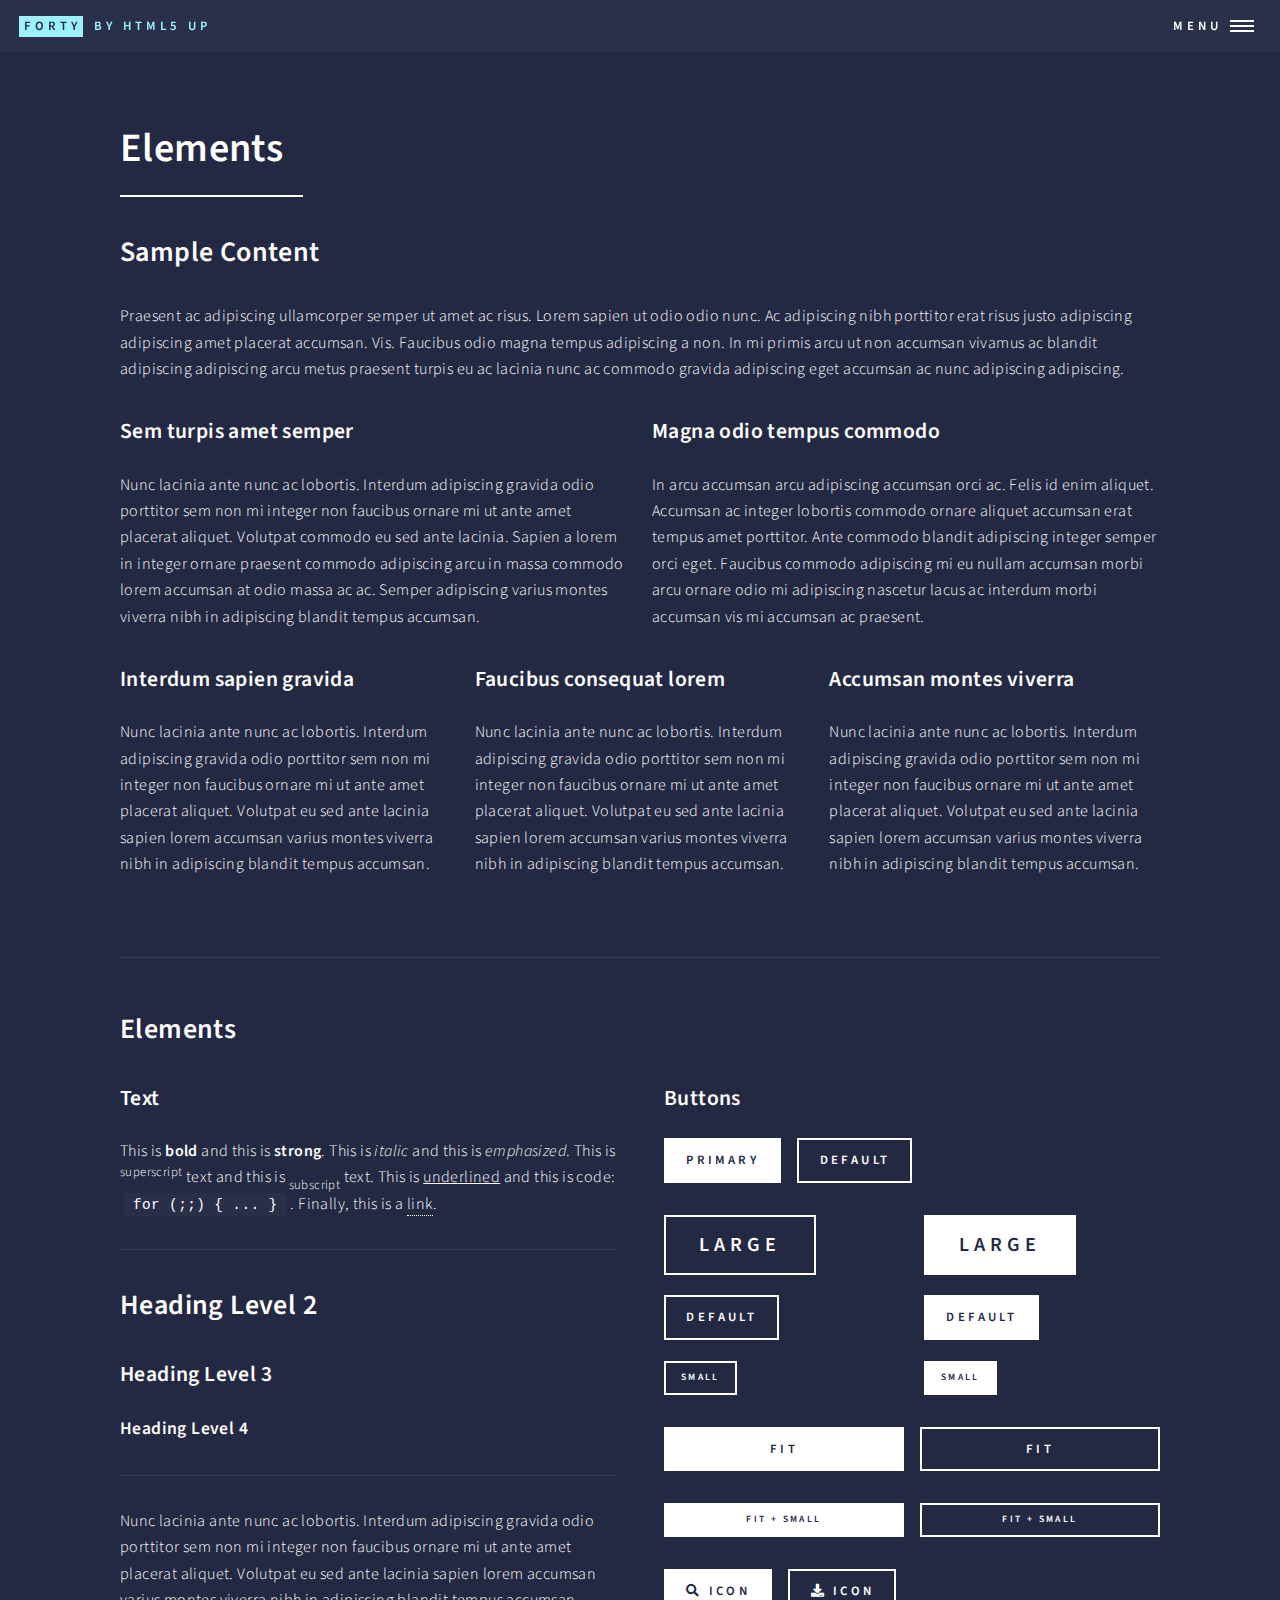
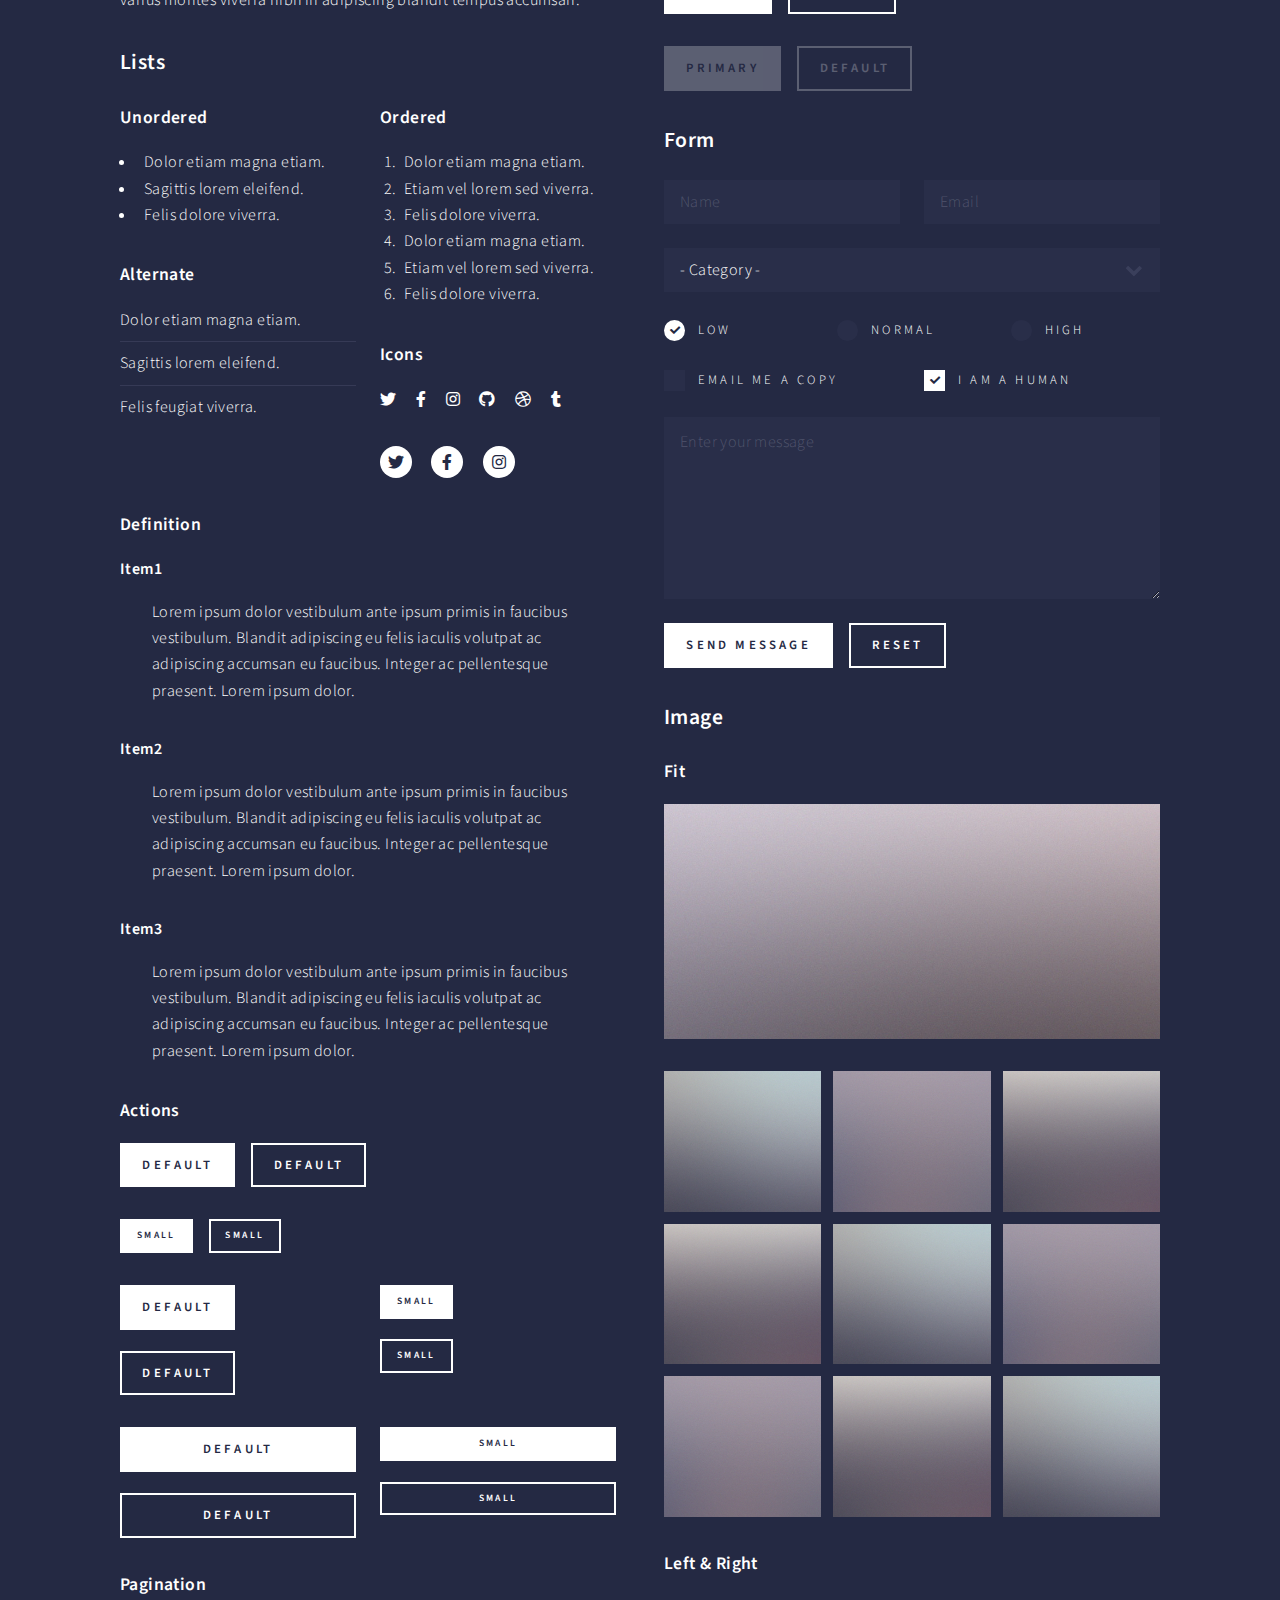
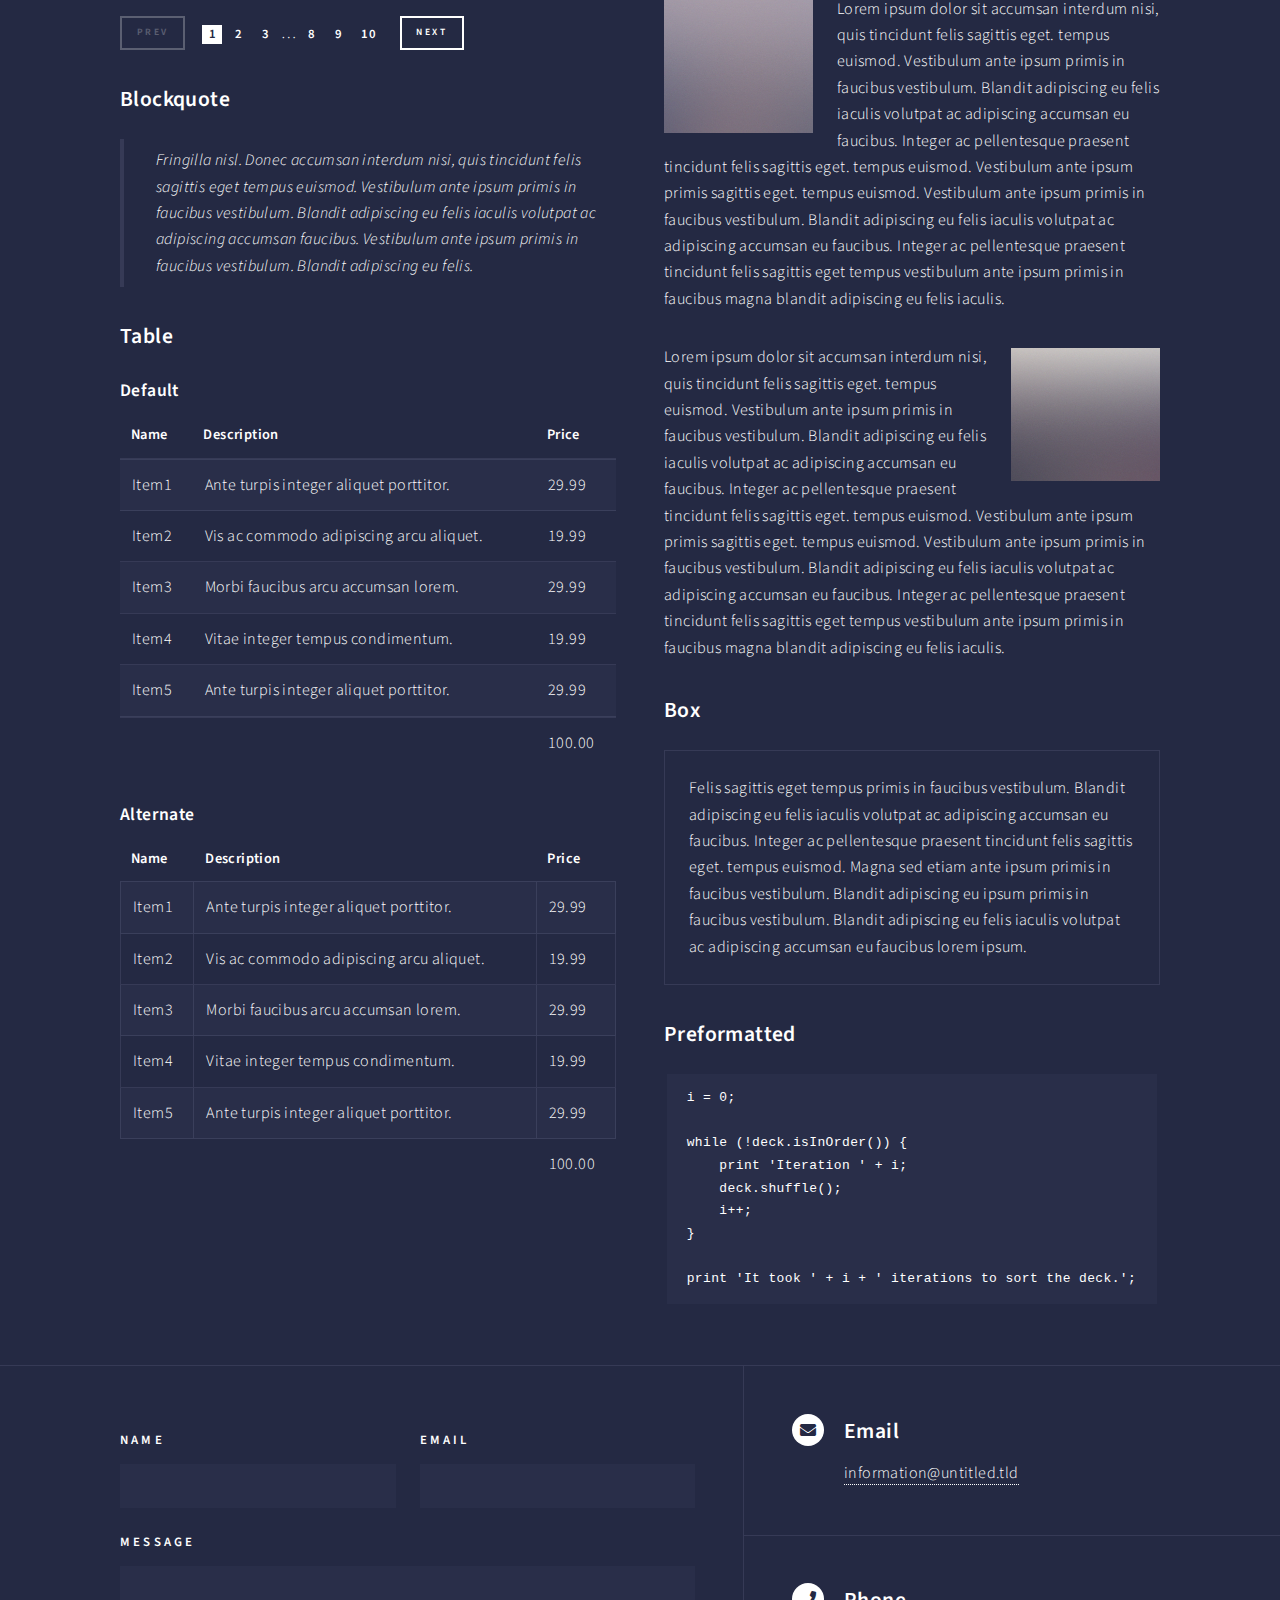
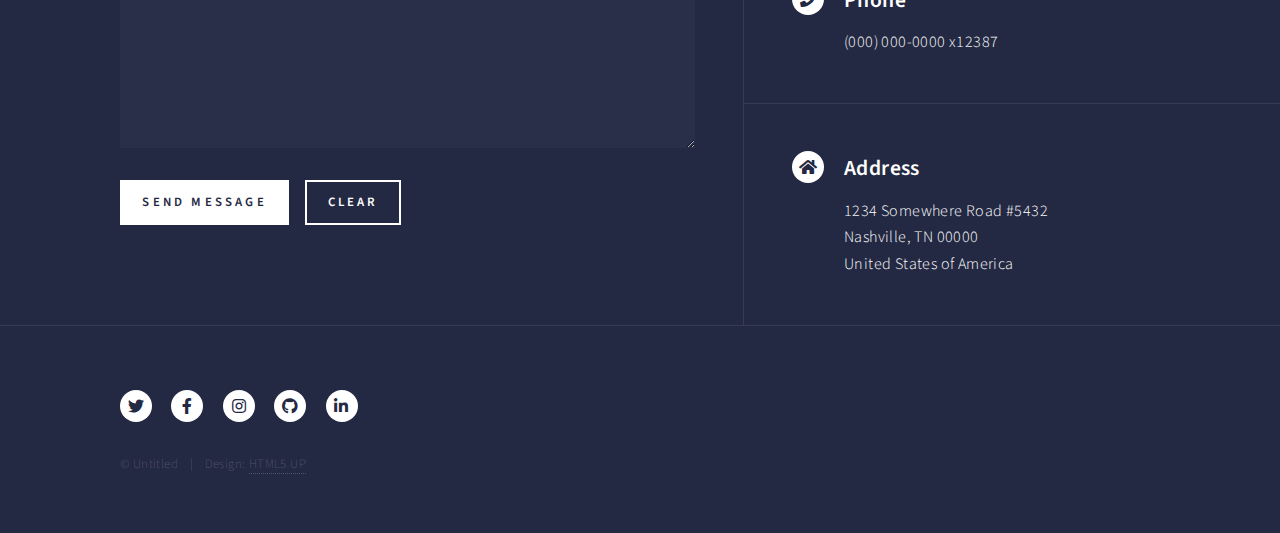
<file: elements.html>
<!DOCTYPE HTML>
<!--
	Forty by HTML5 UP
	html5up.net | @ajlkn
	Free for personal and commercial use under the CCA 3.0 license (html5up.net/license)
-->
<html>
	<head>
		<title>Elements - Forty by HTML5 UP</title>
		<meta charset="utf-8" />
		<meta name="viewport" content="width=device-width, initial-scale=1, user-scalable=no" />
		<link rel="stylesheet" href="assets/css/main.css" />
		<noscript><link rel="stylesheet" href="assets/css/noscript.css" /></noscript>
	</head>
	<body class="is-preload">

		<!-- Wrapper -->
			<div id="wrapper">

				<!-- Header -->
					<header id="header">
						<a href="index.html" class="logo"><strong>Forty</strong> <span>by HTML5 UP</span></a>
						<nav>
							<a href="#menu">Menu</a>
						</nav>
					</header>

				<!-- Menu -->
					<nav id="menu">
						<ul class="links">
							<li><a href="index.html">Home</a></li>
							<li><a href="landing.html">Landing</a></li>
							<li><a href="generic.html">Generic</a></li>
							<li><a href="elements.html">Elements</a></li>
						</ul>
						<ul class="actions stacked">
							<li><a href="#" class="button primary fit">Get Started</a></li>
							<li><a href="#" class="button fit">Log In</a></li>
						</ul>
					</nav>

				<!-- Main -->
					<div id="main" class="alt">

						<!-- One -->
							<section id="one">
								<div class="inner">
									<header class="major">
										<h1>Elements</h1>
									</header>

									<!-- Content -->
										<h2 id="content">Sample Content</h2>
										<p>Praesent ac adipiscing ullamcorper semper ut amet ac risus. Lorem sapien ut odio odio nunc. Ac adipiscing nibh porttitor erat risus justo adipiscing adipiscing amet placerat accumsan. Vis. Faucibus odio magna tempus adipiscing a non. In mi primis arcu ut non accumsan vivamus ac blandit adipiscing adipiscing arcu metus praesent turpis eu ac lacinia nunc ac commodo gravida adipiscing eget accumsan ac nunc adipiscing adipiscing.</p>
										<div class="row">
											<div class="col-6 col-12-small">
												<h3>Sem turpis amet semper</h3>
												<p>Nunc lacinia ante nunc ac lobortis. Interdum adipiscing gravida odio porttitor sem non mi integer non faucibus ornare mi ut ante amet placerat aliquet. Volutpat commodo eu sed ante lacinia. Sapien a lorem in integer ornare praesent commodo adipiscing arcu in massa commodo lorem accumsan at odio massa ac ac. Semper adipiscing varius montes viverra nibh in adipiscing blandit tempus accumsan.</p>
											</div>
											<div class="col-6 col-12-small">
												<h3>Magna odio tempus commodo</h3>
												<p>In arcu accumsan arcu adipiscing accumsan orci ac. Felis id enim aliquet. Accumsan ac integer lobortis commodo ornare aliquet accumsan erat tempus amet porttitor. Ante commodo blandit adipiscing integer semper orci eget. Faucibus commodo adipiscing mi eu nullam accumsan morbi arcu ornare odio mi adipiscing nascetur lacus ac interdum morbi accumsan vis mi accumsan ac praesent.</p>
											</div>
											<!-- Break -->
											<div class="col-4 col-12-medium">
												<h3>Interdum sapien gravida</h3>
												<p>Nunc lacinia ante nunc ac lobortis. Interdum adipiscing gravida odio porttitor sem non mi integer non faucibus ornare mi ut ante amet placerat aliquet. Volutpat eu sed ante lacinia sapien lorem accumsan varius montes viverra nibh in adipiscing blandit tempus accumsan.</p>
											</div>
											<div class="col-4 col-12-medium">
												<h3>Faucibus consequat lorem</h3>
												<p>Nunc lacinia ante nunc ac lobortis. Interdum adipiscing gravida odio porttitor sem non mi integer non faucibus ornare mi ut ante amet placerat aliquet. Volutpat eu sed ante lacinia sapien lorem accumsan varius montes viverra nibh in adipiscing blandit tempus accumsan.</p>
											</div>
											<div class="col-4 col-12-medium">
												<h3>Accumsan montes viverra</h3>
												<p>Nunc lacinia ante nunc ac lobortis. Interdum adipiscing gravida odio porttitor sem non mi integer non faucibus ornare mi ut ante amet placerat aliquet. Volutpat eu sed ante lacinia sapien lorem accumsan varius montes viverra nibh in adipiscing blandit tempus accumsan.</p>
											</div>
										</div>

									<hr class="major" />

									<!-- Elements -->
										<h2 id="elements">Elements</h2>
										<div class="row gtr-200">
											<div class="col-6 col-12-medium">

												<!-- Text stuff -->
													<h3>Text</h3>
													<p>This is <b>bold</b> and this is <strong>strong</strong>. This is <i>italic</i> and this is <em>emphasized</em>.
													This is <sup>superscript</sup> text and this is <sub>subscript</sub> text.
													This is <u>underlined</u> and this is code: <code>for (;;) { ... }</code>.
													Finally, this is a <a href="#">link</a>.</p>
													<hr />
													<h2>Heading Level 2</h2>
													<h3>Heading Level 3</h3>
													<h4>Heading Level 4</h4>
													<hr />
													<p>Nunc lacinia ante nunc ac lobortis. Interdum adipiscing gravida odio porttitor sem non mi integer non faucibus ornare mi ut ante amet placerat aliquet. Volutpat eu sed ante lacinia sapien lorem accumsan varius montes viverra nibh in adipiscing blandit tempus accumsan.</p>

												<!-- Lists -->
													<h3>Lists</h3>
													<div class="row">
														<div class="col-6 col-12-small">

															<h4>Unordered</h4>
															<ul>
																<li>Dolor etiam magna etiam.</li>
																<li>Sagittis lorem eleifend.</li>
																<li>Felis dolore viverra.</li>
															</ul>

															<h4>Alternate</h4>
															<ul class="alt">
																<li>Dolor etiam magna etiam.</li>
																<li>Sagittis lorem eleifend.</li>
																<li>Felis feugiat viverra.</li>
															</ul>

														</div>
														<div class="col-6 col-12-small">

															<h4>Ordered</h4>
															<ol>
																<li>Dolor etiam magna etiam.</li>
																<li>Etiam vel lorem sed viverra.</li>
																<li>Felis dolore viverra.</li>
																<li>Dolor etiam magna etiam.</li>
																<li>Etiam vel lorem sed viverra.</li>
																<li>Felis dolore viverra.</li>
															</ol>

															<h4>Icons</h4>
															<ul class="icons">
																<li><a href="#" class="icon brands fa-twitter"><span class="label">Twitter</span></a></li>
																<li><a href="#" class="icon brands fa-facebook-f"><span class="label">Facebook</span></a></li>
																<li><a href="#" class="icon brands fa-instagram"><span class="label">Instagram</span></a></li>
																<li><a href="#" class="icon brands fa-github"><span class="label">Github</span></a></li>
																<li><a href="#" class="icon brands fa-dribbble"><span class="label">Dribbble</span></a></li>
																<li><a href="#" class="icon brands fa-tumblr"><span class="label">Tumblr</span></a></li>
															</ul>
															<ul class="icons">
																<li><a href="#" class="icon brands alt fa-twitter"><span class="label">Twitter</span></a></li>
																<li><a href="#" class="icon brands alt fa-facebook-f"><span class="label">Facebook</span></a></li>
																<li><a href="#" class="icon brands alt fa-instagram"><span class="label">Instagram</span></a></li>
															</ul>

														</div>
													</div>
													<h4>Definition</h4>
													<dl>
														<dt>Item1</dt>
														<dd>
															<p>Lorem ipsum dolor vestibulum ante ipsum primis in faucibus vestibulum. Blandit adipiscing eu felis iaculis volutpat ac adipiscing accumsan eu faucibus. Integer ac pellentesque praesent. Lorem ipsum dolor.</p>
														</dd>
														<dt>Item2</dt>
														<dd>
															<p>Lorem ipsum dolor vestibulum ante ipsum primis in faucibus vestibulum. Blandit adipiscing eu felis iaculis volutpat ac adipiscing accumsan eu faucibus. Integer ac pellentesque praesent. Lorem ipsum dolor.</p>
														</dd>
														<dt>Item3</dt>
														<dd>
															<p>Lorem ipsum dolor vestibulum ante ipsum primis in faucibus vestibulum. Blandit adipiscing eu felis iaculis volutpat ac adipiscing accumsan eu faucibus. Integer ac pellentesque praesent. Lorem ipsum dolor.</p>
														</dd>
													</dl>

													<h4>Actions</h4>
													<ul class="actions">
														<li><a href="#" class="button primary">Default</a></li>
														<li><a href="#" class="button">Default</a></li>
													</ul>
													<ul class="actions small">
														<li><a href="#" class="button primary small">Small</a></li>
														<li><a href="#" class="button small">Small</a></li>
													</ul>
													<div class="row">
														<div class="col-6 col-12-small">
															<ul class="actions stacked">
																<li><a href="#" class="button primary">Default</a></li>
																<li><a href="#" class="button">Default</a></li>
															</ul>
														</div>
														<div class="col-6 col-12-small">
															<ul class="actions stacked">
																<li><a href="#" class="button primary small">Small</a></li>
																<li><a href="#" class="button small">Small</a></li>
															</ul>
														</div>
														<div class="col-6 col-12-small">
															<ul class="actions stacked">
																<li><a href="#" class="button primary fit">Default</a></li>
																<li><a href="#" class="button fit">Default</a></li>
															</ul>
														</div>
														<div class="col-6 col-12-small">
															<ul class="actions stacked">
																<li><a href="#" class="button primary small fit">Small</a></li>
																<li><a href="#" class="button small fit">Small</a></li>
															</ul>
														</div>
													</div>

													<h4>Pagination</h4>
													<ul class="pagination">
														<li><span class="button small disabled">Prev</span></li>
														<li><a href="#" class="page active">1</a></li>
														<li><a href="#" class="page">2</a></li>
														<li><a href="#" class="page">3</a></li>
														<li><span>&hellip;</span></li>
														<li><a href="#" class="page">8</a></li>
														<li><a href="#" class="page">9</a></li>
														<li><a href="#" class="page">10</a></li>
														<li><a href="#" class="button small">Next</a></li>
													</ul>

												<!-- Blockquote -->
													<h3>Blockquote</h3>
													<blockquote>Fringilla nisl. Donec accumsan interdum nisi, quis tincidunt felis sagittis eget tempus euismod. Vestibulum ante ipsum primis in faucibus vestibulum. Blandit adipiscing eu felis iaculis volutpat ac adipiscing accumsan faucibus. Vestibulum ante ipsum primis in faucibus vestibulum. Blandit adipiscing eu felis.</blockquote>

												<!-- Table -->
													<h3>Table</h3>

													<h4>Default</h4>
													<div class="table-wrapper">
														<table>
															<thead>
																<tr>
																	<th>Name</th>
																	<th>Description</th>
																	<th>Price</th>
																</tr>
															</thead>
															<tbody>
																<tr>
																	<td>Item1</td>
																	<td>Ante turpis integer aliquet porttitor.</td>
																	<td>29.99</td>
																</tr>
																<tr>
																	<td>Item2</td>
																	<td>Vis ac commodo adipiscing arcu aliquet.</td>
																	<td>19.99</td>
																</tr>
																<tr>
																	<td>Item3</td>
																	<td> Morbi faucibus arcu accumsan lorem.</td>
																	<td>29.99</td>
																</tr>
																<tr>
																	<td>Item4</td>
																	<td>Vitae integer tempus condimentum.</td>
																	<td>19.99</td>
																</tr>
																<tr>
																	<td>Item5</td>
																	<td>Ante turpis integer aliquet porttitor.</td>
																	<td>29.99</td>
																</tr>
															</tbody>
															<tfoot>
																<tr>
																	<td colspan="2"></td>
																	<td>100.00</td>
																</tr>
															</tfoot>
														</table>
													</div>

													<h4>Alternate</h4>
													<div class="table-wrapper">
														<table class="alt">
															<thead>
																<tr>
																	<th>Name</th>
																	<th>Description</th>
																	<th>Price</th>
																</tr>
															</thead>
															<tbody>
																<tr>
																	<td>Item1</td>
																	<td>Ante turpis integer aliquet porttitor.</td>
																	<td>29.99</td>
																</tr>
																<tr>
																	<td>Item2</td>
																	<td>Vis ac commodo adipiscing arcu aliquet.</td>
																	<td>19.99</td>
																</tr>
																<tr>
																	<td>Item3</td>
																	<td> Morbi faucibus arcu accumsan lorem.</td>
																	<td>29.99</td>
																</tr>
																<tr>
																	<td>Item4</td>
																	<td>Vitae integer tempus condimentum.</td>
																	<td>19.99</td>
																</tr>
																<tr>
																	<td>Item5</td>
																	<td>Ante turpis integer aliquet porttitor.</td>
																	<td>29.99</td>
																</tr>
															</tbody>
															<tfoot>
																<tr>
																	<td colspan="2"></td>
																	<td>100.00</td>
																</tr>
															</tfoot>
														</table>
													</div>

											</div>
											<div class="col-6 col-12-medium">

												<!-- Buttons -->
													<h3>Buttons</h3>
													<ul class="actions">
														<li><a href="#" class="button primary">Primary</a></li>
														<li><a href="#" class="button">Default</a></li>
													</ul>
													<div class="row">
														<div class="col-6 col-12-xsmall">
															<ul class="actions stacked">
																<li><a href="#" class="button large">Large</a></li>
																<li><a href="#" class="button">Default</a></li>
																<li><a href="#" class="button small">Small</a></li>
															</ul>
														</div>
														<div class="col-6 col-12-xsmall">
															<ul class="actions stacked">
																<li><a href="#" class="button primary large">Large</a></li>
																<li><a href="#" class="button primary">Default</a></li>
																<li><a href="#" class="button primary small">Small</a></li>
															</ul>
														</div>
													</div>
													<ul class="actions fit">
														<li><a href="#" class="button primary fit">Fit</a></li>
														<li><a href="#" class="button fit">Fit</a></li>
													</ul>
													<ul class="actions fit small">
														<li><a href="#" class="button primary fit small">Fit + Small</a></li>
														<li><a href="#" class="button fit small">Fit + Small</a></li>
													</ul>
													<ul class="actions">
														<li><a href="#" class="button primary icon solid fa-search">Icon</a></li>
														<li><a href="#" class="button icon solid fa-download">Icon</a></li>
													</ul>
													<ul class="actions">
														<li><span class="button primary disabled">Primary</span></li>
														<li><span class="button disabled">Default</span></li>
													</ul>

												<!-- Form -->
													<h3>Form</h3>

													<form method="post" action="#">
														<div class="row gtr-uniform">
															<div class="col-6 col-12-xsmall">
																<input type="text" name="demo-name" id="demo-name" value="" placeholder="Name" />
															</div>
															<div class="col-6 col-12-xsmall">
																<input type="email" name="demo-email" id="demo-email" value="" placeholder="Email" />
															</div>
															<!-- Break -->
															<div class="col-12">
																<select name="demo-category" id="demo-category">
																	<option value="">- Category -</option>
																	<option value="1">Manufacturing</option>
																	<option value="1">Shipping</option>
																	<option value="1">Administration</option>
																	<option value="1">Human Resources</option>
																</select>
															</div>
															<!-- Break -->
															<div class="col-4 col-12-small">
																<input type="radio" id="demo-priority-low" name="demo-priority" checked>
																<label for="demo-priority-low">Low</label>
															</div>
															<div class="col-4 col-12-small">
																<input type="radio" id="demo-priority-normal" name="demo-priority">
																<label for="demo-priority-normal">Normal</label>
															</div>
															<div class="col-4 col-12-small">
																<input type="radio" id="demo-priority-high" name="demo-priority">
																<label for="demo-priority-high">High</label>
															</div>
															<!-- Break -->
															<div class="col-6 col-12-small">
																<input type="checkbox" id="demo-copy" name="demo-copy">
																<label for="demo-copy">Email me a copy</label>
															</div>
															<div class="col-6 col-12-small">
																<input type="checkbox" id="demo-human" name="demo-human" checked>
																<label for="demo-human">I am a human</label>
															</div>
															<!-- Break -->
															<div class="col-12">
																<textarea name="demo-message" id="demo-message" placeholder="Enter your message" rows="6"></textarea>
															</div>
															<!-- Break -->
															<div class="col-12">
																<ul class="actions">
																	<li><input type="submit" value="Send Message" class="primary" /></li>
																	<li><input type="reset" value="Reset" /></li>
																</ul>
															</div>
														</div>
													</form>

												<!-- Image -->
													<h3>Image</h3>

													<h4>Fit</h4>
													<span class="image fit"><img src="images/pic03.jpg" alt="" /></span>
													<div class="box alt">
														<div class="row gtr-50 gtr-uniform">
															<div class="col-4"><span class="image fit"><img src="images/pic08.jpg" alt="" /></span></div>
															<div class="col-4"><span class="image fit"><img src="images/pic09.jpg" alt="" /></span></div>
															<div class="col-4"><span class="image fit"><img src="images/pic10.jpg" alt="" /></span></div>
															<!-- Break -->
															<div class="col-4"><span class="image fit"><img src="images/pic10.jpg" alt="" /></span></div>
															<div class="col-4"><span class="image fit"><img src="images/pic08.jpg" alt="" /></span></div>
															<div class="col-4"><span class="image fit"><img src="images/pic09.jpg" alt="" /></span></div>
															<!-- Break -->
															<div class="col-4"><span class="image fit"><img src="images/pic09.jpg" alt="" /></span></div>
															<div class="col-4"><span class="image fit"><img src="images/pic10.jpg" alt="" /></span></div>
															<div class="col-4"><span class="image fit"><img src="images/pic08.jpg" alt="" /></span></div>
														</div>
													</div>

													<h4>Left &amp; Right</h4>
													<p><span class="image left"><img src="images/pic09.jpg" alt="" /></span>Lorem ipsum dolor sit accumsan interdum nisi, quis tincidunt felis sagittis eget. tempus euismod. Vestibulum ante ipsum primis in faucibus vestibulum. Blandit adipiscing eu felis iaculis volutpat ac adipiscing accumsan eu faucibus. Integer ac pellentesque praesent tincidunt felis sagittis eget. tempus euismod. Vestibulum ante ipsum primis sagittis eget. tempus euismod. Vestibulum ante ipsum primis in faucibus vestibulum. Blandit adipiscing eu felis iaculis volutpat ac adipiscing accumsan eu faucibus. Integer ac pellentesque praesent tincidunt felis sagittis eget tempus vestibulum ante ipsum primis in faucibus magna blandit adipiscing eu felis iaculis.</p>
													<p><span class="image right"><img src="images/pic10.jpg" alt="" /></span>Lorem ipsum dolor sit accumsan interdum nisi, quis tincidunt felis sagittis eget. tempus euismod. Vestibulum ante ipsum primis in faucibus vestibulum. Blandit adipiscing eu felis iaculis volutpat ac adipiscing accumsan eu faucibus. Integer ac pellentesque praesent tincidunt felis sagittis eget. tempus euismod. Vestibulum ante ipsum primis sagittis eget. tempus euismod. Vestibulum ante ipsum primis in faucibus vestibulum. Blandit adipiscing eu felis iaculis volutpat ac adipiscing accumsan eu faucibus. Integer ac pellentesque praesent tincidunt felis sagittis eget tempus vestibulum ante ipsum primis in faucibus magna blandit adipiscing eu felis iaculis.</p>

												<!-- Box -->
													<h3>Box</h3>
													<div class="box">
														<p>Felis sagittis eget tempus primis in faucibus vestibulum. Blandit adipiscing eu felis iaculis volutpat ac adipiscing accumsan eu faucibus. Integer ac pellentesque praesent tincidunt felis sagittis eget. tempus euismod. Magna sed etiam ante ipsum primis in faucibus vestibulum. Blandit adipiscing eu ipsum primis in faucibus vestibulum. Blandit adipiscing eu felis iaculis volutpat ac adipiscing accumsan eu faucibus lorem ipsum.</p>
													</div>

												<!-- Preformatted Code -->
													<h3>Preformatted</h3>
													<pre><code>i = 0;

while (!deck.isInOrder()) {
    print 'Iteration ' + i;
    deck.shuffle();
    i++;
}

print 'It took ' + i + ' iterations to sort the deck.';
</code></pre>

											</div>
										</div>

								</div>
							</section>

					</div>

				<!-- Contact -->
					<section id="contact">
						<div class="inner">
							<section>
								<form method="post" action="#">
									<div class="fields">
										<div class="field half">
											<label for="name">Name</label>
											<input type="text" name="name" id="name" />
										</div>
										<div class="field half">
											<label for="email">Email</label>
											<input type="text" name="email" id="email" />
										</div>
										<div class="field">
											<label for="message">Message</label>
											<textarea name="message" id="message" rows="6"></textarea>
										</div>
									</div>
									<ul class="actions">
										<li><input type="submit" value="Send Message" class="primary" /></li>
										<li><input type="reset" value="Clear" /></li>
									</ul>
								</form>
							</section>
							<section class="split">
								<section>
									<div class="contact-method">
										<span class="icon solid alt fa-envelope"></span>
										<h3>Email</h3>
										<a href="#">information@untitled.tld</a>
									</div>
								</section>
								<section>
									<div class="contact-method">
										<span class="icon solid alt fa-phone"></span>
										<h3>Phone</h3>
										<span>(000) 000-0000 x12387</span>
									</div>
								</section>
								<section>
									<div class="contact-method">
										<span class="icon solid alt fa-home"></span>
										<h3>Address</h3>
										<span>1234 Somewhere Road #5432<br />
										Nashville, TN 00000<br />
										United States of America</span>
									</div>
								</section>
							</section>
						</div>
					</section>

				<!-- Footer -->
					<footer id="footer">
						<div class="inner">
							<ul class="icons">
								<li><a href="#" class="icon brands alt fa-twitter"><span class="label">Twitter</span></a></li>
								<li><a href="#" class="icon brands alt fa-facebook-f"><span class="label">Facebook</span></a></li>
								<li><a href="#" class="icon brands alt fa-instagram"><span class="label">Instagram</span></a></li>
								<li><a href="#" class="icon brands alt fa-github"><span class="label">GitHub</span></a></li>
								<li><a href="#" class="icon brands alt fa-linkedin-in"><span class="label">LinkedIn</span></a></li>
							</ul>
							<ul class="copyright">
								<li>&copy; Untitled</li><li>Design: <a href="https://html5up.net">HTML5 UP</a></li>
							</ul>
						</div>
					</footer>

			</div>

		<!-- Scripts -->
			<script src="assets/js/jquery.min.js"></script>
			<script src="assets/js/jquery.scrolly.min.js"></script>
			<script src="assets/js/jquery.scrollex.min.js"></script>
			<script src="assets/js/browser.min.js"></script>
			<script src="assets/js/breakpoints.min.js"></script>
			<script src="assets/js/util.js"></script>
			<script src="assets/js/main.js"></script>

	</body>
</html>
</file>
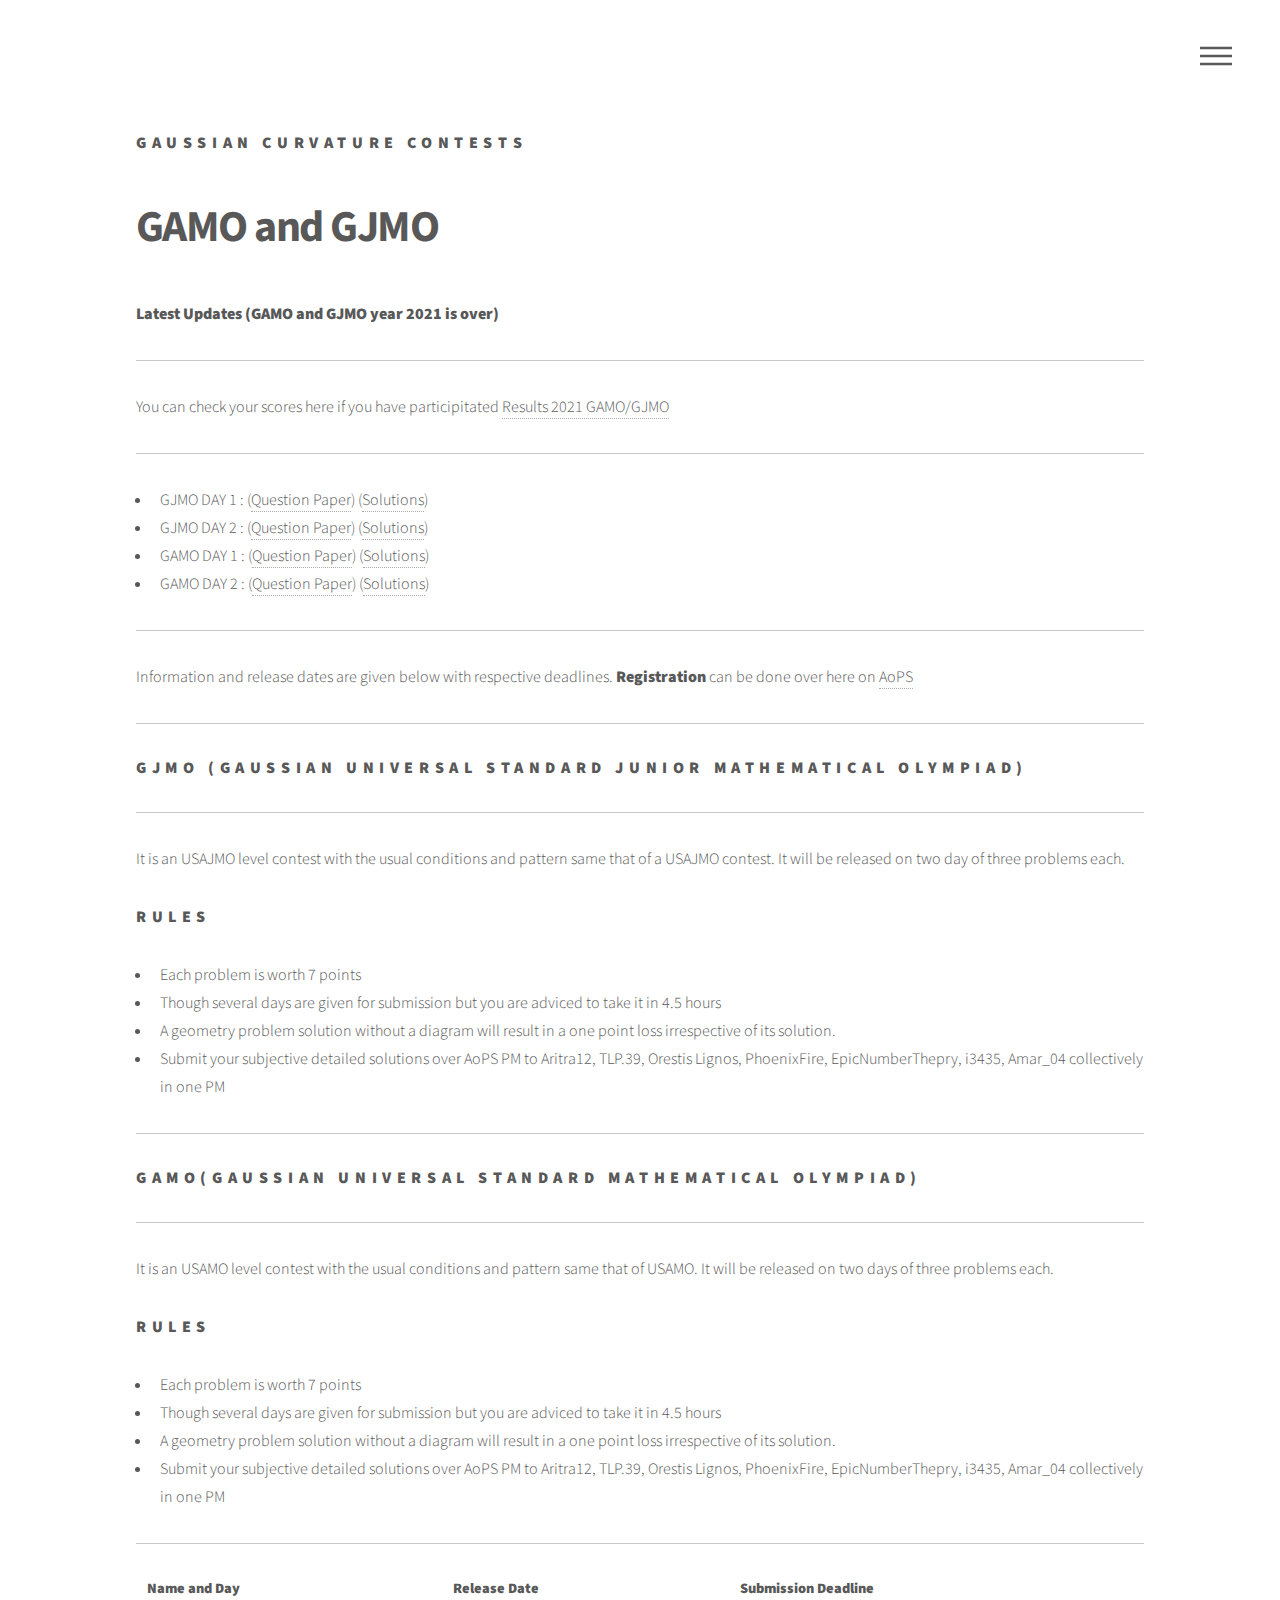
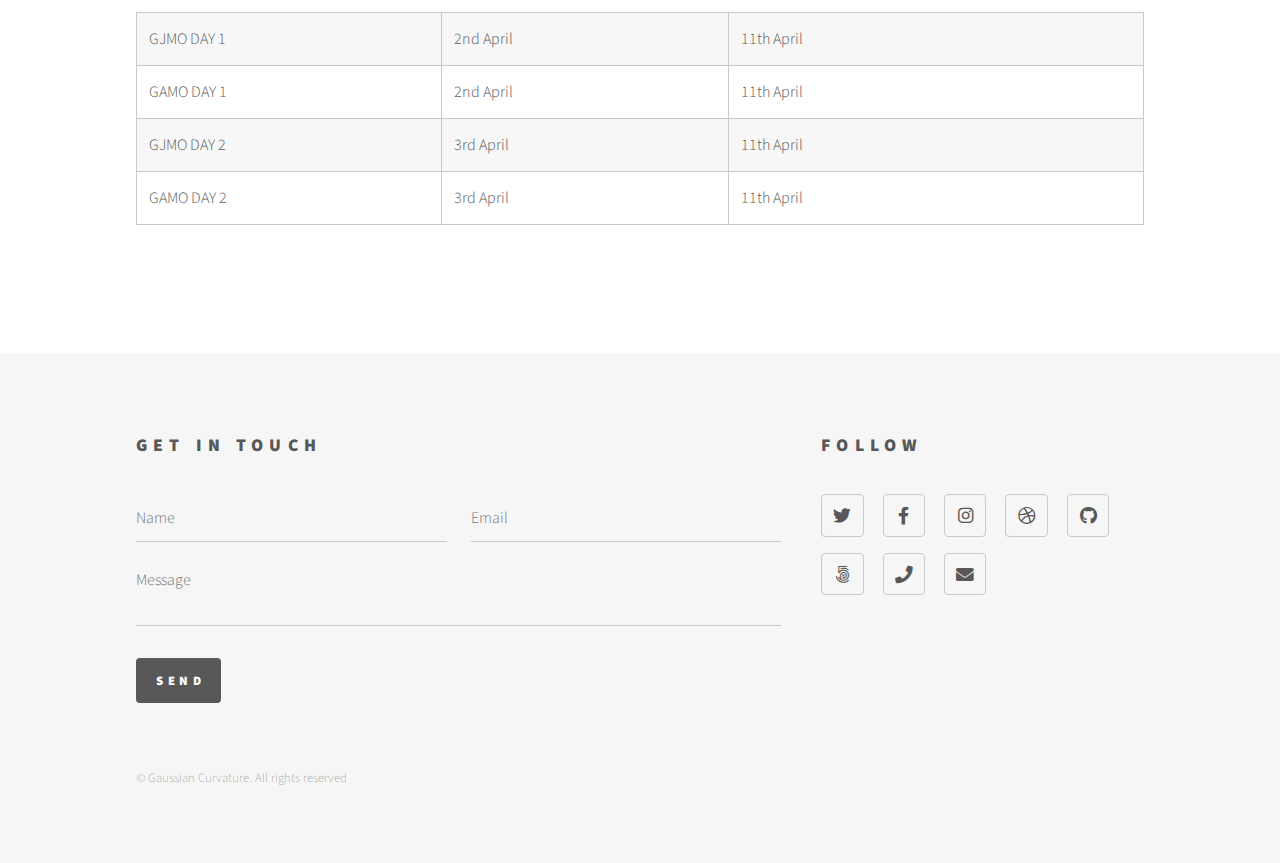
<file: generic.html>
<!DOCTYPE HTML>
<!--
	Phantom by HTML5 UP
	html5up.net | @ajlkn
	Free for personal and commercial use under the CCA 3.0 license (html5up.net/license)
-->
<html>
	<head>
		<title>GC Contests</title>
		<meta charset="utf-8" />
		<meta name="viewport" content="width=device-width, initial-scale=1, user-scalable=no" />
		<link rel="stylesheet" href="assets1/css/main.css" />
		<noscript><link rel="stylesheet" href="assets1/css/noscript.css" /></noscript>
	</head>
	<body class="is-preload">
		<!-- Wrapper -->
			<div id="wrapper">

				<!-- Header -->
					<header id="header">
						<div class="inner">

							<!-- Logo -->
								<a href="index.html" class="logo">
									<span class="title">Gaussian Curvature Contests</span>
								</a>

							<!-- Nav -->
								<nav>
									<ul>
										<li><a href="#menu">Menu</a></li>
									</ul>
								</nav>

						</div>
					</header>

				<!-- Menu -->
					<nav id="menu">
						<ul class="links">
							<li><a href="index.html">Contests Home</a></li>
							<li><a href="https://aritra-12.github.io/">GC Home</a></li>
							<li><a href="landing.html">All contests</a></li>
							<li><a href="leaderboards1.html">GAMO/GJMO Leaderboard</a></li>
							<li><a href="gimo.html">GIMO</a></li>
							<li><a href="gimoleaderboard.html">GIMO Leaderboard</a></li>
							
							
						</ul>
						
					</nav>

				<!-- Main -->
					<div id="main">
						<div class="inner">
							<h1>GAMO and GJMO</h1>
							
							<p><b>Latest Updates (GAMO and GJMO  year 2021 is over) </b></p>
							<hr/>
							You can check your scores here if you have participitated <a href="https://gaussiancurvolympiads.github.io/leaderboards1.html"> Results 2021 GAMO/GJMO </a>
							<hr/>
							<ul>
								<li>GJMO DAY 1 : (<a href="Docs/GJMO_DAY_1_2nd_April_2021.pdf">Question Paper</a>) (<a href="Docs/Solution and Results (GAMO and GJMO) Booklet.pdf">Solutions</a>) </li>
												<li>GJMO DAY 2 :  (<a href="Docs/GJMO_DAY_2_3rd_April_2021.pdf">Question Paper</a>) (<a href="Docs/Solution and Results (GAMO and GJMO) Booklet.pdf">Solutions</a>)  </li>
									
							<li>GAMO DAY 1 : (<a href="Docs/GAMO_DAY_1_2nd_April_2021.pdf">Question Paper</a>) (<a href="Solution and Results (GAMO and GJMO) Booklet.pdf">Solutions</a>) </li>
												<li>GAMO DAY 2 :  (<a href="Docs/GAMO_DAY_2_3rd_April_2021.pdf">Question Paper</a>) (<a href="Docs/Solution and Results (GAMO and GJMO) Booklet.pdf">Solutions</a>)  </li></li>
									      		
							</ul>
							<hr/>
			 Information and release dates are given below with respective deadlines.
					<b>Registration</b> can be done over here on <a href="https://artofproblemsolving.com/community/c594864h2499651p21088868">AoPS</a>
<hr>						
<h3>GJMO (Gaussian Universal Standard Junior Mathematical Olympiad)</h3> <hr><p> It is an USAJMO  level contest with the usual conditions and pattern same that of a USAJMO contest. It will be released on two day
							of three problems each.</p>
							
							<h3>Rules</h3>
							<ul>
												<li>Each problem is worth 7 points </li>
												<li>Though several days are given for submission but you are adviced to take it in 4.5 hours</li>
												<li>A geometry problem solution without a diagram will result in a one point loss irrespective of its solution.</li>
			<li>Submit your subjective detailed solutions over AoPS PM to Aritra12, TLP.39, Orestis Lignos, PhoenixFire, EpicNumberThepry, i3435, Amar_04 collectively in one PM </li>
											</ul>
							
							

							<hr/><h3>GAMO(Gaussian Universal Standard  Mathematical Olympiad)</h3><hr/>
							<p>It is an USAMO  level contest with the usual conditions and pattern same that of USAMO. It will be released on two days of three problems each.</p>
                                                         <h3>Rules</h3>
							<ul>
												<li>Each problem is worth 7 points </li>
												<li>Though several days are given for submission but you are adviced to take it in 4.5 hours</li>
									<li>A geometry problem solution without a diagram will result in a one point loss irrespective of its solution.</li>
							<li>Submit your subjective detailed solutions over AoPS PM to Aritra12, TLP.39, Orestis Lignos, PhoenixFire, EpicNumberThepry, i3435, Amar_04 collectively in one PM</li>
									      		
							</ul>
							<hr/>
							<div class="table-wrapper">
	
										<table class="alt">
											<thead>
												<tr>
													<th>Name and Day</th>
													<th>Release Date</th>
													<th>Submission Deadline</th>
												</tr>
											</thead>
											<tbody>
												<tr>
													<td>GJMO DAY 1</td>
													<td>2nd April</td>
													<td>11th April</td>
												</tr>
												<tr>
													<td>GAMO DAY 1</td>
													<td>2nd April</td>
													<td>11th April</td>
												</tr>
												<tr>
													<td>GJMO DAY 2</td>
													<td>3rd April</td>
													<td>11th April</td>
												</tr>
												<tr>
													<td>GAMO DAY 2</td>
													<td>3rd April</td>
													<td>11th April</td>
												</tr>
												
											</tbody>
											
										</table>
									</div>



						</div>
					</div>

				<!-- Footer -->
					<footer id="footer">
						<div class="inner">
							<section>
								<h2>Get in touch</h2>
								<form method="post" action="#">
									<div class="fields">
										<div class="field half">
											<input type="text" name="name" id="name" placeholder="Name" />
										</div>
										<div class="field half">
											<input type="email" name="email" id="email" placeholder="Email" />
										</div>
										<div class="field">
											<textarea name="message" id="message" placeholder="Message"></textarea>
										</div>
									</div>
									<ul class="actions">
										<li><input type="submit" value="Send" class="primary" /></li>
									</ul>
								</form>
							</section>
							<section>
								<h2>Follow</h2>
								<ul class="icons">
									<li><a href="#" class="icon brands style2 fa-twitter"><span class="label">Twitter</span></a></li>
									<li><a href="#" class="icon brands style2 fa-facebook-f"><span class="label">Facebook</span></a></li>
									<li><a href="#" class="icon brands style2 fa-instagram"><span class="label">Instagram</span></a></li>
									<li><a href="#" class="icon brands style2 fa-dribbble"><span class="label">Dribbble</span></a></li>
									<li><a href="#" class="icon brands style2 fa-github"><span class="label">GitHub</span></a></li>
									<li><a href="#" class="icon brands style2 fa-500px"><span class="label">500px</span></a></li>
									<li><a href="#" class="icon solid style2 fa-phone"><span class="label">Phone</span></a></li>
									<li><a href="#" class="icon solid style2 fa-envelope"><span class="label">Email</span></a></li>
								</ul>
							</section>
							<ul class="copyright">
								<li>&copy; Gaussian Curvature. All rights reserved</li>
							</ul>
						</div>
					</footer>

			</div>

		<!-- Scripts -->
			<script src="assets1/js/jquery.min.js"></script>
			<script src="assets1/js/browser.min.js"></script>
			<script src="assets1/js/breakpoints.min.js"></script>
			<script src="assets1/js/util.js"></script>
			<script src="assets1/js/main.js"></script>

	</body>
</html>
</file>
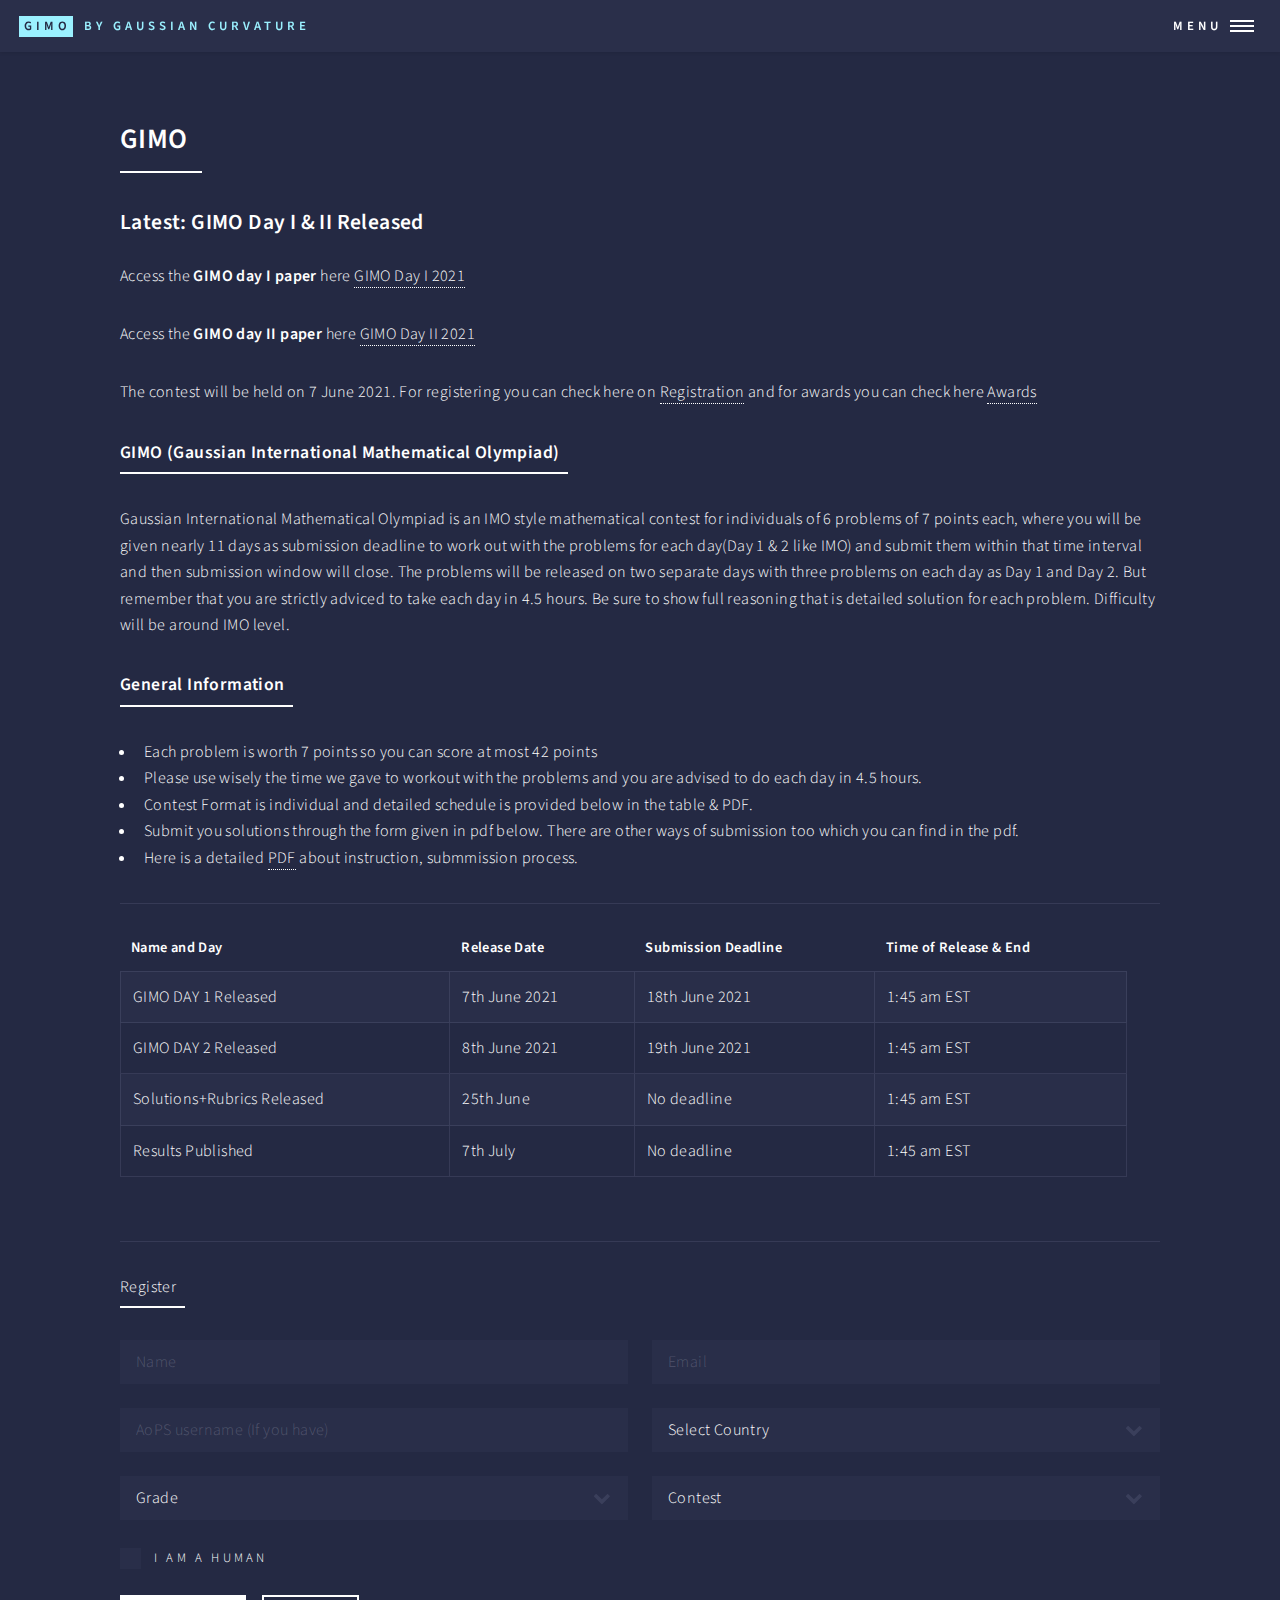
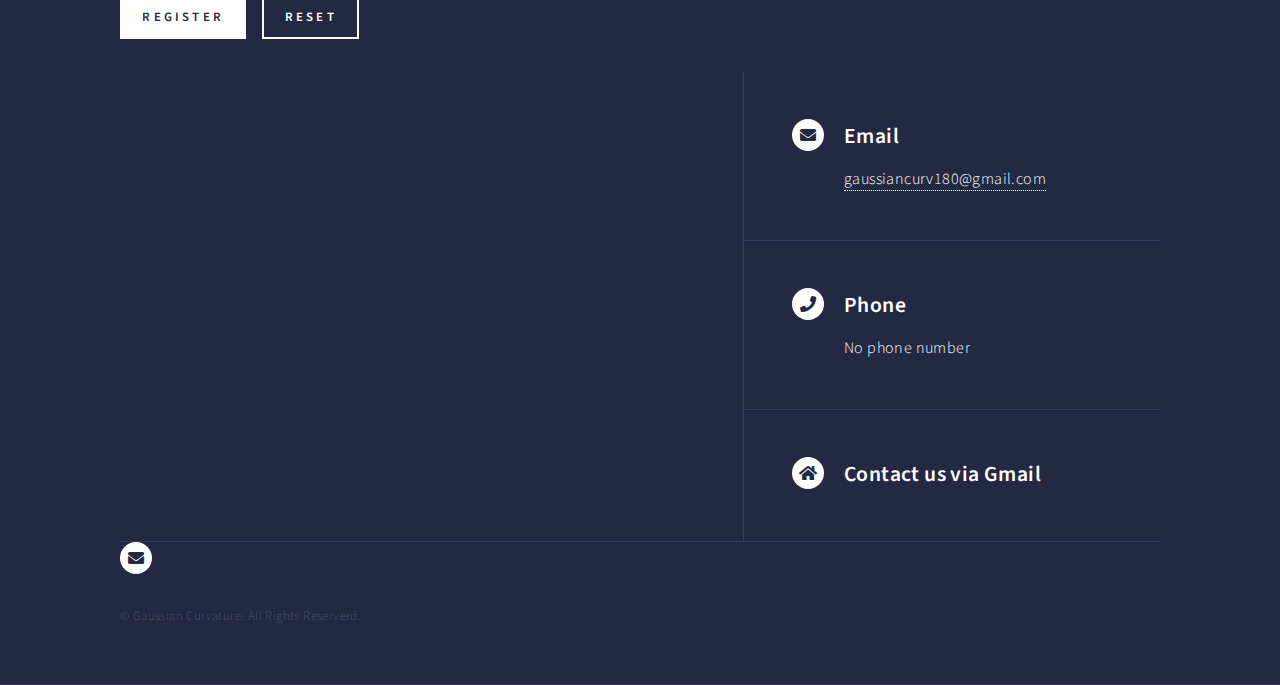
<file: gimo.html>
<!DOCTYPE HTML>
<!--
	Forty by HTML5 UP
	html5up.net | @ajlkn
	Free for personal and commercial use under the CCA 3.0 license (html5up.net/license)
-->
<html>
	<head>
		<title>GIMO</title>
		<meta charset="utf-8" />
		<meta name="viewport" content="width=device-width, initial-scale=1, user-scalable=no" />
		<link rel="stylesheet" href="assets/css/main.css" />
		<noscript><link rel="stylesheet" href="assets/css/noscript.css" /></noscript>
	</head>
	<body class="is-preload">

		<!-- Wrapper -->
			<div id="wrapper">

				<!-- Header -->
					<header id="header">
						<a href="index.html" class="logo"><strong>GIMO</strong> <span>by Gaussian Curvature</span></a>
						<nav>
							<a href="#menu">Menu</a>
						</nav>
					</header>

				<!-- Menu -->
					<nav id="menu">
						<ul class="links">
							
						        <li><a href="gimoregister.html">Register</a></li>
							<li><a href="gimoawards.html">Awards</a></li>
							<li><a href="sponsors.html">Sponsors</a></li>
							<li><a href="gimoleaderboard.html">GIMO Leaderboard</a></li>
							<li><a href="index.html">Contests Home</a></li>
							<li><a href="https://aritra-12.github.io/">GC Home</a></li>
						</ul>
						
					</nav>

				<!-- Main -->
					<div id="main" class="alt">

						<!-- One -->
							<section id="one">
								<div class="inner">
									<header class="major">
										<h2>GIMO</h2>
										</header>
										<h3><b> Latest: GIMO Day I & II Released </b></h3>
										
                                                                                <p>Access the <b>GIMO day I paper</b> here <a href="Docs/GIMO_2021_Day_1 (8).pdf"> GIMO Day I 2021</a>
									</p>
                                                                                <p>  Access the <b>GIMO day II paper</b> here <a href="Docs/GIMO DAY 2 2021 (2).pdf "> GIMO Day II 2021 </a>
                                                                            </p>
									
				<p>The contest will be held on 7 June 2021. For registering  you can check here on <a href="gimoregister.html">Registration</a> and for awards you can check here <a href="gimoawards.html">Awards</a></p>
					
									<header class="major"><h4>GIMO (Gaussian International Mathematical Olympiad)</h4></header><p> Gaussian International Mathematical Olympiad is an IMO style mathematical contest for individuals of 6 problems of 7 points each,
									where you will be  given nearly 11 days as submission deadline to work out with the problems for each day(Day 1 & 2 like IMO) and submit them within that time interval and then submission window will close. 
									The problems will be released on two separate days with three problems on each day as Day 1 and Day 2. But remember that you are strictly adviced  to take each day in 4.5 hours.
									Be sure to show full reasoning that is detailed solution for each problem. Difficulty will be around IMO level. </p>
							
									<header class="major"><h4><strong>General Information</strong></h4></header>
							<ul>
												<li> Each problem is worth 7 points so you can score at most 42 points </li>
												<li> Please use wisely the  time we gave to workout with the problems and you are advised to do each day in 4.5 hours. </li>
								                                <li> Contest Format is individual and detailed schedule  is provided below in the table & PDF.</li>
								                                <li> Submit you solutions through the form given in pdf below. There are other ways of submission too which you can find in the pdf. </li>
								                                <li> Here is a detailed <a href="Docs/GIMO Instructions Rules Shcedule.pdf">PDF</a> about instruction, submmission process.</li>
                                                                                                       
						</ul>
						
							<hr/>
							<div class="table-wrapper">
	
										<table class="alt">
											<thead>
												<tr>
													<th>Name and Day</th>
													<th>Release Date</th>
													<th>Submission Deadline</th>
													<th>Time of Release & End<th>
												</tr>
											</thead>
											<tbody>
												<tr>
													<td>GIMO DAY 1 Released</td>
													<td>7th June 2021</td>
													<td>18th June 2021</td>
													<td>1:45 am EST</td>
												</tr>
																							
												<tr>
													<td>GIMO DAY 2 Released</td>
													<td>8th June 2021</td>
													<td>19th June 2021</td>
													<td>1:45 am EST </td>
												</tr>
												<tr>
													<td>Solutions+Rubrics Released</td>
													<td>25th June</td>
													<td>No deadline</td>
													<td>1:45 am EST</td>
												</tr>
												<td>Results Published</td>
													<td>7th July</td>
													<td>No deadline</td>
													<td>1:45 am EST</td>
												
											</tbody>
											
										</table>
									</div>
									<hr/>
		<header class="major"> Register <h4>
									</header>
			
	                                                      <form method="post" action="https://formspree.io/f/xjvjyewk">
														<div class="row gtr-uniform">
															<div class="col-6 col-12-xsmall">
																<input type="text" name="name" id="name" value="" placeholder="Name" required>
															</div>
															<div class="col-6 col-12-xsmall">
																<input type="email" name="email" id="email" value="" placeholder="Email" required>
															</div>
															<div class="col-6 col-12-xsmall">
																<input type="text" name="AoPS username" id="AoPS Username" value="" placeholder="AoPS username (If you have)">
															</div>
															<div class="col-6 col-12-xsmall">
																<select name="Country" id="Country" required>
																	
														<option value="">Select Country</option><option value="AF">Afghanistan</option><option value="AX">Åland Islands</option><option value="AL">Albania</option><option value="DZ">Algeria</option><option value="AS">American Samoa</option><option value="AD">Andorra</option><option value="AO">Angola</option><option value="AI">Anguilla</option><option value="AQ">Antarctica</option><option value="AG">Antigua and Barbuda</option><option value="AR">Argentina</option><option value="AM">Armenia</option><option value="AW">Aruba</option><option value="AU">Australia</option><option value="AT">Austria</option><option value="AZ">Azerbaijan</option><option value="BS">Bahamas</option><option value="BH">Bahrain</option><option value="BD">Bangladesh</option><option value="BB">Barbados</option><option value="BY">Belarus</option><option value="BE">Belgium</option><option value="PW">Belau</option><option value="BZ">Belize</option><option value="BJ">Benin</option><option value="BM">Bermuda</option><option value="BT">Bhutan</option><option value="BO">Bolivia</option><option value="BQ">Bonaire, Saint Eustatius and Saba</option><option value="BA">Bosnia and Herzegovina</option><option value="BW">Botswana</option><option value="BV">Bouvet Island</option><option value="BR">Brazil</option><option value="IO">British Indian Ocean Territory</option><option value="VG">British Virgin Islands</option><option value="BN">Brunei</option><option value="BG">Bulgaria</option><option value="BF">Burkina Faso</option><option value="BI">Burundi</option><option value="KH">Cambodia</option><option value="CM">Cameroon</option><option value="CA">Canada</option><option value="CV">Cape Verde</option><option value="KY">Cayman Islands</option><option value="CF">Central African Republic</option><option value="TD">Chad</option><option value="CL">Chile</option><option value="CN">China</option><option value="CX">Christmas Island</option><option value="CC">Cocos (Keeling) Islands</option><option value="CO">Colombia</option><option value="KM">Comoros</option><option value="CG">Congo (Brazzaville)</option><option value="CD">Congo (Kinshasa)</option><option value="CK">Cook Islands</option><option value="CR">Costa Rica</option><option value="HR">Croatia</option><option value="CU">Cuba</option><option value="CW">Curaçao</option><option value="CY">Cyprus</option><option value="CZ">Czech Republic</option><option value="DK">Denmark</option><option value="DJ">Djibouti</option><option value="DM">Dominica</option><option value="DO">Dominican Republic</option><option value="EC">Ecuador</option><option value="EG">Egypt</option><option value="SV">El Salvador</option><option value="GQ">Equatorial Guinea</option><option value="ER">Eritrea</option><option value="EE">Estonia</option><option value="ET">Ethiopia</option><option value="FK">Falkland Islands</option><option value="FO">Faroe Islands</option><option value="FJ">Fiji</option><option value="FI">Finland</option><option value="FR">France</option><option value="GF">French Guiana</option><option value="PF">French Polynesia</option><option value="TF">French Southern Territories</option><option value="GA">Gabon</option><option value="GM">Gambia</option><option value="GE">Georgia</option><option value="DE">Germany</option><option value="GH">Ghana</option><option value="GI">Gibraltar</option><option value="GR">Greece</option><option value="GL">Greenland</option><option value="GD">Grenada</option><option value="GP">Guadeloupe</option><option value="GU">Guam</option><option value="GT">Guatemala</option><option value="GG">Guernsey</option><option value="GN">Guinea</option><option value="GW">Guinea-Bissau</option><option value="GY">Guyana</option><option value="HT">Haiti</option><option value="HM">Heard Island and McDonald Islands</option><option value="HN">Honduras</option><option value="HK">Hong Kong</option><option value="HU">Hungary</option><option value="IS">Iceland</option><option value="IN">India</option><option value="ID">Indonesia</option><option value="IR">Iran</option><option value="IQ">Iraq</option><option value="IE">Republic of Ireland</option><option value="IM">Isle of Man</option><option value="IL">Israel</option><option value="IT">Italy</option><option value="CI">Ivory Coast</option><option value="JM">Jamaica</option><option value="JP">Japan</option><option value="JE">Jersey</option><option value="JO">Jordan</option><option value="KZ">Kazakhstan</option><option value="KE">Kenya</option><option value="KI">Kiribati</option><option value="KW">Kuwait</option><option value="KG">Kyrgyzstan</option><option value="LA">Laos</option><option value="LV">Latvia</option><option value="LB">Lebanon</option><option value="LS">Lesotho</option><option value="LR">Liberia</option><option value="LY">Libya</option><option value="LI">Liechtenstein</option><option value="LT">Lithuania</option><option value="LU">Luxembourg</option><option value="MO">Macao S.A.R., China</option><option value="MK">Macedonia</option><option value="MG">Madagascar</option><option value="MW">Malawi</option><option value="MY">Malaysia</option><option value="MV">Maldives</option><option value="ML">Mali</option><option value="MT">Malta</option><option value="MH">Marshall Islands</option><option value="MQ">Martinique</option><option value="MR">Mauritania</option><option value="MU">Mauritius</option><option value="YT">Mayotte</option><option value="MX">Mexico</option><option value="FM">Micronesia</option><option value="MD">Moldova</option><option value="MC">Monaco</option><option value="MN">Mongolia</option><option value="ME">Montenegro</option><option value="MS">Montserrat</option><option value="MA">Morocco</option><option value="MZ">Mozambique</option><option value="MM">Myanmar</option><option value="NA">Namibia</option><option value="NR">Nauru</option><option value="NP">Nepal</option><option value="NL">Netherlands</option><option value="AN">Netherlands Antilles</option><option value="NC">New Caledonia</option><option value="NZ">New Zealand</option><option value="NI">Nicaragua</option><option value="NE">Niger</option><option value="NG">Nigeria</option><option value="NU">Niue</option><option value="NF">Norfolk Island</option><option value="MP">Northern Mariana Islands</option><option value="KP">North Korea</option><option value="NO">Norway</option><option value="OM">Oman</option><option value="PK">Pakistan</option><option value="PS">Palestinian Territory</option><option value="PA">Panama</option><option value="PG">Papua New Guinea</option><option value="PY">Paraguay</option><option value="PE">Peru</option><option value="PH">Philippines</option><option value="PN">Pitcairn</option><option value="PL">Poland</option><option value="PT">Portugal</option><option value="PR">Puerto Rico</option><option value="QA">Qatar</option><option value="RE">Reunion</option><option value="RO">Romania</option><option value="RU">Russia</option><option value="RW">Rwanda</option><option value="BL">Saint Barthélemy</option><option value="SH">Saint Helena</option><option value="KN">Saint Kitts and Nevis</option><option value="LC">Saint Lucia</option><option value="MF">Saint Martin (French part)</option><option value="SX">Saint Martin (Dutch part)</option><option value="PM">Saint Pierre and Miquelon</option><option value="VC">Saint Vincent and the Grenadines</option><option value="SM">San Marino</option><option value="ST">São Tomé and Príncipe</option><option value="SA">Saudi Arabia</option><option value="SN">Senegal</option><option value="RS">Serbia</option><option value="SC">Seychelles</option><option value="SL">Sierra Leone</option><option value="SG">Singapore</option><option value="SK">Slovakia</option><option value="SI">Slovenia</option><option value="SB">Solomon Islands</option><option value="SO">Somalia</option><option value="ZA">South Africa</option><option value="GS">South Georgia/Sandwich Islands</option><option value="KR">South Korea</option><option value="SS">South Sudan</option><option value="ES">Spain</option><option value="LK">Sri Lanka</option><option value="SD">Sudan</option><option value="SR">Suriname</option><option value="SJ">Svalbard and Jan Mayen</option><option value="SZ">Swaziland</option><option value="SE">Sweden</option><option value="CH">Switzerland</option><option value="SY">Syria</option><option value="TW">Taiwan</option><option value="TJ">Tajikistan</option><option value="TZ">Tanzania</option><option value="TH">Thailand</option><option value="TL">Timor-Leste</option><option value="TG">Togo</option><option value="TK">Tokelau</option><option value="TO">Tonga</option><option value="TT">Trinidad and Tobago</option><option value="TN">Tunisia</option><option value="TR">Turkey</option><option value="TM">Turkmenistan</option><option value="TC">Turks and Caicos Islands</option><option value="TV">Tuvalu</option><option value="UG">Uganda</option><option value="UA">Ukraine</option><option value="AE">United Arab Emirates</option><option value="GB">United Kingdom (UK)</option><option value="US">United States (US)</option><option value="UM">United States (US) Minor Outlying Islands</option><option value="VI">United States (US) Virgin Islands</option><option value="UY">Uruguay</option><option value="UZ">Uzbekistan</option><option value="VU">Vanuatu</option><option value="VA">Vatican</option><option value="VE">Venezuela</option><option value="VN">Vietnam</option><option value="WF">Wallis and Futuna</option><option value="EH">Western Sahara</option><option value="WS">Samoa</option><option value="YE">Yemen</option><option value="ZM">Zambia</option><option value="ZW">Zimbabwe</option></select>
															</div>
															<!-- Break -->
															<div class="col-6 col-12-xsmall">
																<select name="class" id="class" required>
																	<option value="">Grade</option>
																	<option value="12">12</option>
																	<option value="11">11</option>
																	<option value="10">10</option>
																	<option value="9">9</option>
																	<option value="8">8</option>
                                                                                                                                         <option value="8"><8</option>
																	<option value="College">College</option>
																</select>
															</div>
															<div class="col-6 col-12-xsmall">
																<select name="contest" id="contest" required>
																	<option value="">Contest</option>
																	<option value="1">GIMO</option>
																	
														</select>
															</div>
															<!-- Break -->
														<!-- Break -->
														
													<div class="col-6 col-12-small">
																<input type="checkbox" id="human" name="human">
																<label for="human">I am a human</label>
															</div>
															<!-- Break -->
														
														<!-- Break -->
															<div class="col-12">
																<ul class="actions">
																	<li><input type="submit" value="Register" class="primary"></li>
																	<li><input type="reset" value="Reset"></li>
																</ul>
															</div>
														</div>
													</form>
	
	
	
				<!-- Contact -->
					<section id="contact">
						<div class="inner">
							<section>
							
							</section>
							<section class="split">
								<section>
									<div class="contact-method">
										<span class="icon solid alt fa-envelope"></span>
										<h3>Email</h3>
										<a href="mailto:gaussiancurv180@gmail.com">gaussiancurv180@gmail.com</a>
									</div>
								</section>
								<section>
									<div class="contact-method">
										<span class="icon solid alt fa-phone"></span>
										<h3>Phone</h3>
										<span>No phone number</span>
									</div>
								</section>
								<section>
									<div class="contact-method">
										<span class="icon solid alt fa-home"></span>
										<h3>Contact us via Gmail</h3>
										
									</div>
								</section>
							</section>
						</div>
					</section>

				<!-- Footer -->
					<footer id="footer">
						<div class="inner">
							<ul class="icons">
								
								
								<li><a href="mailto:gaussiancurv180@gmail.com" class="icon solid alt fa-envelope"><span class="label">GC Mail</span></a></li>
								
							</ul>
							<ul class="copyright">
								<li>&copy; Gaussian Curvature. All Rights Reserverd.</li>
							</ul>
						</div>
					</footer>

			</div>

		<!-- Scripts -->
			<script src="assets/js/jquery.min.js"></script>
			<script src="assets/js/jquery.scrolly.min.js"></script>
			<script src="assets/js/jquery.scrollex.min.js"></script>
			<script src="assets/js/browser.min.js"></script>
			<script src="assets/js/breakpoints.min.js"></script>
			<script src="assets/js/util.js"></script>
			<script src="assets/js/main.js"></script>

	</body>
</html>
</file>
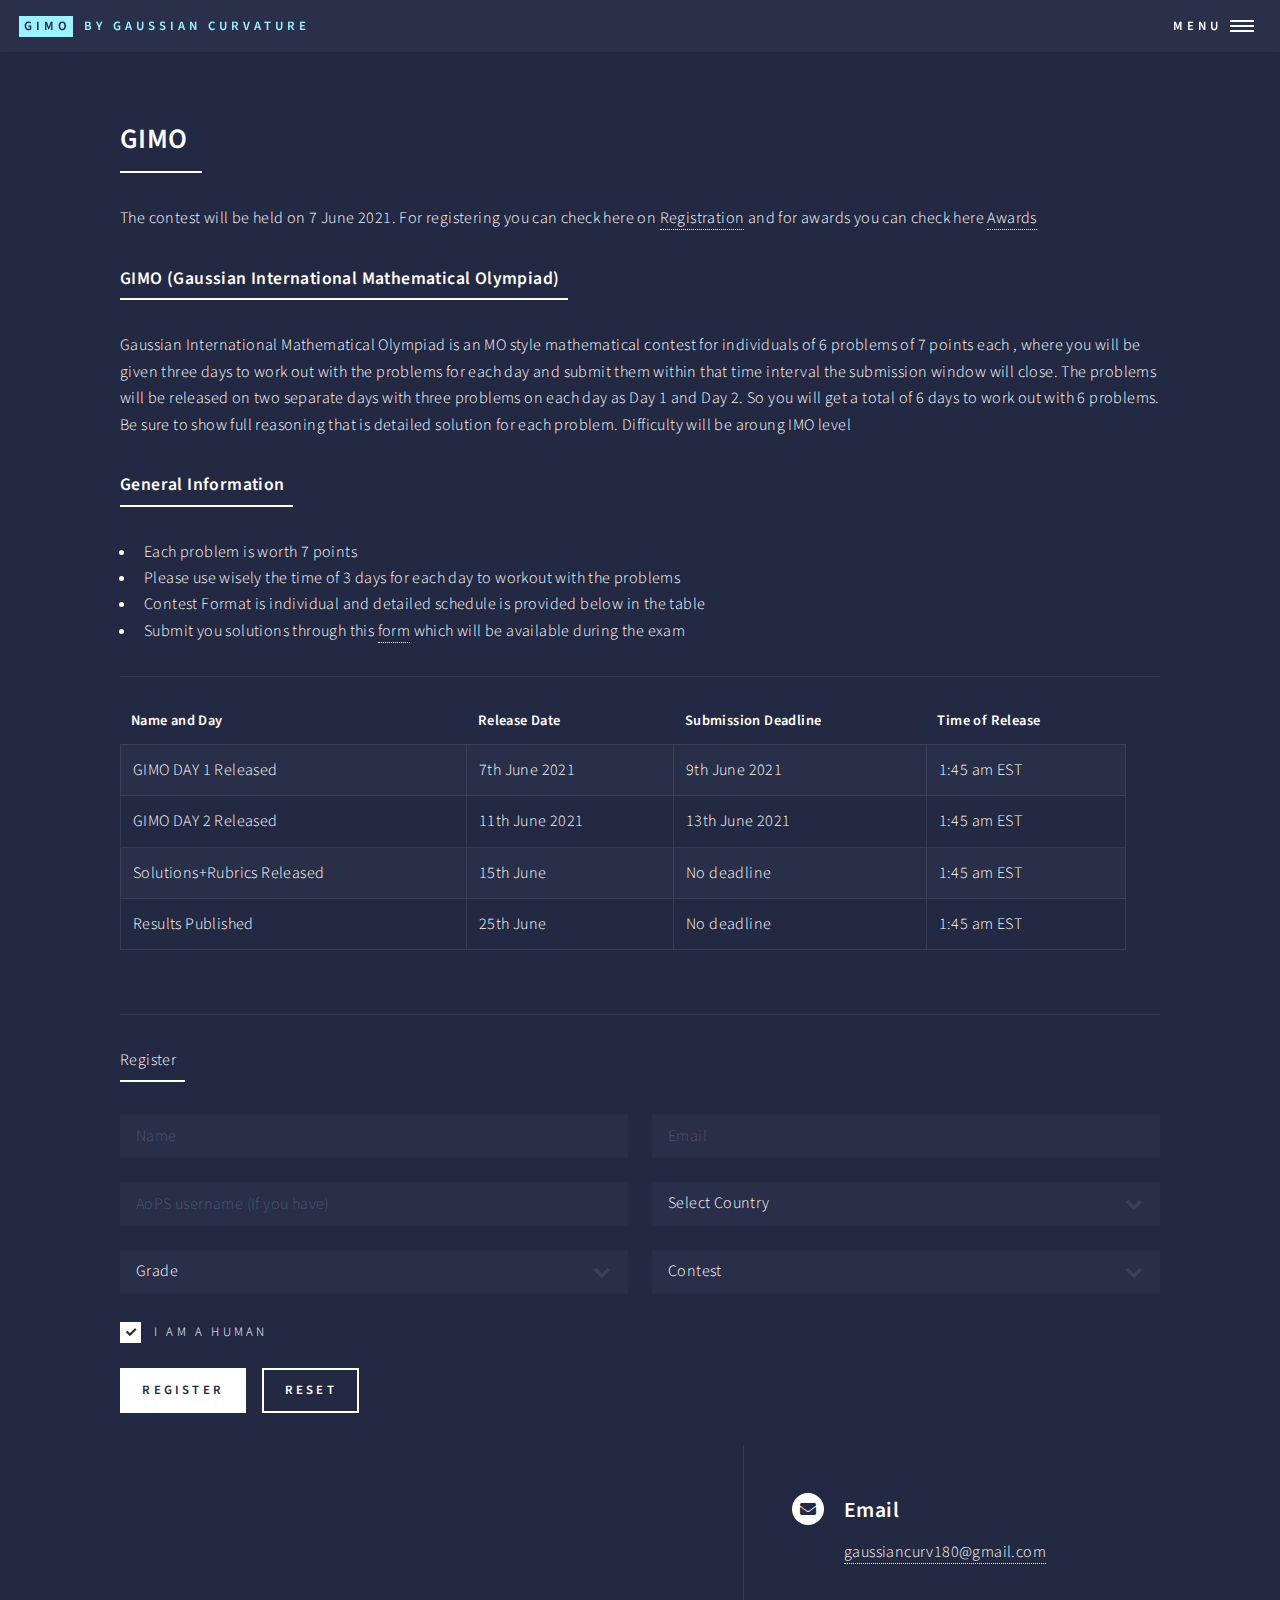
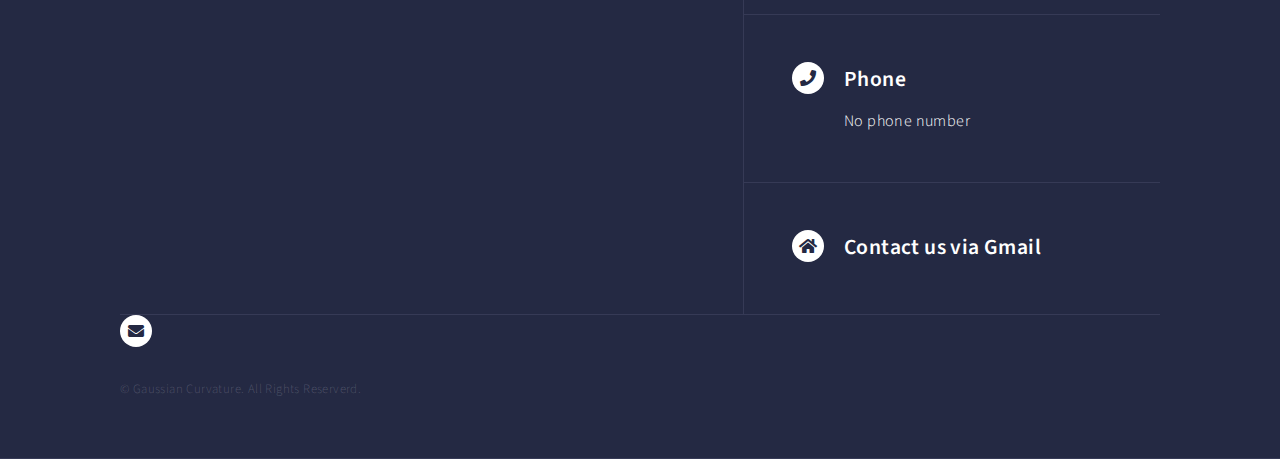
<file: gimo1.html>
<!DOCTYPE HTML>
<!--
	Forty by HTML5 UP
	html5up.net | @ajlkn
	Free for personal and commercial use under the CCA 3.0 license (html5up.net/license)
-->
<html>
	<head>
		<title>GIMO</title>
		<meta charset="utf-8" />
		<meta name="viewport" content="width=device-width, initial-scale=1, user-scalable=no" />
		<link rel="stylesheet" href="assets/css/main.css" />
		<noscript><link rel="stylesheet" href="assets/css/noscript.css" /></noscript>
	</head>
	<body class="is-preload">

		<!-- Wrapper -->
			<div id="wrapper">

				<!-- Header -->
					<header id="header">
						<a href="index.html" class="logo"><strong>GIMO</strong> <span>by Gaussian Curvature</span></a>
						<nav>
							<a href="#menu">Menu</a>
						</nav>
					</header>

				<!-- Menu -->
					<nav id="menu">
						<ul class="links">
							
						        
							<li><a href="landing.html">All contests</a></li>
							<li><a href="sponsors.html">Sponsors</a></li>
							<li><a href="gimoleaderboard.html">GIMO Leaderboard</a></li>
							<li><a href="index.html">Contests Home</a></li>
							<li><a href="https://aritra-12.github.io/">GC Home</a></li>
						</ul>
						
					</nav>

				<!-- Main -->
					<div id="main" class="alt">

						<!-- One -->
							<section id="one">
								<div class="inner">
									<header class="major">
										<h2>GIMO</h2>
									</header>
				<p>The contest will be held on 7 June 2021. For registering  you can check here on <a>Registration</a> and for awards you can check here <a>Awards</a></p>
					
									<header class="major"><h4>GIMO (Gaussian International Mathematical Olympiad)</h4></header><p> Gaussian International Mathematical Olympiad is an MO style mathematical contest for individuals of 6 problems of 7 points each , where you will be  given three days to work out with the problems for each day and submit them within that time interval the submission window will close. The problems will be released on two separate days with three problems on each day as Day 1 and Day 2. So you will get a total of 6 days to work out with 6 problems. Be sure to show full reasoning that is detailed solution for each problem. Difficulty will be aroung IMO level </p>
							
									<header class="major"><h4><strong>General Information</strong></h4></header>
							<ul>
												<li> Each problem is worth 7 points  </li>
												<li> Please use wisely the time of 3 days for each day to workout with the problems </li>
								                                <li> Contest Format is individual and detailed schedule  is provided below in the table</li>
								                                <li> Submit you solutions through this <a>form</a> which will be available during the exam </li>
                                                                                                       
								                               
			
											</ul>
						
							<hr/>
							<div class="table-wrapper">
	
										<table class="alt">
											<thead>
												<tr>
													<th>Name and Day</th>
													<th>Release Date</th>
													<th>Submission Deadline</th>
													<th>Time of Release<th>
												</tr>
											</thead>
											<tbody>
												<tr>
													<td>GIMO DAY 1 Released</td>
													<td>7th June 2021</td>
													<td>9th June 2021</td>
													<td>1:45 am EST</td>
												</tr>
																							
												<tr>
													<td>GIMO DAY 2 Released</td>
													<td>11th June 2021</td>
													<td>13th June 2021</td>
													<td>1:45 am EST </td>
												</tr>
												<tr>
													<td>Solutions+Rubrics Released</td>
													<td>15th June</td>
													<td>No deadline</td>
													<td>1:45 am EST</td>
												</tr>
												<td>Results Published</td>
													<td>25th June</td>
													<td>No deadline</td>
													<td>1:45 am EST</td>
												
											</tbody>
											
										</table>
									</div>
									<hr/>
		<header class="major"> Register <h4>
									</header>
			
	                                                      <form method="post" action="https://formspree.io/f/mdoyajjo">
														<div class="row gtr-uniform">
															<div class="col-6 col-12-xsmall">
																<input type="text" name="name" id="name" value="" placeholder="Name">
															</div>
															<div class="col-6 col-12-xsmall">
																<input type="email" name="email" id="email" value="" placeholder="Email">
															</div>
															<div class="col-6 col-12-xsmall">
																<input type="text" name="AoPS username" id="AoPS Username" value="" placeholder="AoPS username (If you have)">
															</div>
															<div class="col-6 col-12-xsmall">
																<select name="Country" id="Country" >
																	
														<option value="Not Selected" selected="">Select Country</option><option value="AF">Afghanistan</option><option value="AX">Åland Islands</option><option value="AL">Albania</option><option value="DZ">Algeria</option><option value="AS">American Samoa</option><option value="AD">Andorra</option><option value="AO">Angola</option><option value="AI">Anguilla</option><option value="AQ">Antarctica</option><option value="AG">Antigua and Barbuda</option><option value="AR">Argentina</option><option value="AM">Armenia</option><option value="AW">Aruba</option><option value="AU">Australia</option><option value="AT">Austria</option><option value="AZ">Azerbaijan</option><option value="BS">Bahamas</option><option value="BH">Bahrain</option><option value="BD">Bangladesh</option><option value="BB">Barbados</option><option value="BY">Belarus</option><option value="BE">Belgium</option><option value="PW">Belau</option><option value="BZ">Belize</option><option value="BJ">Benin</option><option value="BM">Bermuda</option><option value="BT">Bhutan</option><option value="BO">Bolivia</option><option value="BQ">Bonaire, Saint Eustatius and Saba</option><option value="BA">Bosnia and Herzegovina</option><option value="BW">Botswana</option><option value="BV">Bouvet Island</option><option value="BR">Brazil</option><option value="IO">British Indian Ocean Territory</option><option value="VG">British Virgin Islands</option><option value="BN">Brunei</option><option value="BG">Bulgaria</option><option value="BF">Burkina Faso</option><option value="BI">Burundi</option><option value="KH">Cambodia</option><option value="CM">Cameroon</option><option value="CA">Canada</option><option value="CV">Cape Verde</option><option value="KY">Cayman Islands</option><option value="CF">Central African Republic</option><option value="TD">Chad</option><option value="CL">Chile</option><option value="CN">China</option><option value="CX">Christmas Island</option><option value="CC">Cocos (Keeling) Islands</option><option value="CO">Colombia</option><option value="KM">Comoros</option><option value="CG">Congo (Brazzaville)</option><option value="CD">Congo (Kinshasa)</option><option value="CK">Cook Islands</option><option value="CR">Costa Rica</option><option value="HR">Croatia</option><option value="CU">Cuba</option><option value="CW">Curaçao</option><option value="CY">Cyprus</option><option value="CZ">Czech Republic</option><option value="DK">Denmark</option><option value="DJ">Djibouti</option><option value="DM">Dominica</option><option value="DO">Dominican Republic</option><option value="EC">Ecuador</option><option value="EG">Egypt</option><option value="SV">El Salvador</option><option value="GQ">Equatorial Guinea</option><option value="ER">Eritrea</option><option value="EE">Estonia</option><option value="ET">Ethiopia</option><option value="FK">Falkland Islands</option><option value="FO">Faroe Islands</option><option value="FJ">Fiji</option><option value="FI">Finland</option><option value="FR">France</option><option value="GF">French Guiana</option><option value="PF">French Polynesia</option><option value="TF">French Southern Territories</option><option value="GA">Gabon</option><option value="GM">Gambia</option><option value="GE">Georgia</option><option value="DE">Germany</option><option value="GH">Ghana</option><option value="GI">Gibraltar</option><option value="GR">Greece</option><option value="GL">Greenland</option><option value="GD">Grenada</option><option value="GP">Guadeloupe</option><option value="GU">Guam</option><option value="GT">Guatemala</option><option value="GG">Guernsey</option><option value="GN">Guinea</option><option value="GW">Guinea-Bissau</option><option value="GY">Guyana</option><option value="HT">Haiti</option><option value="HM">Heard Island and McDonald Islands</option><option value="HN">Honduras</option><option value="HK">Hong Kong</option><option value="HU">Hungary</option><option value="IS">Iceland</option><option value="IN">India</option><option value="ID">Indonesia</option><option value="IR">Iran</option><option value="IQ">Iraq</option><option value="IE">Republic of Ireland</option><option value="IM">Isle of Man</option><option value="IL">Israel</option><option value="IT">Italy</option><option value="CI">Ivory Coast</option><option value="JM">Jamaica</option><option value="JP">Japan</option><option value="JE">Jersey</option><option value="JO">Jordan</option><option value="KZ">Kazakhstan</option><option value="KE">Kenya</option><option value="KI">Kiribati</option><option value="KW">Kuwait</option><option value="KG">Kyrgyzstan</option><option value="LA">Laos</option><option value="LV">Latvia</option><option value="LB">Lebanon</option><option value="LS">Lesotho</option><option value="LR">Liberia</option><option value="LY">Libya</option><option value="LI">Liechtenstein</option><option value="LT">Lithuania</option><option value="LU">Luxembourg</option><option value="MO">Macao S.A.R., China</option><option value="MK">Macedonia</option><option value="MG">Madagascar</option><option value="MW">Malawi</option><option value="MY">Malaysia</option><option value="MV">Maldives</option><option value="ML">Mali</option><option value="MT">Malta</option><option value="MH">Marshall Islands</option><option value="MQ">Martinique</option><option value="MR">Mauritania</option><option value="MU">Mauritius</option><option value="YT">Mayotte</option><option value="MX">Mexico</option><option value="FM">Micronesia</option><option value="MD">Moldova</option><option value="MC">Monaco</option><option value="MN">Mongolia</option><option value="ME">Montenegro</option><option value="MS">Montserrat</option><option value="MA">Morocco</option><option value="MZ">Mozambique</option><option value="MM">Myanmar</option><option value="NA">Namibia</option><option value="NR">Nauru</option><option value="NP">Nepal</option><option value="NL">Netherlands</option><option value="AN">Netherlands Antilles</option><option value="NC">New Caledonia</option><option value="NZ">New Zealand</option><option value="NI">Nicaragua</option><option value="NE">Niger</option><option value="NG">Nigeria</option><option value="NU">Niue</option><option value="NF">Norfolk Island</option><option value="MP">Northern Mariana Islands</option><option value="KP">North Korea</option><option value="NO">Norway</option><option value="OM">Oman</option><option value="PK">Pakistan</option><option value="PS">Palestinian Territory</option><option value="PA">Panama</option><option value="PG">Papua New Guinea</option><option value="PY">Paraguay</option><option value="PE">Peru</option><option value="PH">Philippines</option><option value="PN">Pitcairn</option><option value="PL">Poland</option><option value="PT">Portugal</option><option value="PR">Puerto Rico</option><option value="QA">Qatar</option><option value="RE">Reunion</option><option value="RO">Romania</option><option value="RU">Russia</option><option value="RW">Rwanda</option><option value="BL">Saint Barthélemy</option><option value="SH">Saint Helena</option><option value="KN">Saint Kitts and Nevis</option><option value="LC">Saint Lucia</option><option value="MF">Saint Martin (French part)</option><option value="SX">Saint Martin (Dutch part)</option><option value="PM">Saint Pierre and Miquelon</option><option value="VC">Saint Vincent and the Grenadines</option><option value="SM">San Marino</option><option value="ST">São Tomé and Príncipe</option><option value="SA">Saudi Arabia</option><option value="SN">Senegal</option><option value="RS">Serbia</option><option value="SC">Seychelles</option><option value="SL">Sierra Leone</option><option value="SG">Singapore</option><option value="SK">Slovakia</option><option value="SI">Slovenia</option><option value="SB">Solomon Islands</option><option value="SO">Somalia</option><option value="ZA">South Africa</option><option value="GS">South Georgia/Sandwich Islands</option><option value="KR">South Korea</option><option value="SS">South Sudan</option><option value="ES">Spain</option><option value="LK">Sri Lanka</option><option value="SD">Sudan</option><option value="SR">Suriname</option><option value="SJ">Svalbard and Jan Mayen</option><option value="SZ">Swaziland</option><option value="SE">Sweden</option><option value="CH">Switzerland</option><option value="SY">Syria</option><option value="TW">Taiwan</option><option value="TJ">Tajikistan</option><option value="TZ">Tanzania</option><option value="TH">Thailand</option><option value="TL">Timor-Leste</option><option value="TG">Togo</option><option value="TK">Tokelau</option><option value="TO">Tonga</option><option value="TT">Trinidad and Tobago</option><option value="TN">Tunisia</option><option value="TR">Turkey</option><option value="TM">Turkmenistan</option><option value="TC">Turks and Caicos Islands</option><option value="TV">Tuvalu</option><option value="UG">Uganda</option><option value="UA">Ukraine</option><option value="AE">United Arab Emirates</option><option value="GB">United Kingdom (UK)</option><option value="US">United States (US)</option><option value="UM">United States (US) Minor Outlying Islands</option><option value="VI">United States (US) Virgin Islands</option><option value="UY">Uruguay</option><option value="UZ">Uzbekistan</option><option value="VU">Vanuatu</option><option value="VA">Vatican</option><option value="VE">Venezuela</option><option value="VN">Vietnam</option><option value="WF">Wallis and Futuna</option><option value="EH">Western Sahara</option><option value="WS">Samoa</option><option value="YE">Yemen</option><option value="ZM">Zambia</option><option value="ZW">Zimbabwe</option></select>
															</div>
															<!-- Break -->
															<div class="col-6 col-12-xsmall">
																<select name="class" id="class">
																	<option value="">Grade</option>
																	<option value="12">12</option>
																	<option value="11">11</option>
																	<option value="10">10</option>
																	<option value="9">9</option>
																	<option value="8">8</option>
																	<option value="College">College</option>
																</select>
															</div>
															<div class="col-6 col-12-xsmall">
																<select name="contest" id="contest">
																	<option value="">Contest</option>
																	<option value="1">GIMO</option>
																	
														</select>
															</div>
															<!-- Break -->
														<!-- Break -->
														
													<div class="col-6 col-12-small">
																<input type="checkbox" id="human" name="human" checked>
																<label for="human">I am a human</label>
															</div>
															<!-- Break -->
														
														<!-- Break -->
															<div class="col-12">
																<ul class="actions">
																	<li><input type="submit" value="Register" class="primary"></li>
																	<li><input type="reset" value="Reset"></li>
																</ul>
															</div>
														</div>
													</form>
	
	
	
				<!-- Contact -->
					<section id="contact">
						<div class="inner">
							<section>
							
							</section>
							<section class="split">
								<section>
									<div class="contact-method">
										<span class="icon solid alt fa-envelope"></span>
										<h3>Email</h3>
										<a href="mailto:gaussiancurv180@gmail.com">gaussiancurv180@gmail.com</a>
									</div>
								</section>
								<section>
									<div class="contact-method">
										<span class="icon solid alt fa-phone"></span>
										<h3>Phone</h3>
										<span>No phone number</span>
									</div>
								</section>
								<section>
									<div class="contact-method">
										<span class="icon solid alt fa-home"></span>
										<h3>Contact us via Gmail</h3>
										
									</div>
								</section>
							</section>
						</div>
					</section>

				<!-- Footer -->
					<footer id="footer">
						<div class="inner">
							<ul class="icons">
								
								
								<li><a href="mailto:gaussiancurv180@gmail.com" class="icon solid alt fa-envelope"><span class="label">GC Mail</span></a></li>
								
							</ul>
							<ul class="copyright">
								<li>&copy; Gaussian Curvature. All Rights Reserverd.</li>
							</ul>
						</div>
					</footer>

			</div>

		<!-- Scripts -->
			<script src="assets/js/jquery.min.js"></script>
			<script src="assets/js/jquery.scrolly.min.js"></script>
			<script src="assets/js/jquery.scrollex.min.js"></script>
			<script src="assets/js/browser.min.js"></script>
			<script src="assets/js/breakpoints.min.js"></script>
			<script src="assets/js/util.js"></script>
			<script src="assets/js/main.js"></script>

	</body>
</html>
</file>
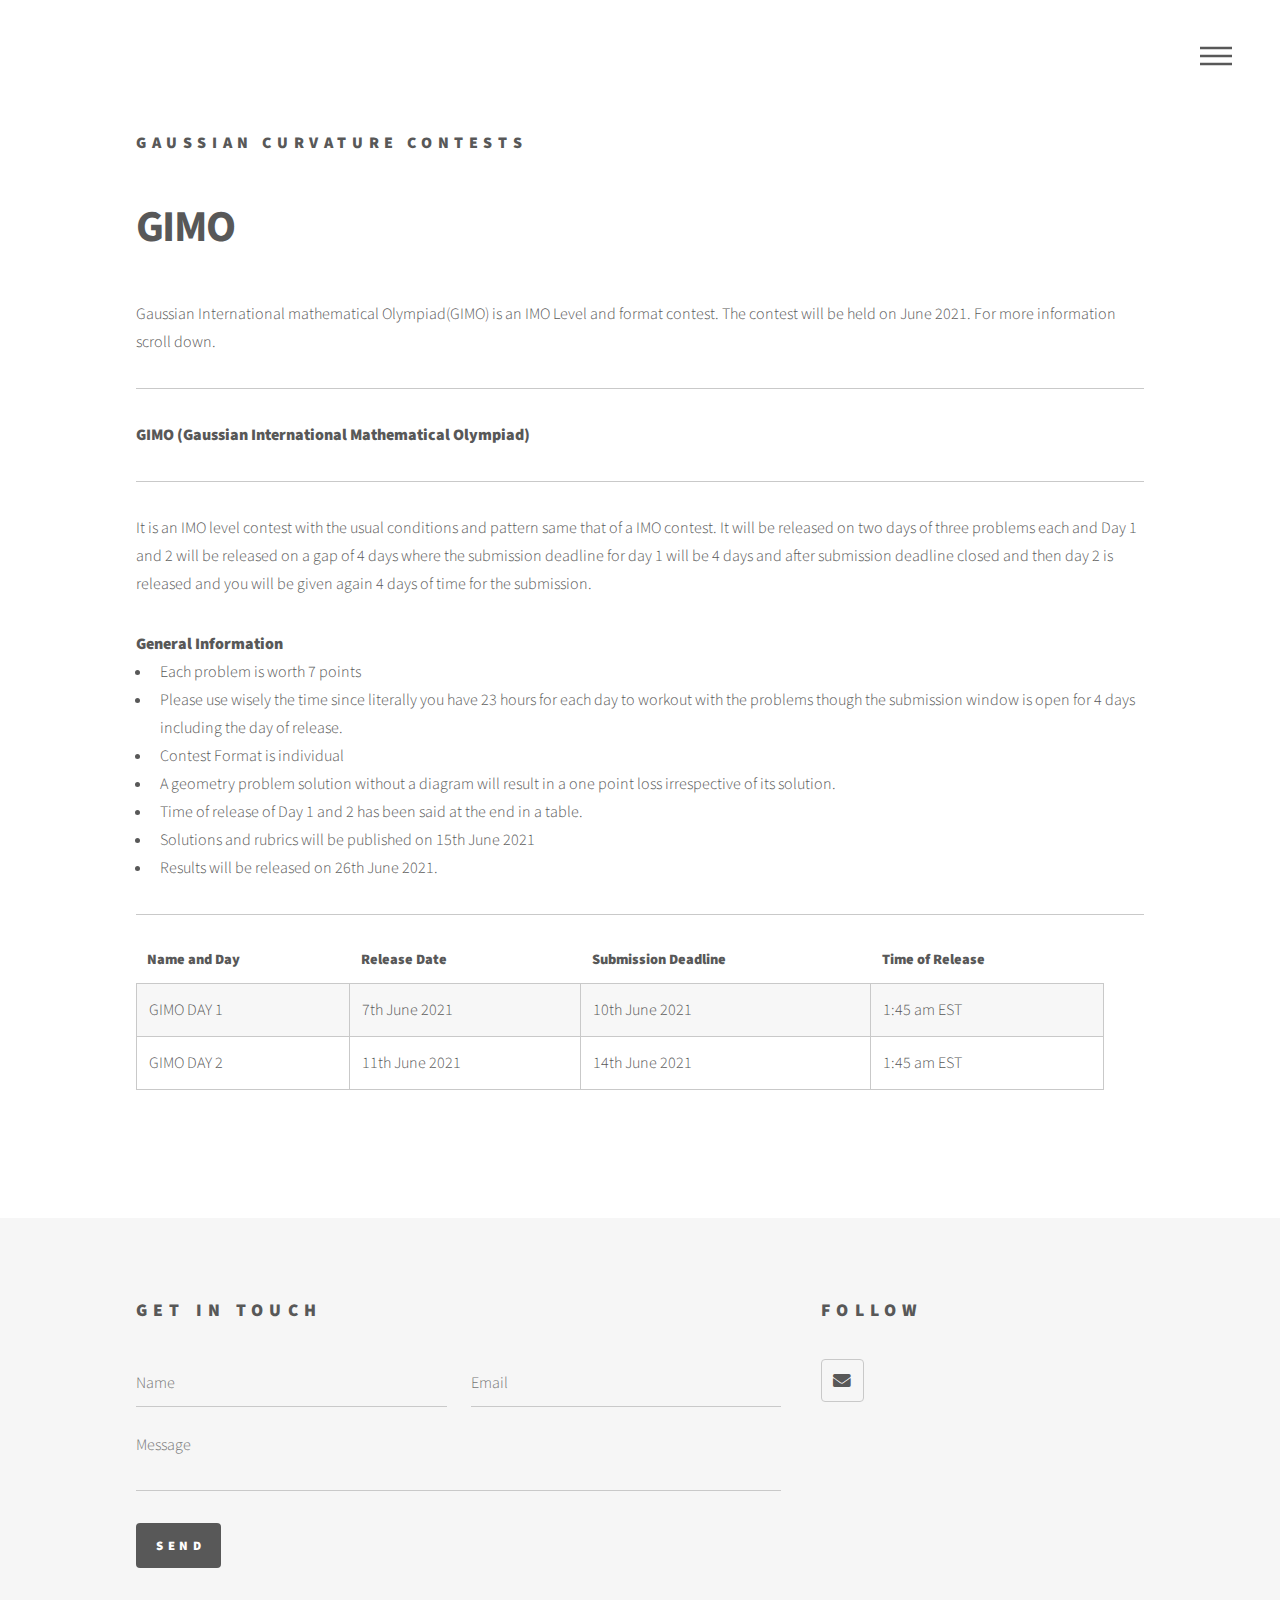
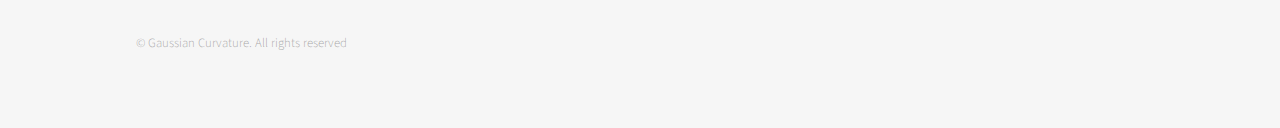
<file: gimo12.html>
<!DOCTYPE HTML>
<!--
	Phantom by HTML5 UP
	html5up.net | @ajlkn
	Free for personal and commercial use under the CCA 3.0 license (html5up.net/license)
-->
<html>
	<head>
		<title>GC Contests</title>
		<meta charset="utf-8" />
		<meta name="viewport" content="width=device-width, initial-scale=1, user-scalable=no" />
		<link rel="stylesheet" href="assets1/css/main.css" />
		<noscript><link rel="stylesheet" href="assets1/css/noscript.css" /></noscript>
	</head>
	<body class="is-preload">
		<!-- Wrapper -->
			<div id="wrapper">

				<!-- Header -->
					<header id="header">
						<div class="inner">

							<!-- Logo -->
								<a href="index.html" class="logo">
									<span class="title">Gaussian Curvature Contests</span>
								</a>

							<!-- Nav -->
								<nav>
									<ul>
										<li><a href="#menu">Menu</a></li>
									</ul>
								</nav>

						</div>
					</header>

				<!-- Menu -->
					<nav id="menu">
						<ul class="links">
							<li><a href="index.html">Contests Home</a></li>
							<li><a href="https://aritra-12.github.io/">GC Home</a></li>
							<li><a href="landing.html">All contests</a></li>
							<li><a href="sponsors.html">Sponsors</a></li>
							<li><a href="gimoleaderboard.html">GIMO Leaderboard</a></li>
							
						</ul>
						
					</nav>

				<!-- Main -->
					<div id="main">
						<div class="inner">
							<h1>GIMO</h1>
				<p>Gaussian International mathematical Olympiad(GIMO) is an IMO Level and format contest. The contest will be held on June 2021. For more information scroll down.
					
<hr>						
<strong>GIMO (Gaussian International Mathematical Olympiad)</strong> <hr><p> It is an IMO level contest with the usual conditions and pattern same that of a IMO contest. It will be released on two days
							of three problems each and  Day 1 and 2 will be released on a gap of 4 days where the submission deadline for day 1 will be 4 days and after submission deadline closed and then day 2 is released and you will be given again 4 days of time for the submission. </p>
							
							<strong>General Information</strong>
							<ul>
												<li> Each problem is worth 7 points </li>
												<li> Please use wisely the time since literally you have 23 hours for each day to workout with the problems  though the submission window is open for 4 days including the day of release.</li>
								                                <li> Contest Format is individual</li>
												<li> A geometry problem solution without a diagram will result in a one point loss irrespective of its solution.</li>
                                                                                                <li> Time of release of  Day 1 and 2 has been said at the end in a table.
								                                <li> Solutions and rubrics will be published on 15th June 2021 
                                                                                                <li> Results will be released on 26th June 2021.
								                               
			
											</ul>
						
							<hr/>
							<div class="table-wrapper">
	
										<table class="alt">
											<thead>
												<tr>
													<th>Name and Day</th>
													<th>Release Date</th>
													<th>Submission Deadline</th>
													<th>Time of Release<th>
												</tr>
											</thead>
											<tbody>
												<tr>
													<td>GIMO DAY 1</td>
													<td>7th June 2021</td>
													<td>10th June 2021</td>
													<td>1:45 am EST</td>
												</tr>
																							</tr>
												<tr>
													<td>GIMO DAY 2</td>
													<td>11th June 2021</td>
													<td>14th June 2021</td>
													<td>1:45 am EST </td>
												</tr>
												<tr>
													
												</tr>
												
											</tbody>
											
										</table>
									</div>



						</div>
					</div>

				<!-- Footer -->
					<footer id="footer">
						<div class="inner">
							<section>
								<h2>Get in touch</h2>
								<form method="post" action="mailto:guassiancurvature360@gmail.com">
									<div class="fields">
										<div class="field half">
											<input type="text" name="name" id="name" placeholder="Name" />
										</div>
										<div class="field half">
											<input type="email" name="email" id="email" placeholder="Email" />
										</div>
										<div class="field">
											<textarea name="message" id="message" placeholder="Message"></textarea>
										</div>
									</div>
									<ul class="actions">
										<li><input type="submit" value="Send" class="primary" /></li>
									</ul>
								</form>
							</section>
							<section>
								<h2>Follow</h2>
								<ul class="icons">
									
									<li><a href="mailto:gaussiancurvature360@gmail.com" class="icon solid style2 fa-envelope"><span class="label">Email</span></a></li>
								</ul>
							</section>
							<ul class="copyright">
								<li>&copy; Gaussian Curvature. All rights reserved</li>
							</ul>
						</div>
					</footer>

			</div>

		<!-- Scripts -->
			<script src="assets1/js/jquery.min.js"></script>
			<script src="assets1/js/browser.min.js"></script>
			<script src="assets1/js/breakpoints.min.js"></script>
			<script src="assets1/js/util.js"></script>
			<script src="assets1/js/main.js"></script>

	</body>
</html>
</file>
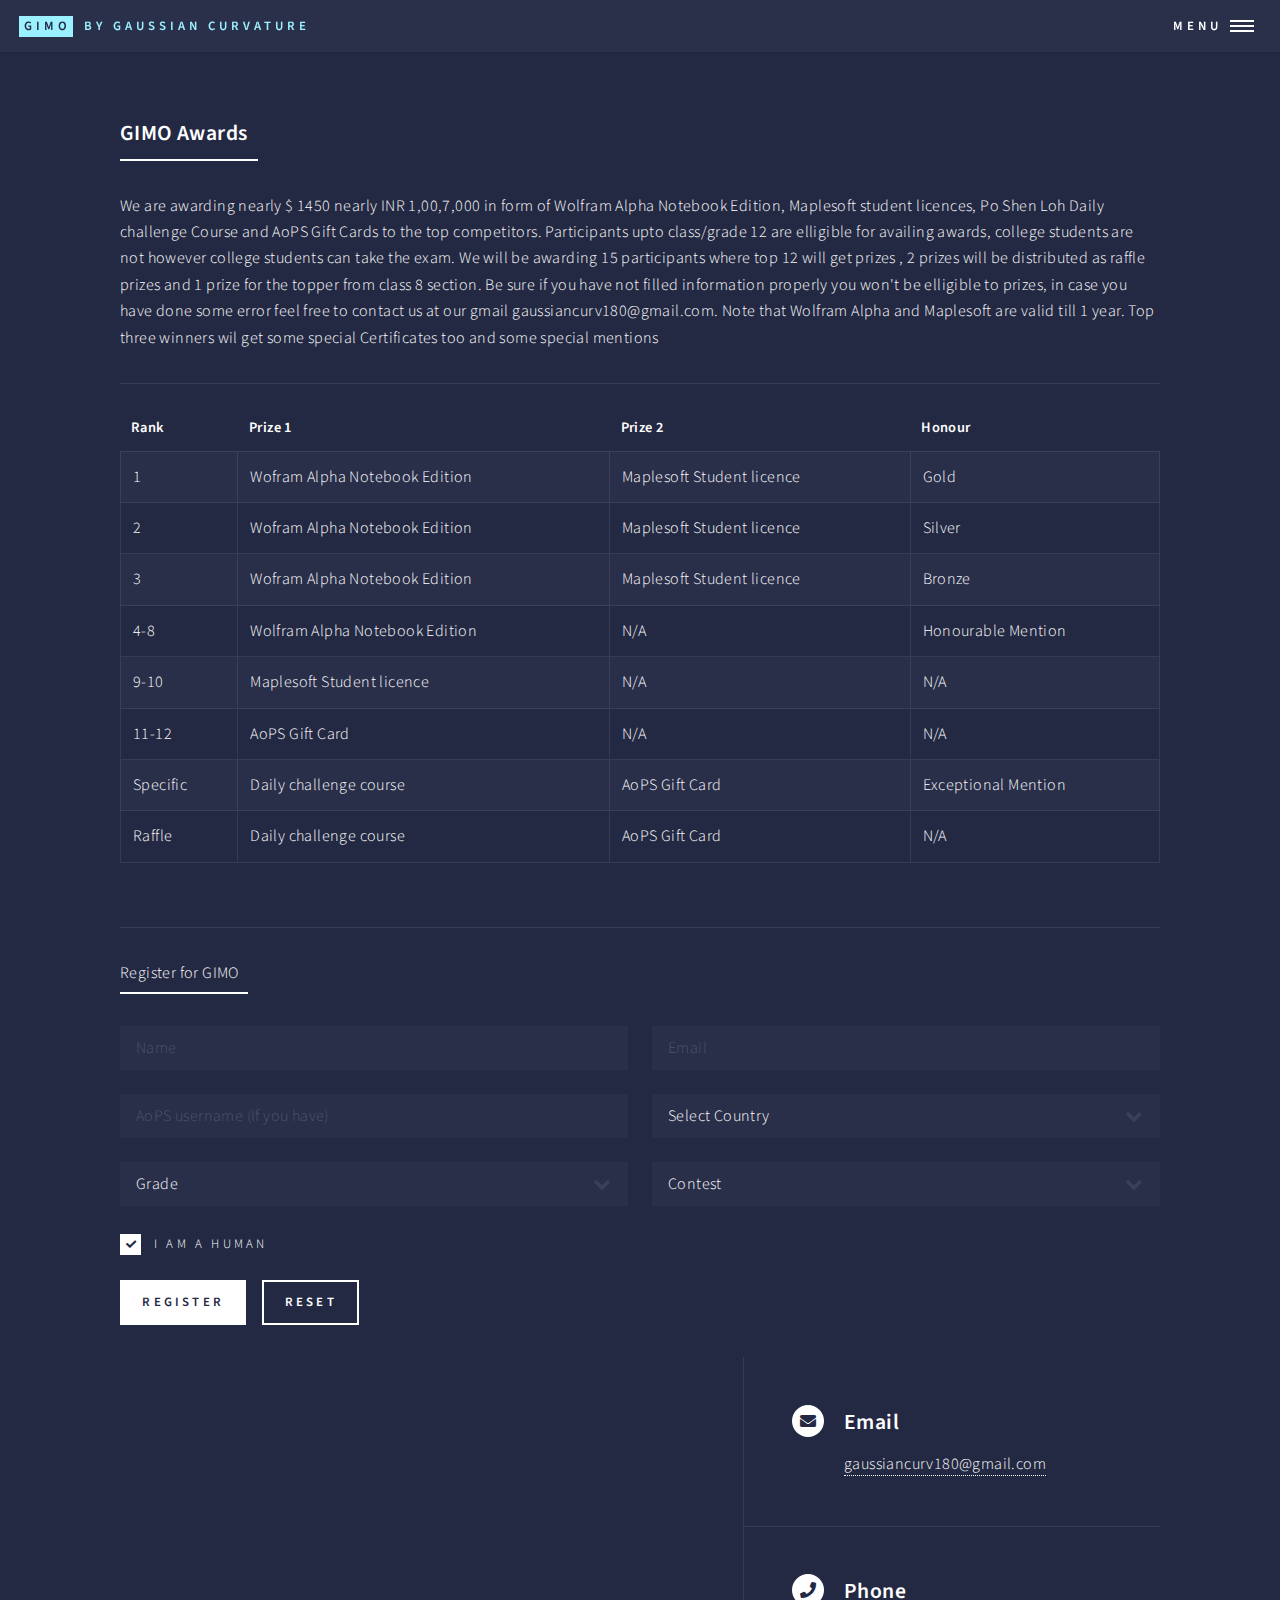
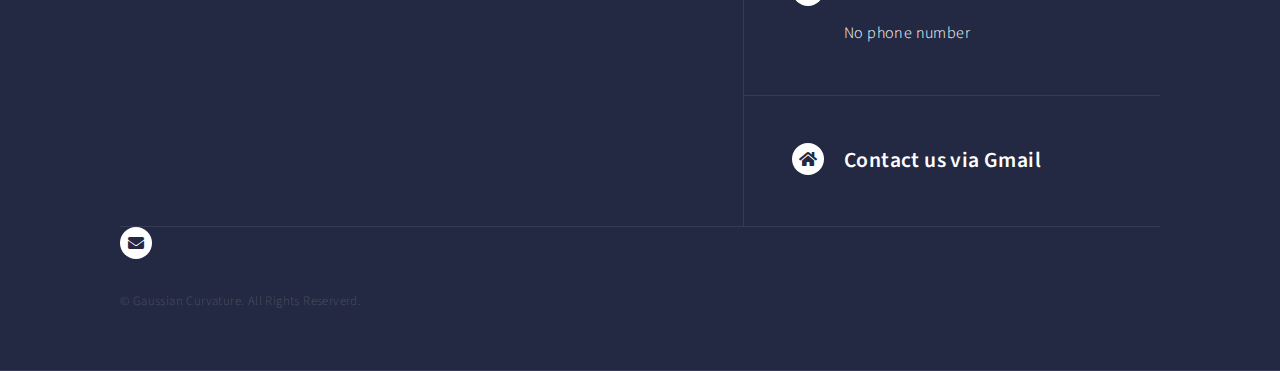
<file: gimoawards.html>
<!DOCTYPE HTML>
<!--
	Forty by HTML5 UP
	html5up.net | @ajlkn
	Free for personal and commercial use under the CCA 3.0 license (html5up.net/license)
-->
<html>
	<head>
		<title>GIMO Prizes</title>
		<meta charset="utf-8" />
		<meta name="viewport" content="width=device-width, initial-scale=1, user-scalable=no" />
		<link rel="stylesheet" href="assets/css/main.css" />
		<noscript><link rel="stylesheet" href="assets/css/noscript.css" /></noscript>
	</head>
	<body class="is-preload">

		<!-- Wrapper -->
			<div id="wrapper">

				<!-- Header -->
					<header id="header">
						<a href="index.html" class="logo"><strong>GIMO</strong> <span>by Gaussian Curvature</span></a>
						<nav>
							<a href="#menu">Menu</a>
						</nav>
					</header>

				<!-- Menu -->
					<nav id="menu">
						<ul class="links">
							
						    <li><a href="gimo.html"> GIMO Home </a> </li>    
							<li><a href="gimoregister.html">Register</a></li>
							<li><a href="gimoawards.html">Awards</a></li>
							<li><a href="sponsors.html">Sponsors</a></li>
							<li><a href="gimoleaderboard.html">GIMO Leaderboard</a></li>
							<li><a href="index.html">Contests Home</a></li>
							<li><a href="https://aritra-12.github.io/">GC Home</a></li>
						</ul>
						
					</nav>

				<!-- Main -->
					<div id="main" class="alt">

						<!-- One -->
							<section id="one">
								<div class="inner">
									<header class="major">
										<h3>GIMO Awards</h3>
									</header>
				<p>We are awarding nearly $ 1450 nearly INR 1,00,7,000 in form of Wolfram Alpha Notebook Edition, Maplesoft student licences, Po Shen Loh Daily challenge Course and AoPS Gift Cards to the top competitors. Participants upto class/grade 12 are elligible for availing awards, college students are not however college students can take the exam. We will be awarding 15 participants where top 12 will get prizes , 2 prizes will be distributed as raffle prizes and 1 prize for the topper from class 8 section. Be sure if you have not filled information properly you won't be elligible to prizes, in case you have done some error feel free to contact us at our gmail gaussiancurv180@gmail.com. Note that Wolfram Alpha and Maplesoft are valid till 1 year. Top three winners wil get some special Certificates too and some special mentions</p>
					
									
								                               
			
											</ul>
						
							<hr/>
							<div class="table-wrapper">
	
										<table class="alt">
											<thead>
												<tr>
													<th>Rank</th>
													<th>Prize 1</th>
													<th>Prize 2</th>
                          <th>Honour</th>
													
												</tr>
											</thead>
											<tbody>
												<tr>
													<td>1</td>
													<td>Wofram Alpha Notebook Edition</td>
													<td>Maplesoft Student licence</td>
												 <td>Gold </td>
												</tr>
																							
												<tr>
													<td>2</td>
													<td>Wofram Alpha Notebook Edition</td>
													<td>Maplesoft Student licence</td>
												 <td>Silver</td>
												</tr>
												<tr>
													<td>3</td>
													<td>Wofram Alpha Notebook Edition</td>
													<td>Maplesoft Student licence</td>
												 <td>Bronze </td>
												</tr>
                       <tr> 
												<td>4-8</td>
													<td>Wolfram Alpha Notebook Edition</td>
                          <td> N/A</td>
                          	<td>Honourable Mention</td>
                        </tr>
                        
                        
                   <tr>
                        <td>9-10</td>
													<td>Maplesoft Student licence</td>
                          <td> N/A </td>
                          	<td>N/A</td>
                        </tr>
                        
                                 
                   <tr>
                        <td>11-12</td>
													<td>AoPS Gift Card</td>
									  <td> N/A </td>
                          	<td>N/A</td>
                        </tr>
                         <tr>
                        <td>Specific</td>
													<td>Daily challenge course</td>
                           <td> AoPS Gift Card</td>
                          	<td>Exceptional Mention</td>
                        </tr>
                          <tr>
                        <td>Raffle</td>
													<td>Daily challenge course</td>
                            <td> AoPS Gift Card </td>
                          	<td>N/A</td>
                        </tr>
                        
                        
                        
                        
                        </tbody>
											
										</table>
									</div>
				
                
                
                <hr/>
		<header class="major"> Register for GIMO <h4>
									</header>
			
	                                                      <form method="post" action="https://formspree.io/f/xjvjyewk">
														<div class="row gtr-uniform">
															<div class="col-6 col-12-xsmall">
																<input type="text" name="name" id="name" value="" placeholder="Name" required>                          
															</div>
															<div class="col-6 col-12-xsmall">
																<input type="email" name="email" id="email" value="" placeholder="Email" required>
															</div>
															<div class="col-6 col-12-xsmall">
																<input type="text" name="AoPS username" id="AoPS Username" value="" placeholder="AoPS username (If you have)" >
															</div>
															<div class="col-6 col-12-xsmall">
																<select name="Country" id="Country" required>
																	
														<option value="">Select Country</option><option value="AF">Afghanistan</option><option value="AX">Åland Islands</option><option value="AL">Albania</option><option value="DZ">Algeria</option><option value="AS">American Samoa</option><option value="AD">Andorra</option><option value="AO">Angola</option><option value="AI">Anguilla</option><option value="AQ">Antarctica</option><option value="AG">Antigua and Barbuda</option><option value="AR">Argentina</option><option value="AM">Armenia</option><option value="AW">Aruba</option><option value="AU">Australia</option><option value="AT">Austria</option><option value="AZ">Azerbaijan</option><option value="BS">Bahamas</option><option value="BH">Bahrain</option><option value="BD">Bangladesh</option><option value="BB">Barbados</option><option value="BY">Belarus</option><option value="BE">Belgium</option><option value="PW">Belau</option><option value="BZ">Belize</option><option value="BJ">Benin</option><option value="BM">Bermuda</option><option value="BT">Bhutan</option><option value="BO">Bolivia</option><option value="BQ">Bonaire, Saint Eustatius and Saba</option><option value="BA">Bosnia and Herzegovina</option><option value="BW">Botswana</option><option value="BV">Bouvet Island</option><option value="BR">Brazil</option><option value="IO">British Indian Ocean Territory</option><option value="VG">British Virgin Islands</option><option value="BN">Brunei</option><option value="BG">Bulgaria</option><option value="BF">Burkina Faso</option><option value="BI">Burundi</option><option value="KH">Cambodia</option><option value="CM">Cameroon</option><option value="CA">Canada</option><option value="CV">Cape Verde</option><option value="KY">Cayman Islands</option><option value="CF">Central African Republic</option><option value="TD">Chad</option><option value="CL">Chile</option><option value="CN">China</option><option value="CX">Christmas Island</option><option value="CC">Cocos (Keeling) Islands</option><option value="CO">Colombia</option><option value="KM">Comoros</option><option value="CG">Congo (Brazzaville)</option><option value="CD">Congo (Kinshasa)</option><option value="CK">Cook Islands</option><option value="CR">Costa Rica</option><option value="HR">Croatia</option><option value="CU">Cuba</option><option value="CW">Curaçao</option><option value="CY">Cyprus</option><option value="CZ">Czech Republic</option><option value="DK">Denmark</option><option value="DJ">Djibouti</option><option value="DM">Dominica</option><option value="DO">Dominican Republic</option><option value="EC">Ecuador</option><option value="EG">Egypt</option><option value="SV">El Salvador</option><option value="GQ">Equatorial Guinea</option><option value="ER">Eritrea</option><option value="EE">Estonia</option><option value="ET">Ethiopia</option><option value="FK">Falkland Islands</option><option value="FO">Faroe Islands</option><option value="FJ">Fiji</option><option value="FI">Finland</option><option value="FR">France</option><option value="GF">French Guiana</option><option value="PF">French Polynesia</option><option value="TF">French Southern Territories</option><option value="GA">Gabon</option><option value="GM">Gambia</option><option value="GE">Georgia</option><option value="DE">Germany</option><option value="GH">Ghana</option><option value="GI">Gibraltar</option><option value="GR">Greece</option><option value="GL">Greenland</option><option value="GD">Grenada</option><option value="GP">Guadeloupe</option><option value="GU">Guam</option><option value="GT">Guatemala</option><option value="GG">Guernsey</option><option value="GN">Guinea</option><option value="GW">Guinea-Bissau</option><option value="GY">Guyana</option><option value="HT">Haiti</option><option value="HM">Heard Island and McDonald Islands</option><option value="HN">Honduras</option><option value="HK">Hong Kong</option><option value="HU">Hungary</option><option value="IS">Iceland</option><option value="IN">India</option><option value="ID">Indonesia</option><option value="IR">Iran</option><option value="IQ">Iraq</option><option value="IE">Republic of Ireland</option><option value="IM">Isle of Man</option><option value="IL">Israel</option><option value="IT">Italy</option><option value="CI">Ivory Coast</option><option value="JM">Jamaica</option><option value="JP">Japan</option><option value="JE">Jersey</option><option value="JO">Jordan</option><option value="KZ">Kazakhstan</option><option value="KE">Kenya</option><option value="KI">Kiribati</option><option value="KW">Kuwait</option><option value="KG">Kyrgyzstan</option><option value="LA">Laos</option><option value="LV">Latvia</option><option value="LB">Lebanon</option><option value="LS">Lesotho</option><option value="LR">Liberia</option><option value="LY">Libya</option><option value="LI">Liechtenstein</option><option value="LT">Lithuania</option><option value="LU">Luxembourg</option><option value="MO">Macao S.A.R., China</option><option value="MK">Macedonia</option><option value="MG">Madagascar</option><option value="MW">Malawi</option><option value="MY">Malaysia</option><option value="MV">Maldives</option><option value="ML">Mali</option><option value="MT">Malta</option><option value="MH">Marshall Islands</option><option value="MQ">Martinique</option><option value="MR">Mauritania</option><option value="MU">Mauritius</option><option value="YT">Mayotte</option><option value="MX">Mexico</option><option value="FM">Micronesia</option><option value="MD">Moldova</option><option value="MC">Monaco</option><option value="MN">Mongolia</option><option value="ME">Montenegro</option><option value="MS">Montserrat</option><option value="MA">Morocco</option><option value="MZ">Mozambique</option><option value="MM">Myanmar</option><option value="NA">Namibia</option><option value="NR">Nauru</option><option value="NP">Nepal</option><option value="NL">Netherlands</option><option value="AN">Netherlands Antilles</option><option value="NC">New Caledonia</option><option value="NZ">New Zealand</option><option value="NI">Nicaragua</option><option value="NE">Niger</option><option value="NG">Nigeria</option><option value="NU">Niue</option><option value="NF">Norfolk Island</option><option value="MP">Northern Mariana Islands</option><option value="KP">North Korea</option><option value="NO">Norway</option><option value="OM">Oman</option><option value="PK">Pakistan</option><option value="PS">Palestinian Territory</option><option value="PA">Panama</option><option value="PG">Papua New Guinea</option><option value="PY">Paraguay</option><option value="PE">Peru</option><option value="PH">Philippines</option><option value="PN">Pitcairn</option><option value="PL">Poland</option><option value="PT">Portugal</option><option value="PR">Puerto Rico</option><option value="QA">Qatar</option><option value="RE">Reunion</option><option value="RO">Romania</option><option value="RU">Russia</option><option value="RW">Rwanda</option><option value="BL">Saint Barthélemy</option><option value="SH">Saint Helena</option><option value="KN">Saint Kitts and Nevis</option><option value="LC">Saint Lucia</option><option value="MF">Saint Martin (French part)</option><option value="SX">Saint Martin (Dutch part)</option><option value="PM">Saint Pierre and Miquelon</option><option value="VC">Saint Vincent and the Grenadines</option><option value="SM">San Marino</option><option value="ST">São Tomé and Príncipe</option><option value="SA">Saudi Arabia</option><option value="SN">Senegal</option><option value="RS">Serbia</option><option value="SC">Seychelles</option><option value="SL">Sierra Leone</option><option value="SG">Singapore</option><option value="SK">Slovakia</option><option value="SI">Slovenia</option><option value="SB">Solomon Islands</option><option value="SO">Somalia</option><option value="ZA">South Africa</option><option value="GS">South Georgia/Sandwich Islands</option><option value="KR">South Korea</option><option value="SS">South Sudan</option><option value="ES">Spain</option><option value="LK">Sri Lanka</option><option value="SD">Sudan</option><option value="SR">Suriname</option><option value="SJ">Svalbard and Jan Mayen</option><option value="SZ">Swaziland</option><option value="SE">Sweden</option><option value="CH">Switzerland</option><option value="SY">Syria</option><option value="TW">Taiwan</option><option value="TJ">Tajikistan</option><option value="TZ">Tanzania</option><option value="TH">Thailand</option><option value="TL">Timor-Leste</option><option value="TG">Togo</option><option value="TK">Tokelau</option><option value="TO">Tonga</option><option value="TT">Trinidad and Tobago</option><option value="TN">Tunisia</option><option value="TR">Turkey</option><option value="TM">Turkmenistan</option><option value="TC">Turks and Caicos Islands</option><option value="TV">Tuvalu</option><option value="UG">Uganda</option><option value="UA">Ukraine</option><option value="AE">United Arab Emirates</option><option value="GB">United Kingdom (UK)</option><option value="US">United States (US)</option><option value="UM">United States (US) Minor Outlying Islands</option><option value="VI">United States (US) Virgin Islands</option><option value="UY">Uruguay</option><option value="UZ">Uzbekistan</option><option value="VU">Vanuatu</option><option value="VA">Vatican</option><option value="VE">Venezuela</option><option value="VN">Vietnam</option><option value="WF">Wallis and Futuna</option><option value="EH">Western Sahara</option><option value="WS">Samoa</option><option value="YE">Yemen</option><option value="ZM">Zambia</option><option value="ZW">Zimbabwe</option></select>
															</div>
															<!-- Break -->
															<div class="col-6 col-12-xsmall">
																<select name="class" id="class" required>
																	<option value="">Grade</option>
																	<option value="12">12</option>
																	<option value="11">11</option>
																	<option value="10">10</option>
																	<option value="9">9</option>
																	<option value="8">8</option>
																	<option value="8"><8</option>
																	<option value="College">College</option>
																</select>
															</div>
															<div class="col-6 col-12-xsmall">
																<select name="contest" id="contest" required>
																	<option value="">Contest</option>
																	<option value="GIMO">GIMO</option>
																	
														</select>
															</div>
															<!-- Break -->
														<!-- Break -->
														
													<div class="col-6 col-12-small">
																<input type="checkbox" id="human" name="human" checked>
																<label for="human">I am a human</label>
															</div>
															<!-- Break -->
														
														<!-- Break -->
															<div class="col-12">
																<ul class="actions">
																	<li><input type="submit" value="Register" class="primary"></li>
																	<li><input type="reset" value="Reset"></li>
																</ul>
															</div>
														</div>
													</form>
	
	
	
				<!-- Contact -->
					<section id="contact">
						<div class="inner">
							<section>
							
							</section>
							<section class="split">
								<section>
									<div class="contact-method">
										<span class="icon solid alt fa-envelope"></span>
										<h3>Email</h3>
										<a href="mailto:gaussiancurv180@gmail.com">gaussiancurv180@gmail.com</a>
									</div>
								</section>
								<section>
									<div class="contact-method">
										<span class="icon solid alt fa-phone"></span>
										<h3>Phone</h3>
										<span>No phone number</span>
									</div>
								</section>
								<section>
									<div class="contact-method">
										<span class="icon solid alt fa-home"></span>
										<h3>Contact us via Gmail</h3>
										
									</div>
								</section>
							</section>
						</div>
					</section>

				<!-- Footer -->
					<footer id="footer">
						<div class="inner">
							<ul class="icons">
								
								
								<li><a href="mailto:gaussiancurv180@gmail.com" class="icon solid alt fa-envelope"><span class="label">GC Mail</span></a></li>
								
							</ul>
							<ul class="copyright">
								<li>&copy; Gaussian Curvature. All Rights Reserverd.</li>
							</ul>
						</div>
					</footer>

			</div>

		<!-- Scripts -->
			<script src="assets/js/jquery.min.js"></script>
			<script src="assets/js/jquery.scrolly.min.js"></script>
			<script src="assets/js/jquery.scrollex.min.js"></script>
			<script src="assets/js/browser.min.js"></script>
			<script src="assets/js/breakpoints.min.js"></script>
			<script src="assets/js/util.js"></script>
			<script src="assets/js/main.js"></script>

	</body>
</html>
</file>
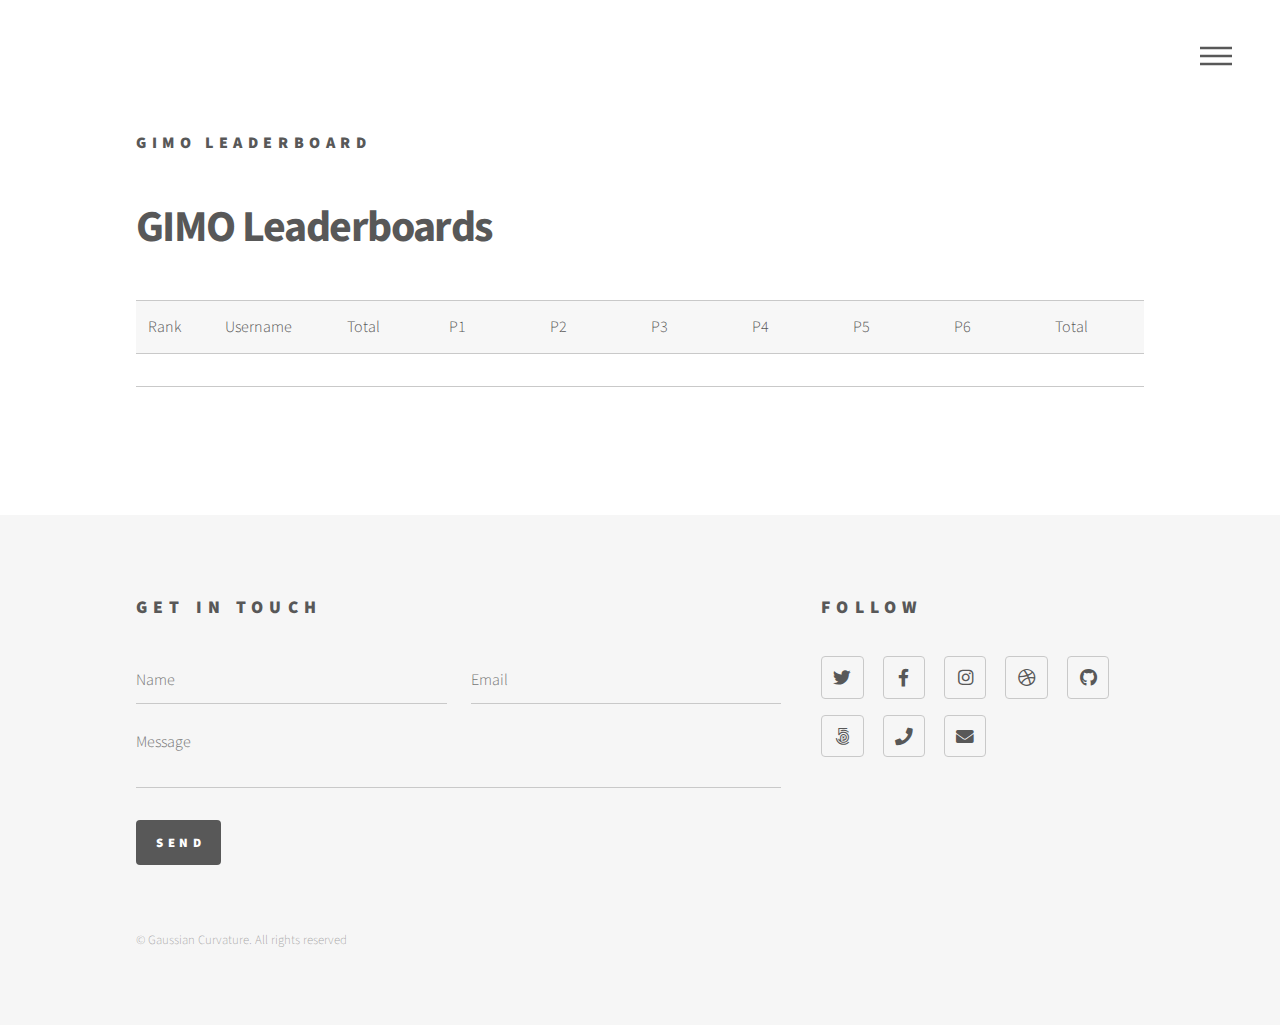
<file: gimoleaderboard.html>
<!DOCTYPE HTML>
<!--
	Phantom by HTML5 UP
	html5up.net | @ajlkn
	Free for personal and commercial use under the CCA 3.0 license (html5up.net/license)
-->
<html>
	<head>
		<title>GC Contests</title>
		<meta charset="utf-8" />
		<meta name="viewport" content="width=device-width, initial-scale=1, user-scalable=no" />
		<link rel="stylesheet" href="assets1/css/main.css" />
		<noscript><link rel="stylesheet" href="assets1/css/noscript.css" /></noscript>
	</head>
	<body class="is-preload">
		<!-- Wrapper -->
			<div id="wrapper">

				<!-- Header -->
					<header id="header">
						<div class="inner">

							<!-- Logo -->
								<a href="index.html" class="logo">
									<span class="title">GIMO Leaderboard</span>
								</a>

							<!-- Nav -->
								<nav>
									<ul>
										<li><a href="#menu">Menu</a></li>
									</ul>
								</nav>

						</div>
					</header>

				<!-- Menu -->
					<nav id="menu">
						<ul class="links">
							<li><a href="index.html">Home</a></li>
							<li><a href="landing.html">Landing</a></li>
							<li><a href="generic.html">Generic</a></li>
							<li><a href="elements.html">Elements</a></li>
						</ul>
						<ul class="actions stacked">
							<li><a href="#" class="button primary fit">Get Started</a></li>
							<li><a href="#" class="button fit">Log In</a></li>
						</ul>
					</nav>

				<!-- Main -->
					<div id="main">
						<div class="inner">
							<h1>GIMO Leaderboards</h1>
				
              <div id="myDynamicTable"><table border="1">
                <tbody><tr><td width="20">Rank</td><td width="75">Username</td><td width="75">Total</td><td width="75">P1</td><td width="75">P2</td><td width="75">P3</td><td width="75">P4</td><td width="75">P5</td><td width="75">P6</td><td width="75">Total</td></tr></tbody></table></div>
              
              <hr/>
             
              
              
						
						</div>
					</div>

				<!-- Footer -->
					<footer id="footer">
						<div class="inner">
							<section>
								<h2>Get in touch</h2>
								<form method="post" action="#">
									<div class="fields">
										<div class="field half">
											<input type="text" name="name" id="name" placeholder="Name" />
										</div>
										<div class="field half">
											<input type="email" name="email" id="email" placeholder="Email" />
										</div>
										<div class="field">
											<textarea name="message" id="message" placeholder="Message"></textarea>
										</div>
									</div>
									<ul class="actions">
										<li><input type="submit" value="Send" class="primary" /></li>
									</ul>
								</form>
							</section>
							<section>
								<h2>Follow</h2>
								<ul class="icons">
									<li><a href="#" class="icon brands style2 fa-twitter"><span class="label">Twitter</span></a></li>
									<li><a href="#" class="icon brands style2 fa-facebook-f"><span class="label">Facebook</span></a></li>
									<li><a href="#" class="icon brands style2 fa-instagram"><span class="label">Instagram</span></a></li>
									<li><a href="#" class="icon brands style2 fa-dribbble"><span class="label">Dribbble</span></a></li>
									<li><a href="#" class="icon brands style2 fa-github"><span class="label">GitHub</span></a></li>
									<li><a href="#" class="icon brands style2 fa-500px"><span class="label">500px</span></a></li>
									<li><a href="#" class="icon solid style2 fa-phone"><span class="label">Phone</span></a></li>
									<li><a href="#" class="icon solid style2 fa-envelope"><span class="label">Email</span></a></li>
								</ul>
							</section>
							<ul class="copyright">
								<li>&copy; Gaussian Curvature. All rights reserved</li>
							</ul>
						</div>
					</footer>

			</div>

		<!-- Scripts -->
			<script src="assets1/js/jquery.min.js"></script>
			<script src="assets1/js/browser.min.js"></script>
			<script src="assets1/js/breakpoints.min.js"></script>
			<script src="assets1/js/util.js"></script>
			<script src="assets1/js/main.js"></script>

	</body>
</html>
</file>
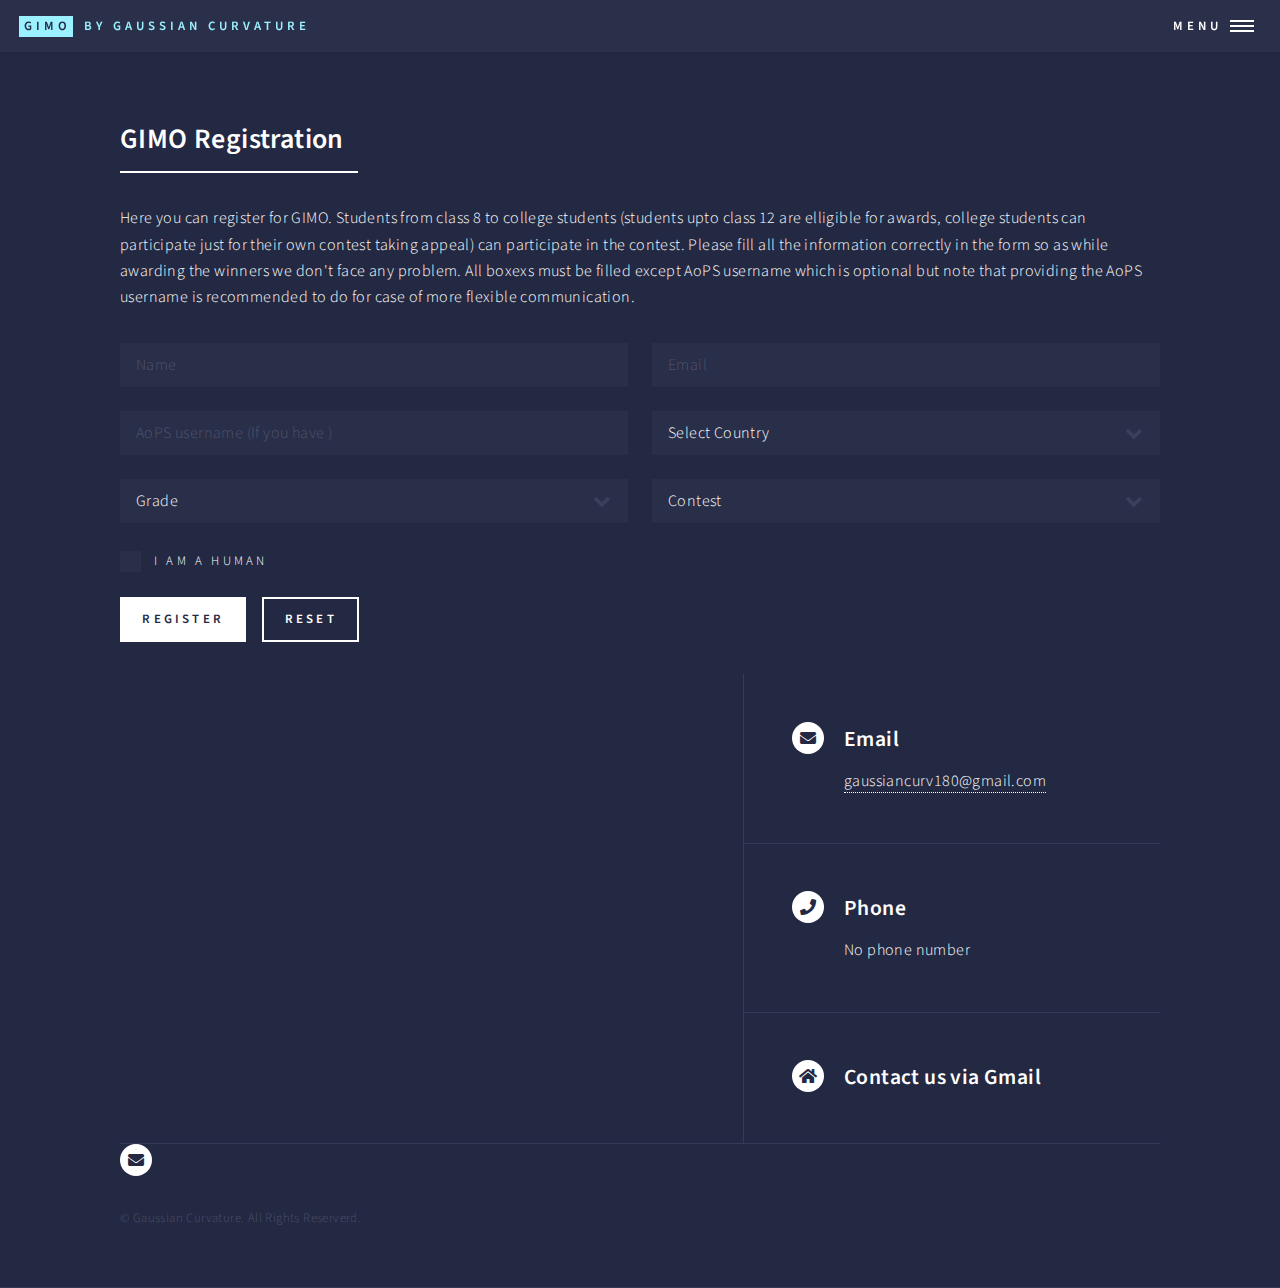
<file: gimoregister.html>
<!DOCTYPE HTML>
<!--
	Forty by HTML5 UP
	html5up.net | @ajlkn
	Free for personal and commercial use under the CCA 3.0 license (html5up.net/license)
-->
<html>
	<head>
		<title>GIMO Registration</title>
		<meta charset="utf-8" />
		<meta name="viewport" content="width=device-width, initial-scale=1, user-scalable=no" />
		<link rel="stylesheet" href="assets/css/main.css" />
		<noscript><link rel="stylesheet" href="assets/css/noscript.css" /></noscript>
	</head>
	<body class="is-preload">

		<!-- Wrapper -->
			<div id="wrapper">

				<!-- Header -->
					<header id="header">
						<a href="index.html" class="logo"><strong>GIMO</strong> <span>by Gaussian Curvature</span></a>
						<nav>
							<a href="#menu">Menu</a>
						</nav>
					</header>

				<!-- Menu -->
					<nav id="menu">
						<ul class="links">
							
						        
							<li><a href="gimo.html">GIMO Home</a></li>
							<li><a href="gimoawards.html">Awards</a></li>
							<li><a href="sponsors.html">Sponsors</a></li>
							<li><a href="gimoleaderboard.html">GIMO Leaderboard</a></li>
							<li><a href="index.html">Contests Home</a></li>
							<li><a href="https://aritra-12.github.io/">GC Home</a></li>
						</ul>
						
					</nav>

				<!-- Main -->
					<div id="main" class="alt">

						<!-- One -->
							<section id="one">
								<div class="inner">
									<header class="major">
										<h2> GIMO Registration</h2>
									</header>
                <p>  Here you can register for GIMO. Students from class 8 to college students (students upto class 12 are elligible for  awards, college students can participate just for their own contest taking appeal) can participate in the contest. Please fill all the information correctly in the form so as while awarding the winners we don't face any problem.  All boxexs must be filled except AoPS username which is optional but note that providing the AoPS username  is recommended to do  for case of more flexible communication.</p>
			
	                                                      <form method="post" action="https://formspree.io/f/xjvjyewk">
														<div class="row gtr-uniform">
															<div class="col-6 col-12-xsmall">
																<input type="text" name="name" id="name" value="" placeholder="Name" required>
															</div>
															<div class="col-6 col-12-xsmall">
																<input type="email" name="email" id="email" value="" placeholder="Email" required>
															</div>
															<div class="col-6 col-12-xsmall">
																<input type="text" name="AoPS username" id="AoPS Username" value="" placeholder="AoPS username (If you have )">
															</div>
															<div class="col-6 col-12-xsmall">
																<select name="Country" id="Country" required>
																	
														<option value="">Select Country</option><option value="AF">Afghanistan</option><option value="AX">Åland Islands</option><option value="AL">Albania</option><option value="DZ">Algeria</option><option value="AS">American Samoa</option><option value="AD">Andorra</option><option value="AO">Angola</option><option value="AI">Anguilla</option><option value="AQ">Antarctica</option><option value="AG">Antigua and Barbuda</option><option value="AR">Argentina</option><option value="AM">Armenia</option><option value="AW">Aruba</option><option value="AU">Australia</option><option value="AT">Austria</option><option value="AZ">Azerbaijan</option><option value="BS">Bahamas</option><option value="BH">Bahrain</option><option value="BD">Bangladesh</option><option value="BB">Barbados</option><option value="BY">Belarus</option><option value="BE">Belgium</option><option value="PW">Belau</option><option value="BZ">Belize</option><option value="BJ">Benin</option><option value="BM">Bermuda</option><option value="BT">Bhutan</option><option value="BO">Bolivia</option><option value="BQ">Bonaire, Saint Eustatius and Saba</option><option value="BA">Bosnia and Herzegovina</option><option value="BW">Botswana</option><option value="BV">Bouvet Island</option><option value="BR">Brazil</option><option value="IO">British Indian Ocean Territory</option><option value="VG">British Virgin Islands</option><option value="BN">Brunei</option><option value="BG">Bulgaria</option><option value="BF">Burkina Faso</option><option value="BI">Burundi</option><option value="KH">Cambodia</option><option value="CM">Cameroon</option><option value="CA">Canada</option><option value="CV">Cape Verde</option><option value="KY">Cayman Islands</option><option value="CF">Central African Republic</option><option value="TD">Chad</option><option value="CL">Chile</option><option value="CN">China</option><option value="CX">Christmas Island</option><option value="CC">Cocos (Keeling) Islands</option><option value="CO">Colombia</option><option value="KM">Comoros</option><option value="CG">Congo (Brazzaville)</option><option value="CD">Congo (Kinshasa)</option><option value="CK">Cook Islands</option><option value="CR">Costa Rica</option><option value="HR">Croatia</option><option value="CU">Cuba</option><option value="CW">Curaçao</option><option value="CY">Cyprus</option><option value="CZ">Czech Republic</option><option value="DK">Denmark</option><option value="DJ">Djibouti</option><option value="DM">Dominica</option><option value="DO">Dominican Republic</option><option value="EC">Ecuador</option><option value="EG">Egypt</option><option value="SV">El Salvador</option><option value="GQ">Equatorial Guinea</option><option value="ER">Eritrea</option><option value="EE">Estonia</option><option value="ET">Ethiopia</option><option value="FK">Falkland Islands</option><option value="FO">Faroe Islands</option><option value="FJ">Fiji</option><option value="FI">Finland</option><option value="FR">France</option><option value="GF">French Guiana</option><option value="PF">French Polynesia</option><option value="TF">French Southern Territories</option><option value="GA">Gabon</option><option value="GM">Gambia</option><option value="GE">Georgia</option><option value="DE">Germany</option><option value="GH">Ghana</option><option value="GI">Gibraltar</option><option value="GR">Greece</option><option value="GL">Greenland</option><option value="GD">Grenada</option><option value="GP">Guadeloupe</option><option value="GU">Guam</option><option value="GT">Guatemala</option><option value="GG">Guernsey</option><option value="GN">Guinea</option><option value="GW">Guinea-Bissau</option><option value="GY">Guyana</option><option value="HT">Haiti</option><option value="HM">Heard Island and McDonald Islands</option><option value="HN">Honduras</option><option value="HK">Hong Kong</option><option value="HU">Hungary</option><option value="IS">Iceland</option><option value="IN">India</option><option value="ID">Indonesia</option><option value="IR">Iran</option><option value="IQ">Iraq</option><option value="IE">Republic of Ireland</option><option value="IM">Isle of Man</option><option value="IL">Israel</option><option value="IT">Italy</option><option value="CI">Ivory Coast</option><option value="JM">Jamaica</option><option value="JP">Japan</option><option value="JE">Jersey</option><option value="JO">Jordan</option><option value="KZ">Kazakhstan</option><option value="KE">Kenya</option><option value="KI">Kiribati</option><option value="KW">Kuwait</option><option value="KG">Kyrgyzstan</option><option value="LA">Laos</option><option value="LV">Latvia</option><option value="LB">Lebanon</option><option value="LS">Lesotho</option><option value="LR">Liberia</option><option value="LY">Libya</option><option value="LI">Liechtenstein</option><option value="LT">Lithuania</option><option value="LU">Luxembourg</option><option value="MO">Macao S.A.R., China</option><option value="MK">Macedonia</option><option value="MG">Madagascar</option><option value="MW">Malawi</option><option value="MY">Malaysia</option><option value="MV">Maldives</option><option value="ML">Mali</option><option value="MT">Malta</option><option value="MH">Marshall Islands</option><option value="MQ">Martinique</option><option value="MR">Mauritania</option><option value="MU">Mauritius</option><option value="YT">Mayotte</option><option value="MX">Mexico</option><option value="FM">Micronesia</option><option value="MD">Moldova</option><option value="MC">Monaco</option><option value="MN">Mongolia</option><option value="ME">Montenegro</option><option value="MS">Montserrat</option><option value="MA">Morocco</option><option value="MZ">Mozambique</option><option value="MM">Myanmar</option><option value="NA">Namibia</option><option value="NR">Nauru</option><option value="NP">Nepal</option><option value="NL">Netherlands</option><option value="AN">Netherlands Antilles</option><option value="NC">New Caledonia</option><option value="NZ">New Zealand</option><option value="NI">Nicaragua</option><option value="NE">Niger</option><option value="NG">Nigeria</option><option value="NU">Niue</option><option value="NF">Norfolk Island</option><option value="MP">Northern Mariana Islands</option><option value="KP">North Korea</option><option value="NO">Norway</option><option value="OM">Oman</option><option value="PK">Pakistan</option><option value="PS">Palestinian Territory</option><option value="PA">Panama</option><option value="PG">Papua New Guinea</option><option value="PY">Paraguay</option><option value="PE">Peru</option><option value="PH">Philippines</option><option value="PN">Pitcairn</option><option value="PL">Poland</option><option value="PT">Portugal</option><option value="PR">Puerto Rico</option><option value="QA">Qatar</option><option value="RE">Reunion</option><option value="RO">Romania</option><option value="RU">Russia</option><option value="RW">Rwanda</option><option value="BL">Saint Barthélemy</option><option value="SH">Saint Helena</option><option value="KN">Saint Kitts and Nevis</option><option value="LC">Saint Lucia</option><option value="MF">Saint Martin (French part)</option><option value="SX">Saint Martin (Dutch part)</option><option value="PM">Saint Pierre and Miquelon</option><option value="VC">Saint Vincent and the Grenadines</option><option value="SM">San Marino</option><option value="ST">São Tomé and Príncipe</option><option value="SA">Saudi Arabia</option><option value="SN">Senegal</option><option value="RS">Serbia</option><option value="SC">Seychelles</option><option value="SL">Sierra Leone</option><option value="SG">Singapore</option><option value="SK">Slovakia</option><option value="SI">Slovenia</option><option value="SB">Solomon Islands</option><option value="SO">Somalia</option><option value="ZA">South Africa</option><option value="GS">South Georgia/Sandwich Islands</option><option value="KR">South Korea</option><option value="SS">South Sudan</option><option value="ES">Spain</option><option value="LK">Sri Lanka</option><option value="SD">Sudan</option><option value="SR">Suriname</option><option value="SJ">Svalbard and Jan Mayen</option><option value="SZ">Swaziland</option><option value="SE">Sweden</option><option value="CH">Switzerland</option><option value="SY">Syria</option><option value="TW">Taiwan</option><option value="TJ">Tajikistan</option><option value="TZ">Tanzania</option><option value="TH">Thailand</option><option value="TL">Timor-Leste</option><option value="TG">Togo</option><option value="TK">Tokelau</option><option value="TO">Tonga</option><option value="TT">Trinidad and Tobago</option><option value="TN">Tunisia</option><option value="TR">Turkey</option><option value="TM">Turkmenistan</option><option value="TC">Turks and Caicos Islands</option><option value="TV">Tuvalu</option><option value="UG">Uganda</option><option value="UA">Ukraine</option><option value="AE">United Arab Emirates</option><option value="GB">United Kingdom (UK)</option><option value="US">United States (US)</option><option value="UM">United States (US) Minor Outlying Islands</option><option value="VI">United States (US) Virgin Islands</option><option value="UY">Uruguay</option><option value="UZ">Uzbekistan</option><option value="VU">Vanuatu</option><option value="VA">Vatican</option><option value="VE">Venezuela</option><option value="VN">Vietnam</option><option value="WF">Wallis and Futuna</option><option value="EH">Western Sahara</option><option value="WS">Samoa</option><option value="YE">Yemen</option><option value="ZM">Zambia</option><option value="ZW">Zimbabwe</option></select>
															</div>
															<!-- Break -->
															<div class="col-6 col-12-xsmall">
																<select name="class" id="class" required>
																	<option value="">Grade</option>
																	<option value="12">12</option>
																	<option value="11">11</option>
																	<option value="10">10</option>
																	<option value="9">9</option>
																	<option value="8">8</option>
<option value="8"><8</option>
																	<option value="College">College</option>
																</select>
															</div>
															<div class="col-6 col-12-xsmall">
																<select name="contest" id="contest" required>
																	<option value="">Contest</option>
																	<option value="1">GIMO</option>
																	
														</select>
															</div>
															<!-- Break -->
														<!-- Break -->
														
													<div class="col-6 col-12-small">
																<input type="checkbox" id="human" name="human" >
																<label for="human">I am a human</label>
															</div>
															<!-- Break -->
														
														<!-- Break -->
															<div class="col-12">
																<ul class="actions">
																	<li><input type="submit" value="Register" class="primary"></li>
																	<li><input type="reset" value="Reset"></li>
																</ul>
															</div>
														</div>
													</form>
	
	
	
				<!-- Contact -->
					<section id="contact">
						<div class="inner">
							<section>
							
							</section>
							<section class="split">
								<section>
									<div class="contact-method">
										<span class="icon solid alt fa-envelope"></span>
										<h3>Email</h3>
										<a href="mailto:gaussiancurv180@gmail.com">gaussiancurv180@gmail.com</a>
									</div>
								</section>
								<section>
									<div class="contact-method">
										<span class="icon solid alt fa-phone"></span>
										<h3>Phone</h3>
										<span>No phone number</span>
									</div>
								</section>
								<section>
									<div class="contact-method">
										<span class="icon solid alt fa-home"></span>
										<h3>Contact us via Gmail</h3>
										
									</div>
								</section>
							</section>
						</div>
					</section>

				<!-- Footer -->
					<footer id="footer">
						<div class="inner">
							<ul class="icons">
								
								
								<li><a href="mailto:gaussiancurv180@gmail.com" class="icon solid alt fa-envelope"><span class="label">GC Mail</span></a></li>
								
							</ul>
							<ul class="copyright">
								<li>&copy; Gaussian Curvature. All Rights Reserverd.</li>
							</ul>
						</div>
					</footer>

			</div>

		<!-- Scripts -->
			<script src="assets/js/jquery.min.js"></script>
			<script src="assets/js/jquery.scrolly.min.js"></script>
			<script src="assets/js/jquery.scrollex.min.js"></script>
			<script src="assets/js/browser.min.js"></script>
			<script src="assets/js/breakpoints.min.js"></script>
			<script src="assets/js/util.js"></script>
			<script src="assets/js/main.js"></script>

	</body>
</html>
</file>
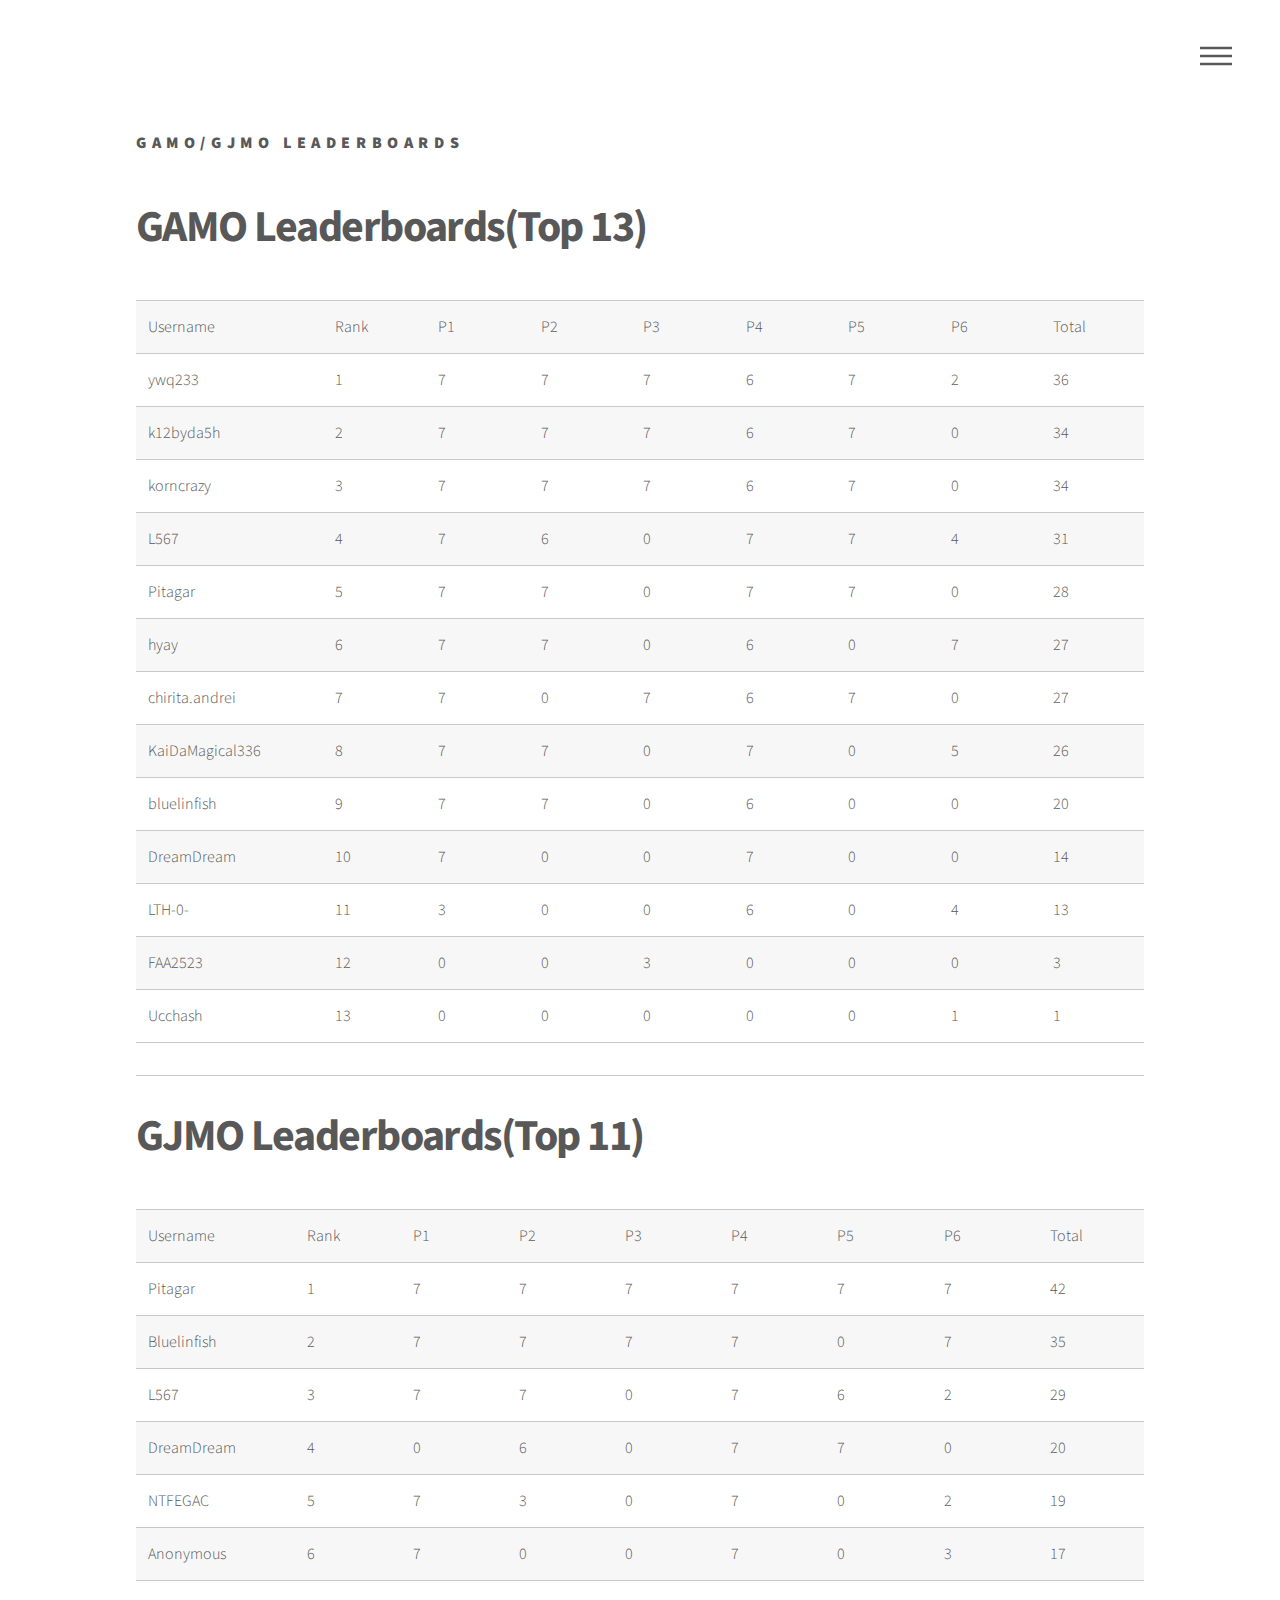
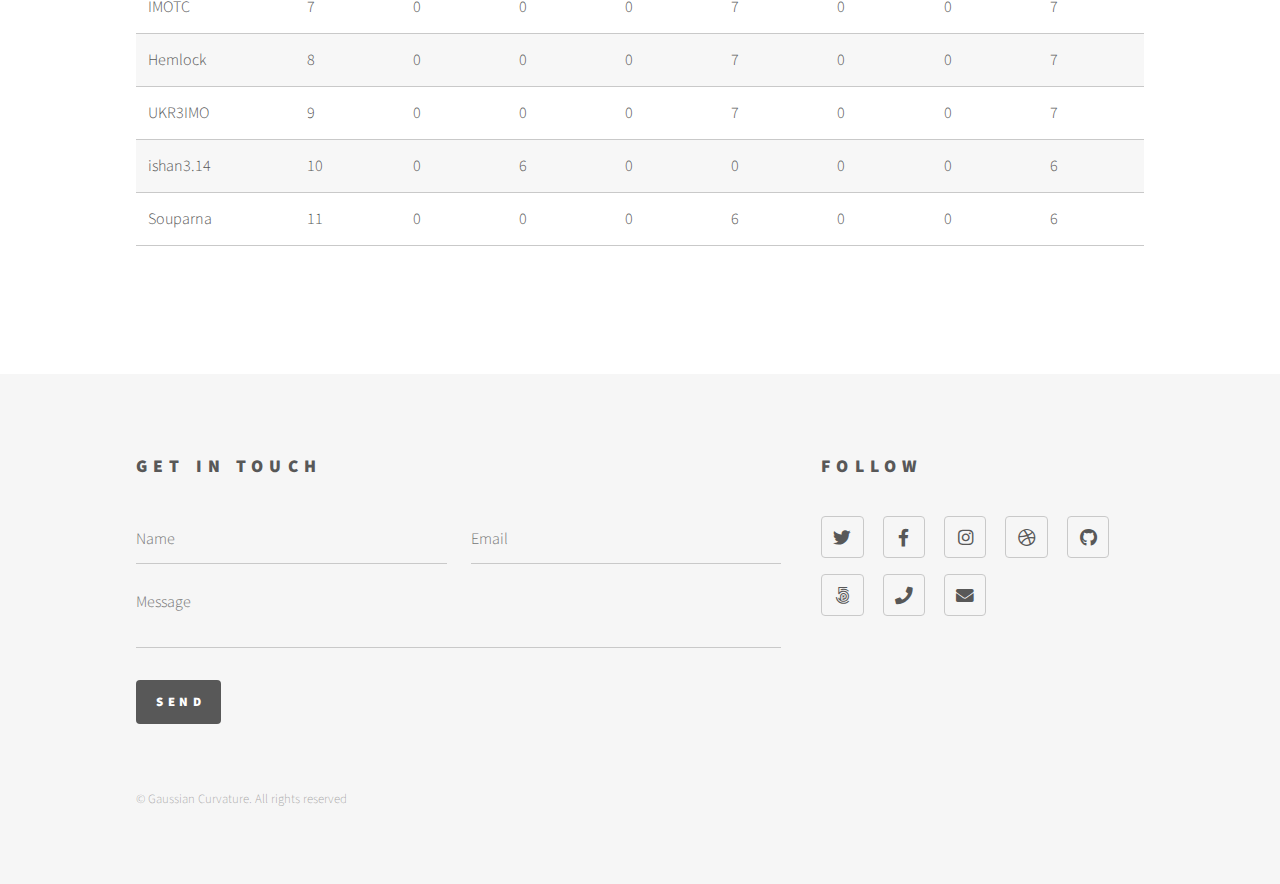
<file: leaderboards1.html>
<!DOCTYPE HTML>
<!--
	Phantom by HTML5 UP
	html5up.net | @ajlkn
	Free for personal and commercial use under the CCA 3.0 license (html5up.net/license)
-->
<html>
	<head>
		<title>GC Contests</title>
		<meta charset="utf-8" />
		<meta name="viewport" content="width=device-width, initial-scale=1, user-scalable=no" />
		<link rel="stylesheet" href="assets1/css/main.css" />
		<noscript><link rel="stylesheet" href="assets1/css/noscript.css" /></noscript>
	</head>
	<body class="is-preload">
		<!-- Wrapper -->
			<div id="wrapper">

				<!-- Header -->
					<header id="header">
						<div class="inner">

							<!-- Logo -->
								<a href="index.html" class="logo">
									<span class="title">GAMO/GJMO Leaderboards</span>
								</a>

							<!-- Nav -->
								<nav>
									<ul>
										<li><a href="#menu">Menu</a></li>
									</ul>
								</nav>

						</div>
					</header>

				<!-- Menu -->
					<nav id="menu">
						<ul class="links">
							<li><a href="generic.html">GAMO/GJMO home</a></li>
							<li><a href="index.html">Contests Home</a></li>
							<li><a href="https://aritra-12.github.io/">GC Home</a></li>
							<li><a href="landing.html">All contests</a></li>
				                   
						</ul>
						
					</nav>

				<!-- Main -->
					<div id="main">
						<div class="inner">
							<h1>GAMO Leaderboards(Top 13)</h1>
				
              <div id="myDynamicTable">
		      <table border="1"><tbody>
			      <tr>
			       <td width="75">Username</td>
			      <td width="20">Rank</td>
			       <td width="75">P1</td>
			      <td width="75">P2</td>
			      <td width="75">P3</td>
			      <td width="75">P4</td>
			      <td width="75">P5</td>
			      <td width="75">P6</td>
			      <td width="75">Total</td>
			      </tr>
							
              <td width="75">ywq233</td>
			<td width="75">1</td>			
			<td width="75">7</td>
			<td width="75">7</td>
			<td width="75">7</td>
			<td width="75">6</td>
			<td width="75">7</td>
			<td width="75">2</td>
			<td width="75">36</td>
				
			</tr>
              						
              <td width="75">k12byda5h</td>
			<td width="20">2</td>			
			<td width="75">7</td>
			<td width="75">7</td>
			<td width="75">7</td>
			<td width="75">6</td>
			<td width="75">7</td>
			<td width="75">0</td>
			<td width="75">34</td>
				
			</tr>
              
              						
              <td width="75">korncrazy</td>
			<td width="20">3</td>			
			<td width="75">7</td>
			<td width="75">7</td>
			<td width="75">7</td>
			<td width="75">6</td>
			<td width="75">7</td>
			<td width="75">0</td>
			<td width="75">34</td>
				
			</tr>
						
			<td width="75">L567</td>
			<td width="20">4</td>			
			<td width="75">7</td>
			<td width="75">6</td>
			<td width="75">0</td>
			<td width="75">7</td>
			<td width="75">7</td>
			<td width="75">4</td>
			<td width="75">31</td>
				
			</tr>	
		
		
		
				 <td width="75">Pitagar</td>
			<td width="20">5</td>			
			<td width="75">7</td>
			<td width="75">7</td>
			<td width="75">0</td>
			<td width="75">7</td>
			<td width="75">7</td>
			<td width="75">0</td>
			<td width="75">28</td>
				
			</tr>
		
		
			 <td width="75">hyay</td>
			<td width="20">6</td>			
			<td width="75">7</td>
			<td width="75">7</td>
			<td width="75">0</td>
			<td width="75">6</td>
			<td width="75">0</td>
			<td width="75">7</td>
			<td width="75">27</td>
				
			</tr>
			 <td width="75">chirita.andrei</td>
			<td width="20">7</td>			
			<td width="75">7</td>
			<td width="75">0</td>
			<td width="75">7</td>
			<td width="75">6</td>
			<td width="75">7</td>
			<td width="75">0</td>
			<td width="75">27</td>
		
			</tr>
		 <td width="75">KaiDaMagical336</td>
			<td width="20">8</td>			
			<td width="75">7</td>
			<td width="75">7</td>
			<td width="75">0</td>
			<td width="75">7</td>
			<td width="75">0</td>
			<td width="75">5</td>
			<td width="75">26</td>
		
			</tr>
		
		 <td width="75">bluelinfish</td>
			<td width="20">9</td>			
			<td width="75">7</td>
			<td width="75">7</td>
			<td width="75">0</td>
			<td width="75">6</td>
			<td width="75">0</td>
			<td width="75">0</td>
			<td width="75">20</td>
		
			</tr>
		 <td width="75">DreamDream</td>
			<td width="20">10</td>			
			<td width="75">7</td>
			<td width="75">0</td>
			<td width="75">0</td>
			<td width="75">7</td>
			<td width="75">0</td>
			<td width="75">0</td>
			<td width="75">14</td>
		
			</tr>
		 <td width="75">LTH-0-</td>
			<td width="20">11</td>			
			<td width="75">3</td>
			<td width="75">0</td>
			<td width="75">0</td>
			<td width="75">6</td>
			<td width="75">0</td>
			<td width="75">4</td>
			<td width="75">13</td>
		
			</tr>
		
		
		 <td width="75">FAA2523</td>
			<td width="20">12</td>			
			<td width="75">0</td>
			<td width="75">0</td>
			<td width="75">3</td>
			<td width="75">0</td>
			<td width="75">0</td>
			<td width="75">0</td>
			<td width="75">3</td>
		
			</tr>
		
		
		 <td width="75">Ucchash</td>
			<td width="20">13</td>			
			<td width="75">0</td>
			<td width="75">0</td>
			<td width="75">0</td>
			<td width="75">0</td>
			<td width="75">0</td>
			<td width="75">1</td>
			<td width="75">1</td>
		
			</tr>
</tbody>
</table>
</div>
		    <hr/>
              <p></p>
              		<h1>GJMO Leaderboards(Top 11)</h1>
              <div id="myDynamicTable">
		      <table border="1"><tbody>
			      <tr>
			       <td width="75">Username</td>
			      <td width="20">Rank</td>
			       <td width="75">P1</td>
			      <td width="75">P2</td>
			      <td width="75">P3</td>
			      <td width="75">P4</td>
			      <td width="75">P5</td>
			      <td width="75">P6</td>
			      <td width="75">Total</td>
			      </tr>
							
              <td width="75">Pitagar</td>
			<td width="75">1</td>			
			<td width="75">7</td>
			<td width="75">7</td>
			<td width="75">7</td>
			<td width="75">7</td>
			<td width="75">7</td>
			<td width="75">7</td>
			<td width="75">42</td>
				
			</tr>
              						
              <td width="75">Bluelinfish</td>
			<td width="20">2</td>			
			<td width="75">7</td>
			<td width="75">7</td>
			<td width="75">7</td>
			<td width="75">7</td>
			<td width="75">0</td>
			<td width="75">7</td>
			<td width="75">35</td>
				
			</tr>
              
              						
              <td width="75">L567</td>
			<td width="20">3</td>			
			<td width="75">7</td>
			<td width="75">7</td>
			<td width="75">0</td>
			<td width="75">7</td>
			<td width="75">6</td>
			<td width="75">2</td>
			<td width="75">29</td>
				
			</tr>
						
			<td width="75">DreamDream</td>
			<td width="20">4</td>			
			<td width="75">0</td>
			<td width="75">6</td>
			<td width="75">0</td>
			<td width="75">7</td>
			<td width="75">7</td>
			<td width="75">0</td>
			<td width="75">20</td>
				
			</tr>	
		
		
		
				 <td width="75">NTFEGAC</td>
			<td width="20">5</td>			
			<td width="75">7</td>
			<td width="75">3</td>
			<td width="75">0</td>
			<td width="75">7</td>
			<td width="75">0</td>
			<td width="75">2</td>
			<td width="75">19</td>
				
			</tr>
		
		
			 <td width="75">Anonymous</td>
			<td width="20">6</td>			
			<td width="75">7</td>
			<td width="75">0</td>
			<td width="75">0</td>
			<td width="75">7</td>
			<td width="75">0</td>
			<td width="75">3</td>
			<td width="75">17</td>
				
			</tr>
			 <td width="75">IMOTC</td>
			<td width="20">7</td>			
			<td width="75">0</td>
			<td width="75">0</td>
			<td width="75">0</td>
			<td width="75">7</td>
			<td width="75">0</td>
			<td width="75">0</td>
			<td width="75">7</td>
		
			</tr>
		 <td width="75">Hemlock</td>
			<td width="20">8</td>			
			<td width="75">0</td>
			<td width="75">0</td>
			<td width="75">0</td>
			<td width="75">7</td>
			<td width="75">0</td>
			<td width="75">0</td>
			<td width="75">7</td>
		
			</tr>
		
		 <td width="75">UKR3IMO</td>
			<td width="20">9</td>			
			<td width="75">0</td>
			<td width="75">0</td>
			<td width="75">0</td>
			<td width="75">7</td>
			<td width="75">0</td>
			<td width="75">0</td>
			<td width="75">7</td>
		
			</tr>
		 <td width="75">ishan3.14</td>
			<td width="20">10</td>			
			<td width="75">0</td>
			<td width="75">6</td>
			<td width="75">0</td>
			<td width="75">0</td>
			<td width="75">0</td>
			<td width="75">0</td>
			<td width="75">6</td>
		
			</tr>
		 <td width="75">Souparna</td>
			<td width="20">11</td>			
			<td width="75">0</td>
			<td width="75">0</td>
			<td width="75">0</td>
			<td width="75">6</td>
			<td width="75">0</td>
			<td width="75">0</td>
			<td width="75">6</td>
		
			</tr>
		
		
		
		
		
		
		
		
		
		
</tbody>	
</table>
</div>
</header>		
</div>
</div>

				<!-- Footer -->
					<footer id="footer">
						<div class="inner">
							<section>
								<h2>Get in touch</h2>
								<form method="post" action="#">
									<div class="fields">
										<div class="field half">
											<input type="text" name="name" id="name" placeholder="Name" />
										</div>
										<div class="field half">
											<input type="email" name="email" id="email" placeholder="Email" />
										</div>
										<div class="field">
											<textarea name="message" id="message" placeholder="Message"></textarea>
										</div>
									</div>
									<ul class="actions">
										<li><input type="submit" value="Send" class="primary" /></li>
									</ul>
								</form>
							</section>
							<section>
								<h2>Follow</h2>
								<ul class="icons">
									<li><a href="#" class="icon brands style2 fa-twitter"><span class="label">Twitter</span></a></li>
									<li><a href="#" class="icon brands style2 fa-facebook-f"><span class="label">Facebook</span></a></li>
									<li><a href="#" class="icon brands style2 fa-instagram"><span class="label">Instagram</span></a></li>
									<li><a href="#" class="icon brands style2 fa-dribbble"><span class="label">Dribbble</span></a></li>
									<li><a href="#" class="icon brands style2 fa-github"><span class="label">GitHub</span></a></li>
									<li><a href="#" class="icon brands style2 fa-500px"><span class="label">500px</span></a></li>
									<li><a href="#" class="icon solid style2 fa-phone"><span class="label">Phone</span></a></li>
									<li><a href="#" class="icon solid style2 fa-envelope"><span class="label">Email</span></a></li>
								</ul>
							</section>
							<ul class="copyright">
								<li>&copy; Gaussian Curvature. All rights reserved</li>
							</ul>
						</div>
					</footer>

			</div>

		<!-- Scripts -->
			<script src="assets1/js/jquery.min.js"></script>
			<script src="assets1/js/browser.min.js"></script>
			<script src="assets1/js/breakpoints.min.js"></script>
			<script src="assets1/js/util.js"></script>
			<script src="assets1/js/main.js"></script>

	</body>
</html>
</file>
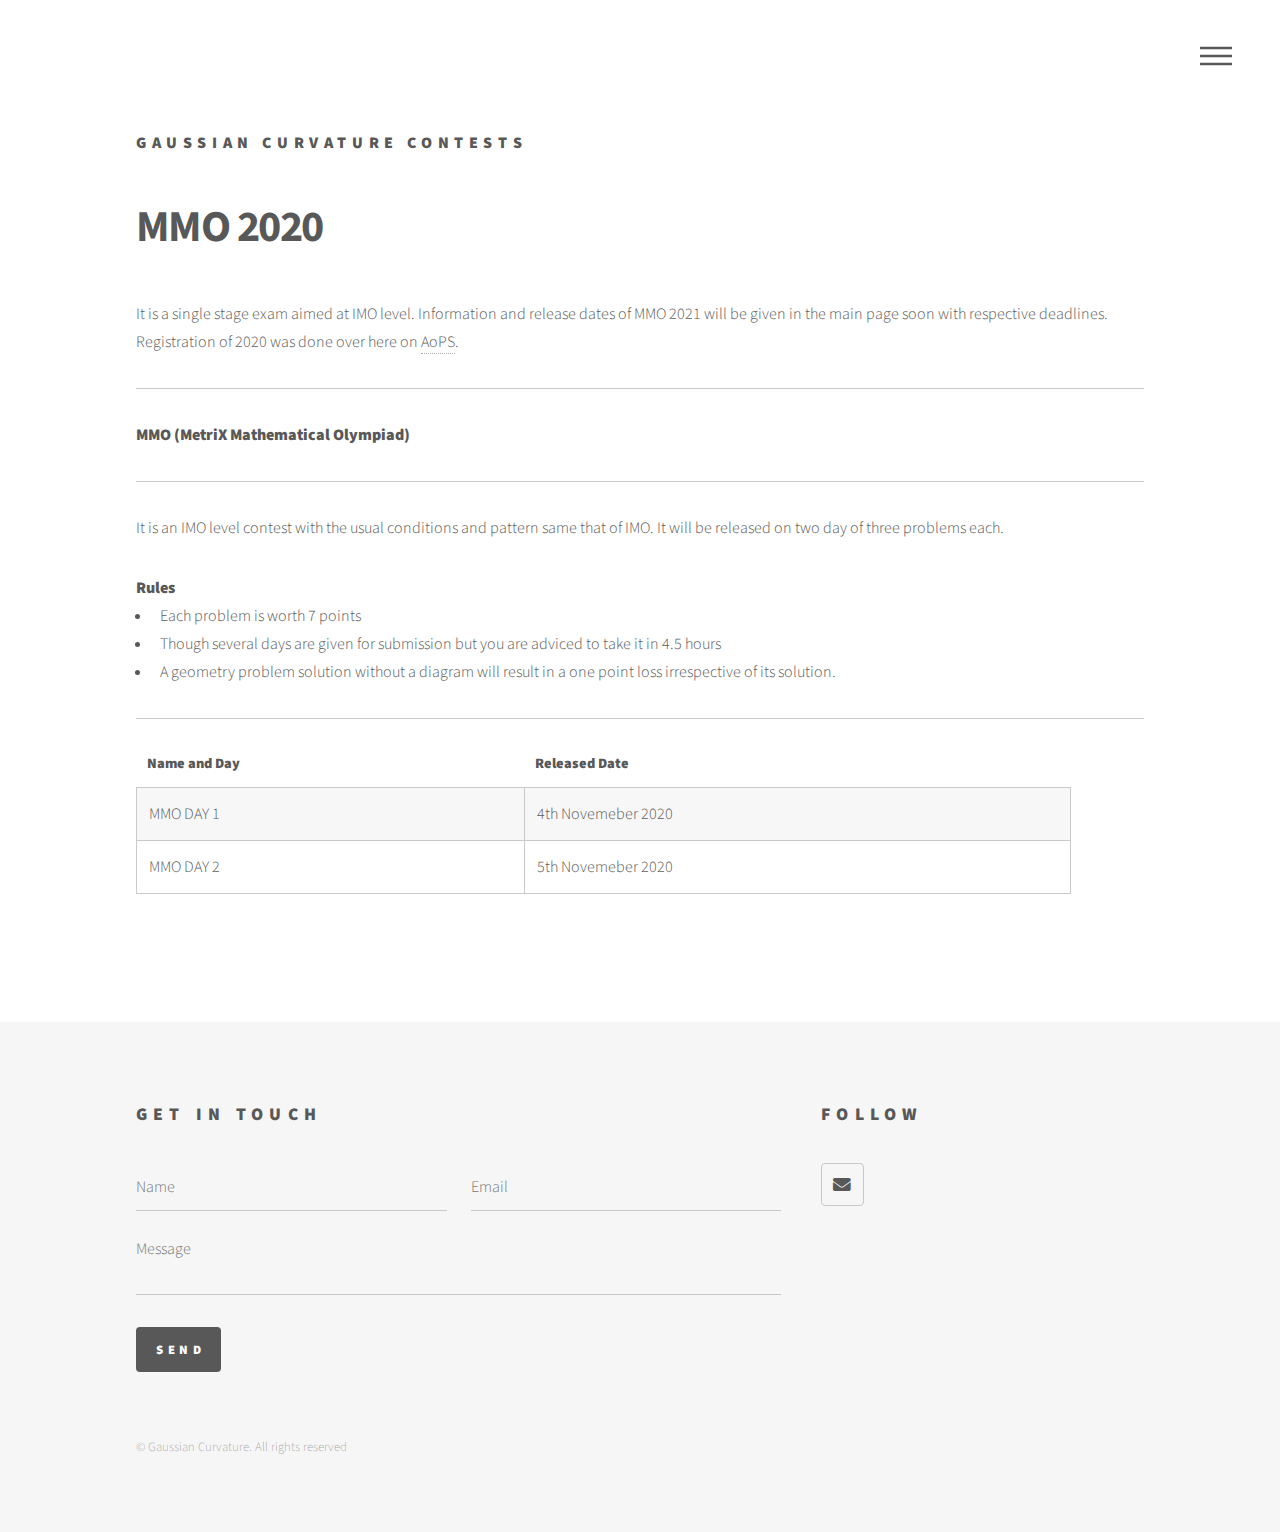
<file: mmo2020.html>
<!DOCTYPE HTML>
<!--
	Phantom by HTML5 UP
	html5up.net | @ajlkn
	Free for personal and commercial use under the CCA 3.0 license (html5up.net/license)
-->
<html>
	<head>
		<title>GC Contests</title>
		<meta charset="utf-8" />
		<meta name="viewport" content="width=device-width, initial-scale=1, user-scalable=no" />
		<link rel="stylesheet" href="assets1/css/main.css" />
		<noscript><link rel="stylesheet" href="assets1/css/noscript.css" /></noscript>
	</head>
	<body class="is-preload">
		<!-- Wrapper -->
			<div id="wrapper">

				<!-- Header -->
					<header id="header">
						<div class="inner">

							<!-- Logo -->
								<a href="index.html" class="logo">
									<span class="title">Gaussian Curvature Contests</span>
								</a>

							<!-- Nav -->
								<nav>
									<ul>
										<li><a href="#menu">Menu</a></li>
									</ul>
								</nav>

						</div>
					</header>

				<!-- Menu -->
					<nav id="menu">
						<ul class="links">
								<li><a href="mmocontest.html">MMO Home</a></li>
							<li><a href="index.html">Contests Home</a></li>
							<li><a href="https://aritra-12.github.io/">GC Home</a></li>
							<li><a href="landing.html">All contests</a></li>
							<li><a href="mmoleaderboard.html">MMO Leaderboards</a></li>
						</ul>
						
					</nav>

				<!-- Main -->
					<div id="main">
						<div class="inner">
							<h1>MMO 2020</h1>
							
				<p>It is a single stage exam aimed at IMO level. Information and release dates of MMO 2021 will be given in the main page soon with respective deadlines.
					Registration of 2020 was done over here on <a href="https://artofproblemsolving.com/community/c594864h2499651p21088868">AoPS</a>.
<hr>						
<strong>MMO (MetriX Mathematical Olympiad)</strong> <hr><p> It is an IMO level contest with the usual conditions and pattern same that of  IMO. It will be released on two day
							of three problems each.</p>
							
							<strong>Rules</strong>
							<ul>
												<li>Each problem is worth 7 points </li>
												<li>Though several days are given for submission but you are adviced to take it in 4.5 hours</li>
												<li>A geometry problem solution without a diagram will result in a one point loss irrespective of its solution.</li>
			
											</ul>
						
							<hr/>
							<div class="table-wrapper">
	
										<table class="alt">
											<thead>
												<tr>
													<th>Name and Day</th>
													<th>Released Date</th>
													<th></th>
												</tr>
											</thead>
											<tbody>
												<tr>
													<td>MMO DAY 1</td>
													<td>4th Novemeber 2020</td>
										
												</tr>
												<tr>
													<td>MMO DAY 2</td>
													<td>5th Novemeber 2020</td>
										
												</tr>
												<tr>
													
												</tr>
												
											</tbody>
											
										</table>
									</div>



						</div>
					</div>

				<!-- Footer -->
					<footer id="footer">
						<div class="inner">
							<section>
								<h2>Get in touch</h2>
								<form method="post" action="#">
									<div class="fields">
										<div class="field half">
											<input type="text" name="name" id="name" placeholder="Name" />
										</div>
										<div class="field half">
											<input type="email" name="email" id="email" placeholder="Email" />
										</div>
										<div class="field">
											<textarea name="message" id="message" placeholder="Message"></textarea>
										</div>
									</div>
									<ul class="actions">
										<li><input type="submit" value="Send" class="primary" /></li>
									</ul>
								</form>
							</section>
							<section>
								<h2>Follow</h2>
								<ul class="icons">
					<li><a href="mailto:gaussiancurvature360@gmail.com" class="icon solid style2 fa-envelope"><span class="label">Email</span></a></li>
								</ul>
							</section>
							<ul class="copyright">
								<li>&copy; Gaussian Curvature. All rights reserved</li>
							</ul>
						</div>
					</footer>

			</div>

		<!-- Scripts -->
			<script src="assets1/js/jquery.min.js"></script>
			<script src="assets1/js/browser.min.js"></script>
			<script src="assets1/js/breakpoints.min.js"></script>
			<script src="assets1/js/util.js"></script>
			<script src="assets1/js/main.js"></script>

	</body>
</html>
</file>
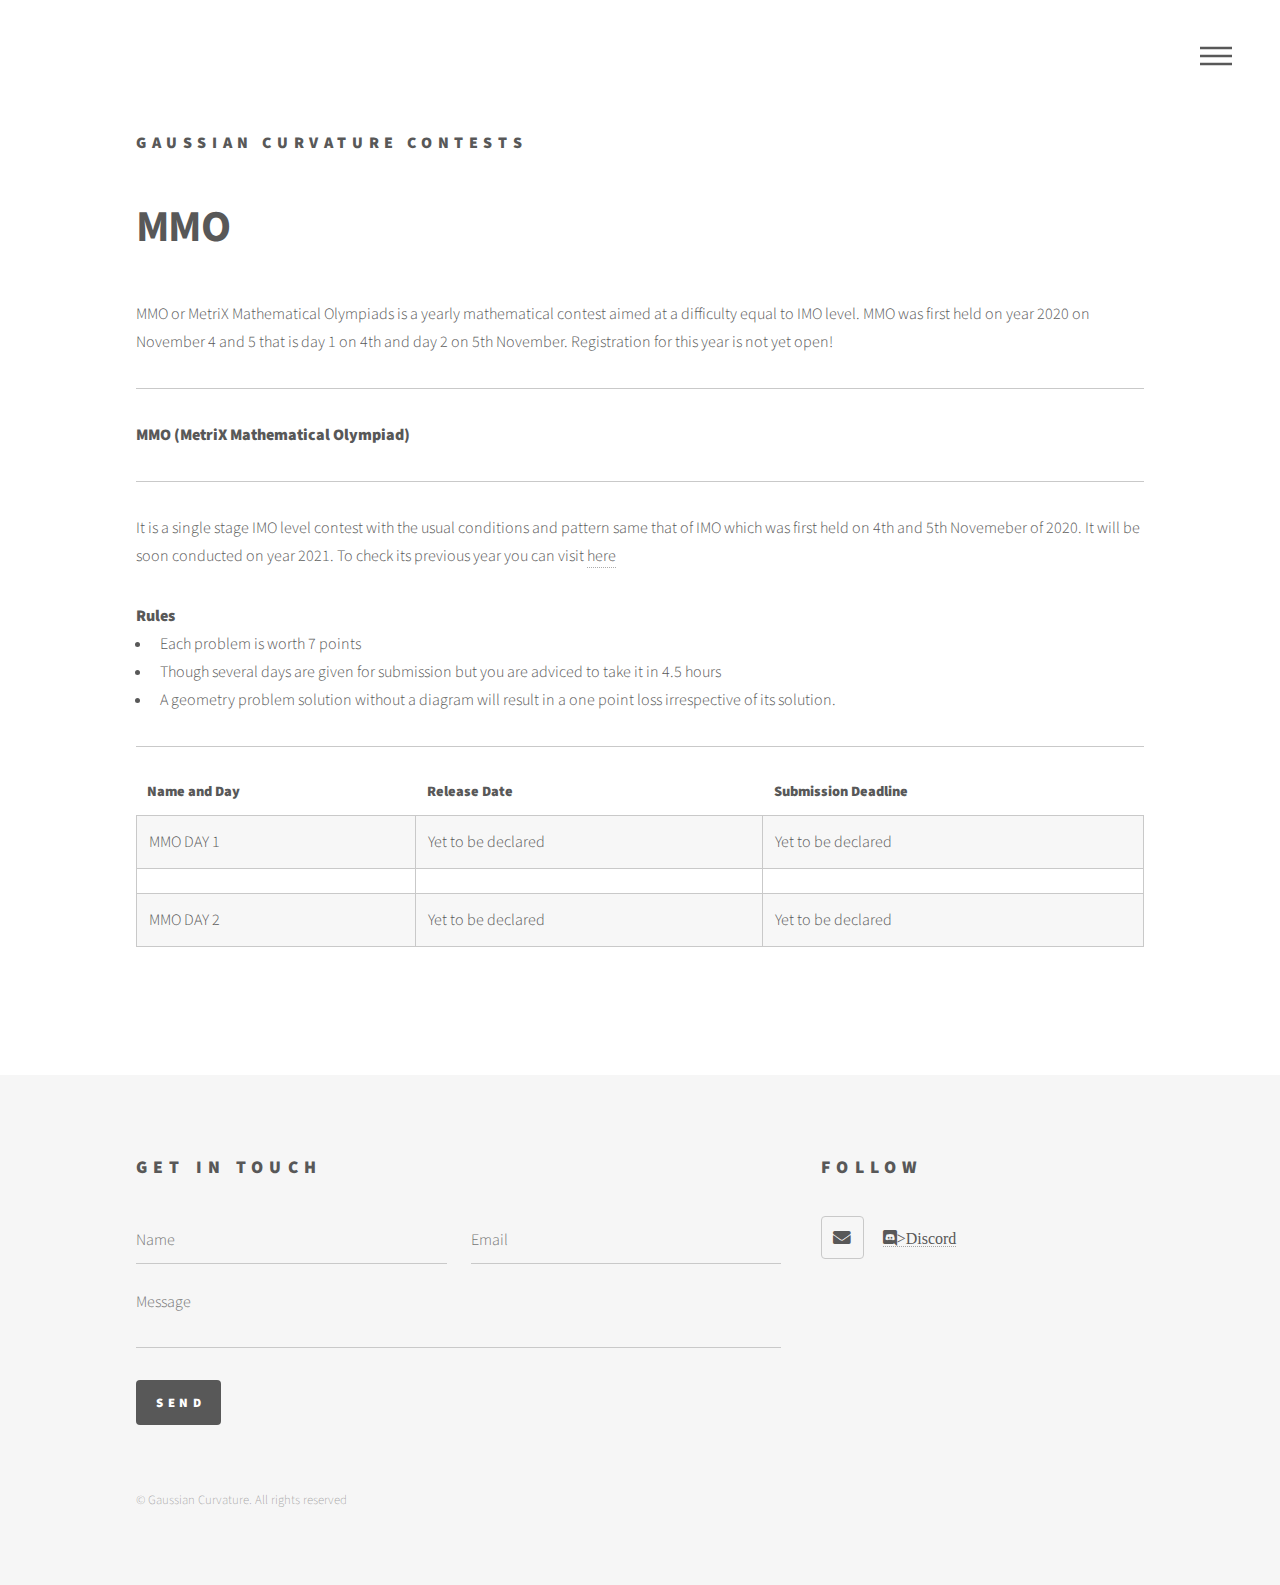
<file: mmocontest.html>
<!DOCTYPE HTML>
<!--
	Phantom by HTML5 UP
	html5up.net | @ajlkn
	Free for personal and commercial use under the CCA 3.0 license (html5up.net/license)
-->
<html>
	<head>
		<title>GC Contests</title>
		<meta charset="utf-8" />
		<meta name="viewport" content="width=device-width, initial-scale=1, user-scalable=no" />
		<link rel="stylesheet" href="assets1/css/main.css" />
		<noscript><link rel="stylesheet" href="assets1/css/noscript.css" /></noscript>
	</head>
	<body class="is-preload">
		<!-- Wrapper -->
			<div id="wrapper">

				<!-- Header -->
					<header id="header">
						<div class="inner">

							<!-- Logo -->
								<a href="index.html" class="logo">
									<span class="title">Gaussian Curvature Contests</span>
								</a>

							<!-- Nav -->
								<nav>
									<ul>
										<li><a href="#menu">Menu</a></li>
									</ul>
								</nav>

						</div>
					</header>

				<!-- Menu -->
					<nav id="menu">
						<ul class="links">
							<li><a href="index.html">Contests Home</a></li>
							<li><a href="https://aritra-12.github.io/">GC Home</a></li>
							<li><a href="landing.html">All contests</a></li>
							<li><a href="mmo2020.html">MMO 2020</a></li>
                                                        <li><a href="mmoleaderboard.html">MMO Leaderboards</a></li>
							
						</ul>
						
					</nav>

				<!-- Main -->
					<div id="main">
						<div class="inner">
							<h1>MMO</h1>
				<p>MMO or MetriX Mathematical Olympiads is a yearly mathematical contest aimed at a difficulty equal to IMO level. MMO was first held on year 2020 on November 4 and 5 that is day 1 on 4th and day 2 on 5th November.
					Registration for this year is not yet open!
<hr>						
<strong>MMO (MetriX Mathematical Olympiad)</strong> <hr><p> It is a single stage IMO  level contest with the usual conditions and pattern same that of IMO which was first held on 4th and 5th Novemeber of 2020. It will be soon conducted on year 2021. To check its previous year you can visit <a href="https://artofproblemsolving.com/community/c594864h2275337p17762720">here</a> </p>
							
							<strong>Rules</strong>
							<ul>
												<li>Each problem is worth 7 points </li>
												<li>Though several days are given for submission but you are adviced to take it in 4.5 hours</li>
												<li>A geometry problem solution without a diagram will result in a one point loss irrespective of its solution.</li>
			
											</ul>
						
							<hr/>
							<div class="table-wrapper">
	
										<table class="alt">
											<thead>
												<tr>
													<th>Name and Day</th>
													<th>Release Date</th>
													<th>Submission Deadline</th>
												</tr>
											</thead>
											<tbody>
												<tr>
													<td>MMO DAY 1</td>
													<td>Yet to be declared</td>
													<td>Yet to be declared</td>
												</tr>
												<tr>
													<td></td>
													<td></td>
													<td></td>
												</tr>
												<tr>
													<td>MMO DAY 2</td>
													<td>Yet to be declared</td>
													<td>Yet to be declared</td>
												</tr>
												<tr>
													
												</tr>
												
											</tbody>
											
										</table>
									</div>



						</div>
					</div>

				<!-- Footer -->
					<footer id="footer">
						<div class="inner">
							<section>
								<h2>Get in touch</h2>
								<form method="post" action="#">
									<div class="fields">
										<div class="field half">
											<input type="text" name="name" id="name" placeholder="Name" />
										</div>
										<div class="field half">
											<input type="email" name="email" id="email" placeholder="Email" />
										</div>
										<div class="field">
											<textarea name="message" id="message" placeholder="Message"></textarea>
										</div>
									</div>
									<ul class="actions">
										<li><input type="submit" value="Send" class="primary" /></li>
									</ul>
								</form>
							</section>
							<section>
								<h2>Follow</h2>
								<ul class="icons">
									<li><a href="gaussiancurvature360@gmail.com" class="icon solid style2 fa-envelope"><span class="label">Email</span></a></li>
									<li><a href="https://discord.gg/RdNHVKhgGP" <i class="fab fa-discord"></i>><span class="label">Discord</span></a></li>
								</ul>
							</section>
							<ul class="copyright">
								<li>&copy; Gaussian Curvature. All rights reserved</li>
							</ul>
						</div>
					</footer>

			</div>

		<!-- Scripts -->
			<script src="assets1/js/jquery.min.js"></script>
			<script src="assets1/js/browser.min.js"></script>
			<script src="assets1/js/breakpoints.min.js"></script>
			<script src="assets1/js/util.js"></script>
			<script src="assets1/js/main.js"></script>

	</body>
</html>
</file>
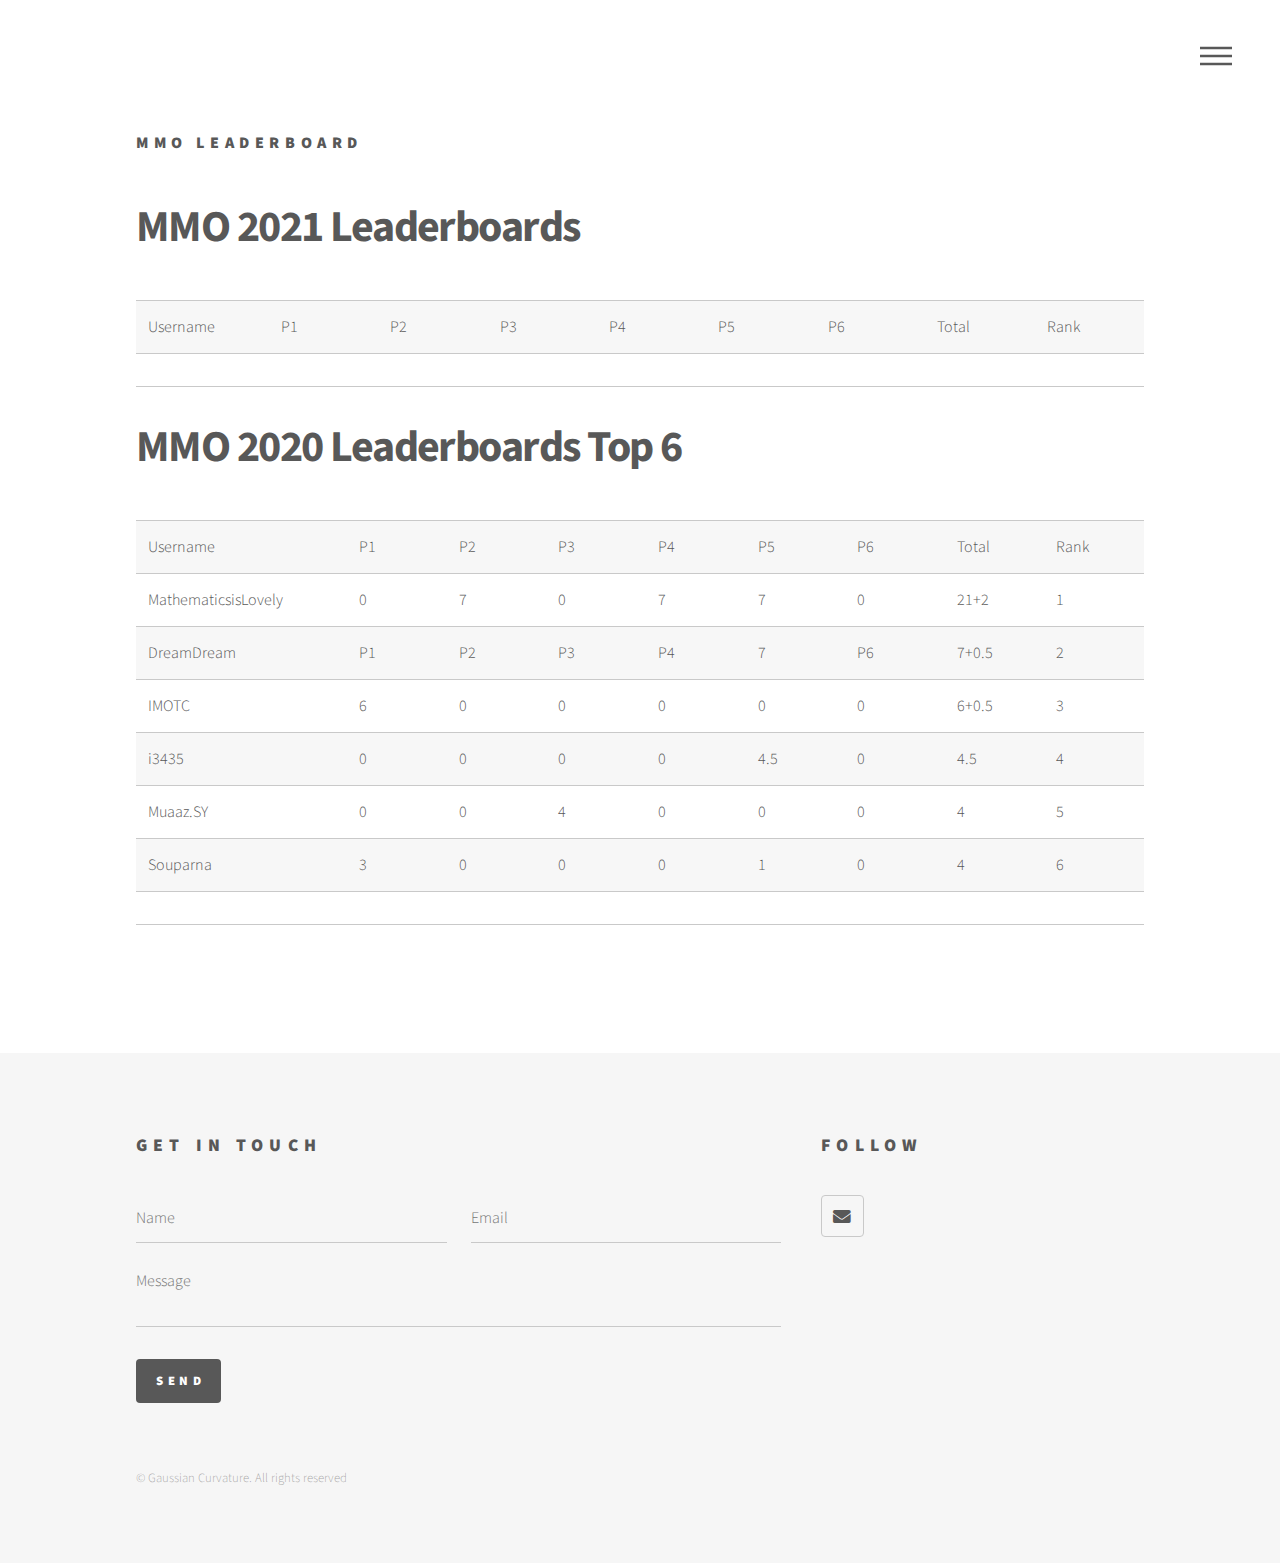
<file: mmoleaderboard.html>
<!DOCTYPE HTML>
<!--
	Phantom by HTML5 UP
	html5up.net | @ajlkn
	Free for personal and commercial use under the CCA 3.0 license (html5up.net/license)
-->
<html>
	<head>
		<title>GC Contests</title>
		<meta charset="utf-8" />
		<meta name="viewport" content="width=device-width, initial-scale=1, user-scalable=no" />
		<link rel="stylesheet" href="assets1/css/main.css" />
		<noscript><link rel="stylesheet" href="assets1/css/noscript.css" /></noscript>
	</head>
	<body class="is-preload">
		<!-- Wrapper -->
			<div id="wrapper">

				<!-- Header -->
					<header id="header">
						<div class="inner">

							<!-- Logo -->
								<a href="index.html" class="logo">
									<span class="title">MMO Leaderboard</span>
								</a>

							<!-- Nav -->
								<nav>
									<ul>
										<li><a href="#menu">Menu</a></li>
									</ul>
								</nav>

						</div>
					</header>

				<!-- Menu -->
					<nav id="menu">
						<ul class="links">
						
							<li><a href="mmocontest.html">MMO home</a></li>
							<li><a href="index.html">Contests Home</a></li>
							<li><a href="https://aritra-12.github.io/">GC Home</a></li>
							<li><a href="landing.html">All contests</a></li>
				                        <li><a href="mmo2020.html">MMO 2020</a></li>
		
						</ul>
						
					</nav>

				<!-- Main -->
					<div id="main">
					
					<div class="inner">	
						<h1>MMO 2021 Leaderboards  </h1>
              <div id="myDynamicTable"><table border="1">
                <tbody><tr><td width="20">Username</td>
			<td width="75">P1</td>
			<td width="75">P2</td>
			<td width="75">P3</td>
			<td width="75">P4</td>
			<td width="75">P5</td>
			<td width="75">P6</td>
			<td width="75">Total</td>
			<td width="75">Rank</td>
			</tr> 
			
			
		      </tbody></table></div>
              
              <hr/>
             </div>
              
              
	<div class="inner">
						
							<h1>MMO 2020 Leaderboards Top 6 </h1>
				
              <div id="myDynamicTable"><table border="1">
                <tbody><tr><td width="20">Username</td>
			<td width="75">P1</td>
			<td width="75">P2</td>
			<td width="75">P3</td>
			<td width="75">P4</td>
			<td width="75">P5</td>
			<td width="75">P6</td>
			<td width="75">Total</td>
			<td width="75">Rank</td>
			</tr> 
			<tr>
		      <td width="75">MathematicsisLovely</td>
			<td width="75">0</td>
			<td width="75">7</td>
			<td width="75">0</td>
			<td width="75">7</td>
			<td width="75">7</td>
			<td width="75">0</td>
			<td width="75">21+2</td>
					<td width="75">1</td>
			</tr>
			
			<tr>
		      <td width="75">DreamDream</td>
			<td width="75">P1</td>
			<td width="75">P2</td>
			<td width="75">P3</td>
			<td width="75">P4</td>
			<td width="75">7</td>
			<td width="75">P6</td>
			<td width="75">7+0.5</td>
					<td width="75">2</td>
			</tr>
			
			<tr>
		      <td width="75">IMOTC</td>
			<td width="75">6</td>
			<td width="75">0</td>
			<td width="75">0</td>
			<td width="75">0</td>
			<td width="75">0</td>
			<td width="75">0</td>
			<td width="75">6+0.5</td>
			<td width="75">3</td>
			</tr>
			
			<tr>
		      <td width="75">i3435</td>
			<td width="75">0</td>
			<td width="75">0</td>
			<td width="75">0</td>
			<td width="75">0</td>
			<td width="75">4.5</td>
			<td width="75">0</td>
			<td width="75">4.5</td>
					<td width="75">4</td>
			</tr>
			
			
			<tr>
		      <td width="75">Muaaz.SY</td>
			<td width="75">0</td>
			<td width="75">0</td>
			<td width="75">4</td>
			<td width="75">0</td>
			<td width="75">0</td>
			<td width="75">0</td>
			<td width="75">4</td>
					<td width="75">5</td>
			</tr>
			
			
			<tr>
		      <td width="75">Souparna</td>
			<td width="75">3</td>
			<td width="75">0</td>
			<td width="75">0</td>
			<td width="75">0</td>
			<td width="75">1</td>
			<td width="75">0</td>
			<td width="75">4</td>
					<td width="75">6</td>
			</tr>
			
			
		      </tbody></table></div>
              
              <hr/>
             
              
              
						
						</div>
					</div>

				<!-- Footer -->
					<footer id="footer">
						<div class="inner">
							<section>
								<h2>Get in touch</h2>
								<form method="post" action="#">
									<div class="fields">
										<div class="field half">
											<input type="text" name="name" id="name" placeholder="Name" />
										</div>
										<div class="field half">
											<input type="email" name="email" id="email" placeholder="Email" />
										</div>
										<div class="field">
											<textarea name="message" id="message" placeholder="Message"></textarea>
										</div>
									</div>
									<ul class="actions">
										<li><input type="submit" value="Send" class="primary" /></li>
									</ul>
								</form>
							</section>
							<section>
								<h2>Follow</h2>
								<ul class="icons">
							
							<li><a href="mailto:gaussiancurvature360@gmail.com" class="icon solid style2 fa-envelope"><span class="label">Email</span></a></li>
								</ul>
							</section>
							<ul class="copyright">
								<li>&copy; Gaussian Curvature. All rights reserved</li>
							</ul>
						</div>
					</footer>

			</div>

		<!-- Scripts -->
			<script src="assets1/js/jquery.min.js"></script>
			<script src="assets1/js/browser.min.js"></script>
			<script src="assets1/js/breakpoints.min.js"></script>
			<script src="assets1/js/util.js"></script>
			<script src="assets1/js/main.js"></script>

	</body>
</html>
</file>
<file: assets/css/noscript.css>
/*
	Forty by HTML5 UP
	html5up.net | @ajlkn
	Free for personal and commercial use under the CCA 3.0 license (html5up.net/license)
*/

/* Banner */

	body.is-preload #banner:after {
		opacity: 0.85;
	}

	body.is-preload #banner > .inner {
		-moz-filter: none;
		-webkit-filter: none;
		-ms-filter: none;
		filter: none;
		-moz-transform: none;
		-webkit-transform: none;
		-ms-transform: none;
		transform: none;
		opacity: 1;
	}
</file>
<file: assets1/css/noscript.css>
/*
	Phantom by HTML5 UP
	html5up.net | @ajlkn
	Free for personal and commercial use under the CCA 3.0 license (html5up.net/license)
*/

/* Tiles */

	body.is-preload .tiles article {
		-moz-transform: none;
		-webkit-transform: none;
		-ms-transform: none;
		transform: none;
		opacity: 1;
	}
</file>
<file: assets/css/main.css>
@import url(fontawesome-all.min.css);
@import url("https://fonts.googleapis.com/css?family=Source+Sans+Pro:300,300italic,600,600italic");

/*
	Forty by HTML5 UP
	html5up.net | @ajlkn
	Free for personal and commercial use under the CCA 3.0 license (html5up.net/license)
*/

html, body, div, span, applet, object,
iframe, h1, h2, h3, h4, h5, h6, p, blockquote,
pre, a, abbr, acronym, address, big, cite,
code, del, dfn, em, img, ins, kbd, q, s, samp,
small, strike, strong, sub, sup, tt, var, b,
u, i, center, dl, dt, dd, ol, ul, li, fieldset,
form, label, legend, table, caption, tbody,
tfoot, thead, tr, th, td, article, aside,
canvas, details, embed, figure, figcaption,
footer, header, hgroup, menu, nav, output, ruby,
section, summary, time, mark, audio, video {
	margin: 0;
	padding: 0;
	border: 0;
	font-size: 100%;
	font: inherit;
	vertical-align: baseline;}

article, aside, details, figcaption, figure,
footer, header, hgroup, menu, nav, section {
	display: block;}

body {
	line-height: 1;
}

ol, ul {
	list-style: none;
}

blockquote, q {
	quotes: none;
}

	blockquote:before, blockquote:after, q:before, q:after {
		content: '';
		content: none;
	}

table {
	border-collapse: collapse;
	border-spacing: 0;
}

body {
	-webkit-text-size-adjust: none;
}

mark {
	background-color: transparent;
	color: inherit;
}

input::-moz-focus-inner {
	border: 0;
	padding: 0;
}

input, select, textarea {
	-moz-appearance: none;
	-webkit-appearance: none;
	-ms-appearance: none;
	appearance: none;
}

/* Basic */

	@-ms-viewport {
		width: device-width;
	}

	body {
		-ms-overflow-style: scrollbar;
	}

	@media screen and (max-width: 480px) {

		html, body {
			min-width: 320px;
		}

	}

	html {
		box-sizing: border-box;
	}

	*, *:before, *:after {
		box-sizing: inherit;
	}

	body {
		background: #242943;
	}

		body.is-preload *, body.is-preload *:before, body.is-preload *:after {
			-moz-animation: none !important;
			-webkit-animation: none !important;
			-ms-animation: none !important;
			animation: none !important;
			-moz-transition: none !important;
			-webkit-transition: none !important;
			-ms-transition: none !important;
			transition: none !important;
		}

/* Type */

	body, input, select, textarea {
		color: #ffffff;
		font-family: "Source Sans Pro", Helvetica, sans-serif;
		font-size: 17pt;
		font-weight: 300;
		letter-spacing: 0.025em;
		line-height: 1.65;
	}

		@media screen and (max-width: 1680px) {

			body, input, select, textarea {
				font-size: 14pt;
			}

		}

		@media screen and (max-width: 1280px) {

			body, input, select, textarea {
				font-size: 12pt;
			}

		}

		@media screen and (max-width: 360px) {

			body, input, select, textarea {
				font-size: 11pt;
			}

		}

	a {
		-moz-transition: color 0.2s ease-in-out, border-bottom-color 0.2s ease-in-out;
		-webkit-transition: color 0.2s ease-in-out, border-bottom-color 0.2s ease-in-out;
		-ms-transition: color 0.2s ease-in-out, border-bottom-color 0.2s ease-in-out;
		transition: color 0.2s ease-in-out, border-bottom-color 0.2s ease-in-out;
		border-bottom: dotted 1px;
		color: inherit;
		text-decoration: none;
	}

		a:hover {
			border-bottom-color: transparent;
			color: #9bf1ff !important;
		}

		a:active {
			color: #53e3fb !important;
		}

	strong, b {
		color: #ffffff;
		font-weight: 600;
	}

	em, i {
		font-style: italic;
	}

	p {
		margin: 0 0 2em 0;
	}

	h1, h2, h3, h4, h5, h6 {
		color: #ffffff;
		font-weight: 600;
		line-height: 1.65;
		margin: 0 0 1em 0;
	}

		h1 a, h2 a, h3 a, h4 a, h5 a, h6 a {
			color: inherit;
			border-bottom: 0;
		}

	h1 {
		font-size: 2.5em;
	}

	h2 {
		font-size: 1.75em;
	}

	h3 {
		font-size: 1.35em;
	}

	h4 {
		font-size: 1.1em;
	}

	h5 {
		font-size: 0.9em;
	}

	h6 {
		font-size: 0.7em;
	}

	@media screen and (max-width: 736px) {

		h1 {
			font-size: 2em;
		}

		h2 {
			font-size: 1.5em;
		}

		h3 {
			font-size: 1.25em;
		}

	}

	sub {
		font-size: 0.8em;
		position: relative;
		top: 0.5em;
	}

	sup {
		font-size: 0.8em;
		position: relative;
		top: -0.5em;
	}

	blockquote {
		border-left: solid 4px rgba(212, 212, 255, 0.1);
		font-style: italic;
		margin: 0 0 2em 0;
		padding: 0.5em 0 0.5em 2em;
	}

	code {
		background: rgba(212, 212, 255, 0.035);
		font-family: "Courier New", monospace;
		font-size: 0.9em;
		margin: 0 0.25em;
		padding: 0.25em 0.65em;
	}

	pre {
		-webkit-overflow-scrolling: touch;
		font-family: "Courier New", monospace;
		font-size: 0.9em;
		margin: 0 0 2em 0;
	}

		pre code {
			display: block;
			line-height: 1.75;
			padding: 1em 1.5em;
			overflow-x: auto;
		}

	hr {
		border: 0;
		border-bottom: solid 1px rgba(212, 212, 255, 0.1);
		margin: 2em 0;
	}

		hr.major {
			margin: 3em 0;
		}

	.align-left {
		text-align: left;
	}

	.align-center {
		text-align: center;
	}

	.align-right {
		text-align: right;
	}

/* Row */

	.row {
		display: flex;
		flex-wrap: wrap;
		box-sizing: border-box;
		align-items: stretch;
	}

		.row > * {
			box-sizing: border-box;
		}

		.row.gtr-uniform > * > :last-child {
			margin-bottom: 0;
		}

		.row.aln-left {
			justify-content: flex-start;
		}

		.row.aln-center {
			justify-content: center;
		}

		.row.aln-right {
			justify-content: flex-end;
		}

		.row.aln-top {
			align-items: flex-start;
		}

		.row.aln-middle {
			align-items: center;
		}

		.row.aln-bottom {
			align-items: flex-end;
		}

		.row > .imp {
			order: -1;
		}

		.row > .col-1 {
			width: 8.33333%;
		}

		.row > .off-1 {
			margin-left: 8.33333%;
		}

		.row > .col-2 {
			width: 16.66667%;
		}

		.row > .off-2 {
			margin-left: 16.66667%;
		}

		.row > .col-3 {
			width: 25%;
		}

		.row > .off-3 {
			margin-left: 25%;
		}

		.row > .col-4 {
			width: 33.33333%;
		}

		.row > .off-4 {
			margin-left: 33.33333%;
		}

		.row > .col-5 {
			width: 41.66667%;
		}

		.row > .off-5 {
			margin-left: 41.66667%;
		}

		.row > .col-6 {
			width: 50%;
		}

		.row > .off-6 {
			margin-left: 50%;
		}

		.row > .col-7 {
			width: 58.33333%;
		}

		.row > .off-7 {
			margin-left: 58.33333%;
		}

		.row > .col-8 {
			width: 66.66667%;
		}

		.row > .off-8 {
			margin-left: 66.66667%;
		}

		.row > .col-9 {
			width: 75%;
		}

		.row > .off-9 {
			margin-left: 75%;
		}

		.row > .col-10 {
			width: 83.33333%;
		}

		.row > .off-10 {
			margin-left: 83.33333%;
		}

		.row > .col-11 {
			width: 91.66667%;
		}

		.row > .off-11 {
			margin-left: 91.66667%;
		}

		.row > .col-12 {
			width: 100%;
		}

		.row > .off-12 {
			margin-left: 100%;
		}

		.row.gtr-0 {
			margin-top: 0;
			margin-left: 0em;
		}

			.row.gtr-0 > * {
				padding: 0 0 0 0em;
			}

			.row.gtr-0.gtr-uniform {
				margin-top: 0em;
			}

				.row.gtr-0.gtr-uniform > * {
					padding-top: 0em;
				}

		.row.gtr-25 {
			margin-top: 0;
			margin-left: -0.5em;
		}

			.row.gtr-25 > * {
				padding: 0 0 0 0.5em;
			}

			.row.gtr-25.gtr-uniform {
				margin-top: -0.5em;
			}

				.row.gtr-25.gtr-uniform > * {
					padding-top: 0.5em;
				}

		.row.gtr-50 {
			margin-top: 0;
			margin-left: -1em;
		}

			.row.gtr-50 > * {
				padding: 0 0 0 1em;
			}

			.row.gtr-50.gtr-uniform {
				margin-top: -1em;
			}

				.row.gtr-50.gtr-uniform > * {
					padding-top: 1em;
				}

		.row {
			margin-top: 0;
			margin-left: -2em;
		}

			.row > * {
				padding: 0 0 0 2em;
			}

			.row.gtr-uniform {
				margin-top: -2em;
			}

				.row.gtr-uniform > * {
					padding-top: 2em;
				}

		.row.gtr-150 {
			margin-top: 0;
			margin-left: -3em;
		}

			.row.gtr-150 > * {
				padding: 0 0 0 3em;
			}

			.row.gtr-150.gtr-uniform {
				margin-top: -3em;
			}

				.row.gtr-150.gtr-uniform > * {
					padding-top: 3em;
				}

		.row.gtr-200 {
			margin-top: 0;
			margin-left: -4em;
		}

			.row.gtr-200 > * {
				padding: 0 0 0 4em;
			}

			.row.gtr-200.gtr-uniform {
				margin-top: -4em;
			}

				.row.gtr-200.gtr-uniform > * {
					padding-top: 4em;
				}

		@media screen and (max-width: 1680px) {

			.row {
				display: flex;
				flex-wrap: wrap;
				box-sizing: border-box;
				align-items: stretch;
			}

				.row > * {
					box-sizing: border-box;
				}

				.row.gtr-uniform > * > :last-child {
					margin-bottom: 0;
				}

				.row.aln-left {
					justify-content: flex-start;
				}

				.row.aln-center {
					justify-content: center;
				}

				.row.aln-right {
					justify-content: flex-end;
				}

				.row.aln-top {
					align-items: flex-start;
				}

				.row.aln-middle {
					align-items: center;
				}

				.row.aln-bottom {
					align-items: flex-end;
				}

				.row > .imp-xlarge {
					order: -1;
				}

				.row > .col-1-xlarge {
					width: 8.33333%;
				}

				.row > .off-1-xlarge {
					margin-left: 8.33333%;
				}

				.row > .col-2-xlarge {
					width: 16.66667%;
				}

				.row > .off-2-xlarge {
					margin-left: 16.66667%;
				}

				.row > .col-3-xlarge {
					width: 25%;
				}

				.row > .off-3-xlarge {
					margin-left: 25%;
				}

				.row > .col-4-xlarge {
					width: 33.33333%;
				}

				.row > .off-4-xlarge {
					margin-left: 33.33333%;
				}

				.row > .col-5-xlarge {
					width: 41.66667%;
				}

				.row > .off-5-xlarge {
					margin-left: 41.66667%;
				}

				.row > .col-6-xlarge {
					width: 50%;
				}

				.row > .off-6-xlarge {
					margin-left: 50%;
				}

				.row > .col-7-xlarge {
					width: 58.33333%;
				}

				.row > .off-7-xlarge {
					margin-left: 58.33333%;
				}

				.row > .col-8-xlarge {
					width: 66.66667%;
				}

				.row > .off-8-xlarge {
					margin-left: 66.66667%;
				}

				.row > .col-9-xlarge {
					width: 75%;
				}

				.row > .off-9-xlarge {
					margin-left: 75%;
				}

				.row > .col-10-xlarge {
					width: 83.33333%;
				}

				.row > .off-10-xlarge {
					margin-left: 83.33333%;
				}

				.row > .col-11-xlarge {
					width: 91.66667%;
				}

				.row > .off-11-xlarge {
					margin-left: 91.66667%;
				}

				.row > .col-12-xlarge {
					width: 100%;
				}

				.row > .off-12-xlarge {
					margin-left: 100%;
				}

				.row.gtr-0 {
					margin-top: 0;
					margin-left: 0em;
				}

					.row.gtr-0 > * {
						padding: 0 0 0 0em;
					}

					.row.gtr-0.gtr-uniform {
						margin-top: 0em;
					}

						.row.gtr-0.gtr-uniform > * {
							padding-top: 0em;
						}

				.row.gtr-25 {
					margin-top: 0;
					margin-left: -0.5em;
				}

					.row.gtr-25 > * {
						padding: 0 0 0 0.5em;
					}

					.row.gtr-25.gtr-uniform {
						margin-top: -0.5em;
					}

						.row.gtr-25.gtr-uniform > * {
							padding-top: 0.5em;
						}

				.row.gtr-50 {
					margin-top: 0;
					margin-left: -1em;
				}

					.row.gtr-50 > * {
						padding: 0 0 0 1em;
					}

					.row.gtr-50.gtr-uniform {
						margin-top: -1em;
					}

						.row.gtr-50.gtr-uniform > * {
							padding-top: 1em;
						}

				.row {
					margin-top: 0;
					margin-left: -2em;
				}

					.row > * {
						padding: 0 0 0 2em;
					}

					.row.gtr-uniform {
						margin-top: -2em;
					}

						.row.gtr-uniform > * {
							padding-top: 2em;
						}

				.row.gtr-150 {
					margin-top: 0;
					margin-left: -3em;
				}

					.row.gtr-150 > * {
						padding: 0 0 0 3em;
					}

					.row.gtr-150.gtr-uniform {
						margin-top: -3em;
					}

						.row.gtr-150.gtr-uniform > * {
							padding-top: 3em;
						}

				.row.gtr-200 {
					margin-top: 0;
					margin-left: -4em;
				}

					.row.gtr-200 > * {
						padding: 0 0 0 4em;
					}

					.row.gtr-200.gtr-uniform {
						margin-top: -4em;
					}

						.row.gtr-200.gtr-uniform > * {
							padding-top: 4em;
						}

		}

		@media screen and (max-width: 1280px) {

			.row {
				display: flex;
				flex-wrap: wrap;
				box-sizing: border-box;
				align-items: stretch;
			}

				.row > * {
					box-sizing: border-box;
				}

				.row.gtr-uniform > * > :last-child {
					margin-bottom: 0;
				}

				.row.aln-left {
					justify-content: flex-start;
				}

				.row.aln-center {
					justify-content: center;
				}

				.row.aln-right {
					justify-content: flex-end;
				}

				.row.aln-top {
					align-items: flex-start;
				}

				.row.aln-middle {
					align-items: center;
				}

				.row.aln-bottom {
					align-items: flex-end;
				}

				.row > .imp-large {
					order: -1;
				}

				.row > .col-1-large {
					width: 8.33333%;
				}

				.row > .off-1-large {
					margin-left: 8.33333%;
				}

				.row > .col-2-large {
					width: 16.66667%;
				}

				.row > .off-2-large {
					margin-left: 16.66667%;
				}

				.row > .col-3-large {
					width: 25%;
				}

				.row > .off-3-large {
					margin-left: 25%;
				}

				.row > .col-4-large {
					width: 33.33333%;
				}

				.row > .off-4-large {
					margin-left: 33.33333%;
				}

				.row > .col-5-large {
					width: 41.66667%;
				}

				.row > .off-5-large {
					margin-left: 41.66667%;
				}

				.row > .col-6-large {
					width: 50%;
				}

				.row > .off-6-large {
					margin-left: 50%;
				}

				.row > .col-7-large {
					width: 58.33333%;
				}

				.row > .off-7-large {
					margin-left: 58.33333%;
				}

				.row > .col-8-large {
					width: 66.66667%;
				}

				.row > .off-8-large {
					margin-left: 66.66667%;
				}

				.row > .col-9-large {
					width: 75%;
				}

				.row > .off-9-large {
					margin-left: 75%;
				}

				.row > .col-10-large {
					width: 83.33333%;
				}

				.row > .off-10-large {
					margin-left: 83.33333%;
				}

				.row > .col-11-large {
					width: 91.66667%;
				}

				.row > .off-11-large {
					margin-left: 91.66667%;
				}

				.row > .col-12-large {
					width: 100%;
				}

				.row > .off-12-large {
					margin-left: 100%;
				}

				.row.gtr-0 {
					margin-top: 0;
					margin-left: 0em;
				}

					.row.gtr-0 > * {
						padding: 0 0 0 0em;
					}

					.row.gtr-0.gtr-uniform {
						margin-top: 0em;
					}

						.row.gtr-0.gtr-uniform > * {
							padding-top: 0em;
						}

				.row.gtr-25 {
					margin-top: 0;
					margin-left: -0.375em;
				}

					.row.gtr-25 > * {
						padding: 0 0 0 0.375em;
					}

					.row.gtr-25.gtr-uniform {
						margin-top: -0.375em;
					}

						.row.gtr-25.gtr-uniform > * {
							padding-top: 0.375em;
						}

				.row.gtr-50 {
					margin-top: 0;
					margin-left: -0.75em;
				}

					.row.gtr-50 > * {
						padding: 0 0 0 0.75em;
					}

					.row.gtr-50.gtr-uniform {
						margin-top: -0.75em;
					}

						.row.gtr-50.gtr-uniform > * {
							padding-top: 0.75em;
						}

				.row {
					margin-top: 0;
					margin-left: -1.5em;
				}

					.row > * {
						padding: 0 0 0 1.5em;
					}

					.row.gtr-uniform {
						margin-top: -1.5em;
					}

						.row.gtr-uniform > * {
							padding-top: 1.5em;
						}

				.row.gtr-150 {
					margin-top: 0;
					margin-left: -2.25em;
				}

					.row.gtr-150 > * {
						padding: 0 0 0 2.25em;
					}

					.row.gtr-150.gtr-uniform {
						margin-top: -2.25em;
					}

						.row.gtr-150.gtr-uniform > * {
							padding-top: 2.25em;
						}

				.row.gtr-200 {
					margin-top: 0;
					margin-left: -3em;
				}

					.row.gtr-200 > * {
						padding: 0 0 0 3em;
					}

					.row.gtr-200.gtr-uniform {
						margin-top: -3em;
					}

						.row.gtr-200.gtr-uniform > * {
							padding-top: 3em;
						}

		}

		@media screen and (max-width: 980px) {

			.row {
				display: flex;
				flex-wrap: wrap;
				box-sizing: border-box;
				align-items: stretch;
			}

				.row > * {
					box-sizing: border-box;
				}

				.row.gtr-uniform > * > :last-child {
					margin-bottom: 0;
				}

				.row.aln-left {
					justify-content: flex-start;
				}

				.row.aln-center {
					justify-content: center;
				}

				.row.aln-right {
					justify-content: flex-end;
				}

				.row.aln-top {
					align-items: flex-start;
				}

				.row.aln-middle {
					align-items: center;
				}

				.row.aln-bottom {
					align-items: flex-end;
				}

				.row > .imp-medium {
					order: -1;
				}

				.row > .col-1-medium {
					width: 8.33333%;
				}

				.row > .off-1-medium {
					margin-left: 8.33333%;
				}

				.row > .col-2-medium {
					width: 16.66667%;
				}

				.row > .off-2-medium {
					margin-left: 16.66667%;
				}

				.row > .col-3-medium {
					width: 25%;
				}

				.row > .off-3-medium {
					margin-left: 25%;
				}

				.row > .col-4-medium {
					width: 33.33333%;
				}

				.row > .off-4-medium {
					margin-left: 33.33333%;
				}

				.row > .col-5-medium {
					width: 41.66667%;
				}

				.row > .off-5-medium {
					margin-left: 41.66667%;
				}

				.row > .col-6-medium {
					width: 50%;
				}

				.row > .off-6-medium {
					margin-left: 50%;
				}

				.row > .col-7-medium {
					width: 58.33333%;
				}

				.row > .off-7-medium {
					margin-left: 58.33333%;
				}

				.row > .col-8-medium {
					width: 66.66667%;
				}

				.row > .off-8-medium {
					margin-left: 66.66667%;
				}

				.row > .col-9-medium {
					width: 75%;
				}

				.row > .off-9-medium {
					margin-left: 75%;
				}

				.row > .col-10-medium {
					width: 83.33333%;
				}

				.row > .off-10-medium {
					margin-left: 83.33333%;
				}

				.row > .col-11-medium {
					width: 91.66667%;
				}

				.row > .off-11-medium {
					margin-left: 91.66667%;
				}

				.row > .col-12-medium {
					width: 100%;
				}

				.row > .off-12-medium {
					margin-left: 100%;
				}

				.row.gtr-0 {
					margin-top: 0;
					margin-left: 0em;
				}

					.row.gtr-0 > * {
						padding: 0 0 0 0em;
					}

					.row.gtr-0.gtr-uniform {
						margin-top: 0em;
					}

						.row.gtr-0.gtr-uniform > * {
							padding-top: 0em;
						}

				.row.gtr-25 {
					margin-top: 0;
					margin-left: -0.375em;
				}

					.row.gtr-25 > * {
						padding: 0 0 0 0.375em;
					}

					.row.gtr-25.gtr-uniform {
						margin-top: -0.375em;
					}

						.row.gtr-25.gtr-uniform > * {
							padding-top: 0.375em;
						}

				.row.gtr-50 {
					margin-top: 0;
					margin-left: -0.75em;
				}

					.row.gtr-50 > * {
						padding: 0 0 0 0.75em;
					}

					.row.gtr-50.gtr-uniform {
						margin-top: -0.75em;
					}

						.row.gtr-50.gtr-uniform > * {
							padding-top: 0.75em;
						}

				.row {
					margin-top: 0;
					margin-left: -1.5em;
				}

					.row > * {
						padding: 0 0 0 1.5em;
					}

					.row.gtr-uniform {
						margin-top: -1.5em;
					}

						.row.gtr-uniform > * {
							padding-top: 1.5em;
						}

				.row.gtr-150 {
					margin-top: 0;
					margin-left: -2.25em;
				}

					.row.gtr-150 > * {
						padding: 0 0 0 2.25em;
					}

					.row.gtr-150.gtr-uniform {
						margin-top: -2.25em;
					}

						.row.gtr-150.gtr-uniform > * {
							padding-top: 2.25em;
						}

				.row.gtr-200 {
					margin-top: 0;
					margin-left: -3em;
				}

					.row.gtr-200 > * {
						padding: 0 0 0 3em;
					}

					.row.gtr-200.gtr-uniform {
						margin-top: -3em;
					}

						.row.gtr-200.gtr-uniform > * {
							padding-top: 3em;
						}

		}

		@media screen and (max-width: 736px) {

			.row {
				display: flex;
				flex-wrap: wrap;
				box-sizing: border-box;
				align-items: stretch;
			}

				.row > * {
					box-sizing: border-box;
				}

				.row.gtr-uniform > * > :last-child {
					margin-bottom: 0;
				}

				.row.aln-left {
					justify-content: flex-start;
				}

				.row.aln-center {
					justify-content: center;
				}

				.row.aln-right {
					justify-content: flex-end;
				}

				.row.aln-top {
					align-items: flex-start;
				}

				.row.aln-middle {
					align-items: center;
				}

				.row.aln-bottom {
					align-items: flex-end;
				}

				.row > .imp-small {
					order: -1;
				}

				.row > .col-1-small {
					width: 8.33333%;
				}

				.row > .off-1-small {
					margin-left: 8.33333%;
				}

				.row > .col-2-small {
					width: 16.66667%;
				}

				.row > .off-2-small {
					margin-left: 16.66667%;
				}

				.row > .col-3-small {
					width: 25%;
				}

				.row > .off-3-small {
					margin-left: 25%;
				}

				.row > .col-4-small {
					width: 33.33333%;
				}

				.row > .off-4-small {
					margin-left: 33.33333%;
				}

				.row > .col-5-small {
					width: 41.66667%;
				}

				.row > .off-5-small {
					margin-left: 41.66667%;
				}

				.row > .col-6-small {
					width: 50%;
				}

				.row > .off-6-small {
					margin-left: 50%;
				}

				.row > .col-7-small {
					width: 58.33333%;
				}

				.row > .off-7-small {
					margin-left: 58.33333%;
				}

				.row > .col-8-small {
					width: 66.66667%;
				}

				.row > .off-8-small {
					margin-left: 66.66667%;
				}

				.row > .col-9-small {
					width: 75%;
				}

				.row > .off-9-small {
					margin-left: 75%;
				}

				.row > .col-10-small {
					width: 83.33333%;
				}

				.row > .off-10-small {
					margin-left: 83.33333%;
				}

				.row > .col-11-small {
					width: 91.66667%;
				}

				.row > .off-11-small {
					margin-left: 91.66667%;
				}

				.row > .col-12-small {
					width: 100%;
				}

				.row > .off-12-small {
					margin-left: 100%;
				}

				.row.gtr-0 {
					margin-top: 0;
					margin-left: 0em;
				}

					.row.gtr-0 > * {
						padding: 0 0 0 0em;
					}

					.row.gtr-0.gtr-uniform {
						margin-top: 0em;
					}

						.row.gtr-0.gtr-uniform > * {
							padding-top: 0em;
						}

				.row.gtr-25 {
					margin-top: 0;
					margin-left: -0.3125em;
				}

					.row.gtr-25 > * {
						padding: 0 0 0 0.3125em;
					}

					.row.gtr-25.gtr-uniform {
						margin-top: -0.3125em;
					}

						.row.gtr-25.gtr-uniform > * {
							padding-top: 0.3125em;
						}

				.row.gtr-50 {
					margin-top: 0;
					margin-left: -0.625em;
				}

					.row.gtr-50 > * {
						padding: 0 0 0 0.625em;
					}

					.row.gtr-50.gtr-uniform {
						margin-top: -0.625em;
					}

						.row.gtr-50.gtr-uniform > * {
							padding-top: 0.625em;
						}

				.row {
					margin-top: 0;
					margin-left: -1.25em;
				}

					.row > * {
						padding: 0 0 0 1.25em;
					}

					.row.gtr-uniform {
						margin-top: -1.25em;
					}

						.row.gtr-uniform > * {
							padding-top: 1.25em;
						}

				.row.gtr-150 {
					margin-top: 0;
					margin-left: -1.875em;
				}

					.row.gtr-150 > * {
						padding: 0 0 0 1.875em;
					}

					.row.gtr-150.gtr-uniform {
						margin-top: -1.875em;
					}

						.row.gtr-150.gtr-uniform > * {
							padding-top: 1.875em;
						}

				.row.gtr-200 {
					margin-top: 0;
					margin-left: -2.5em;
				}

					.row.gtr-200 > * {
						padding: 0 0 0 2.5em;
					}

					.row.gtr-200.gtr-uniform {
						margin-top: -2.5em;
					}

						.row.gtr-200.gtr-uniform > * {
							padding-top: 2.5em;
						}

		}

		@media screen and (max-width: 480px) {

			.row {
				display: flex;
				flex-wrap: wrap;
				box-sizing: border-box;
				align-items: stretch;
			}

				.row > * {
					box-sizing: border-box;
				}

				.row.gtr-uniform > * > :last-child {
					margin-bottom: 0;
				}

				.row.aln-left {
					justify-content: flex-start;
				}

				.row.aln-center {
					justify-content: center;
				}

				.row.aln-right {
					justify-content: flex-end;
				}

				.row.aln-top {
					align-items: flex-start;
				}

				.row.aln-middle {
					align-items: center;
				}

				.row.aln-bottom {
					align-items: flex-end;
				}

				.row > .imp-xsmall {
					order: -1;
				}

				.row > .col-1-xsmall {
					width: 8.33333%;
				}

				.row > .off-1-xsmall {
					margin-left: 8.33333%;
				}

				.row > .col-2-xsmall {
					width: 16.66667%;
				}

				.row > .off-2-xsmall {
					margin-left: 16.66667%;
				}

				.row > .col-3-xsmall {
					width: 25%;
				}

				.row > .off-3-xsmall {
					margin-left: 25%;
				}

				.row > .col-4-xsmall {
					width: 33.33333%;
				}

				.row > .off-4-xsmall {
					margin-left: 33.33333%;
				}

				.row > .col-5-xsmall {
					width: 41.66667%;
				}

				.row > .off-5-xsmall {
					margin-left: 41.66667%;
				}

				.row > .col-6-xsmall {
					width: 50%;
				}

				.row > .off-6-xsmall {
					margin-left: 50%;
				}

				.row > .col-7-xsmall {
					width: 58.33333%;
				}

				.row > .off-7-xsmall {
					margin-left: 58.33333%;
				}

				.row > .col-8-xsmall {
					width: 66.66667%;
				}

				.row > .off-8-xsmall {
					margin-left: 66.66667%;
				}

				.row > .col-9-xsmall {
					width: 75%;
				}

				.row > .off-9-xsmall {
					margin-left: 75%;
				}

				.row > .col-10-xsmall {
					width: 83.33333%;
				}

				.row > .off-10-xsmall {
					margin-left: 83.33333%;
				}

				.row > .col-11-xsmall {
					width: 91.66667%;
				}

				.row > .off-11-xsmall {
					margin-left: 91.66667%;
				}

				.row > .col-12-xsmall {
					width: 100%;
				}

				.row > .off-12-xsmall {
					margin-left: 100%;
				}

				.row.gtr-0 {
					margin-top: 0;
					margin-left: 0em;
				}

					.row.gtr-0 > * {
						padding: 0 0 0 0em;
					}

					.row.gtr-0.gtr-uniform {
						margin-top: 0em;
					}

						.row.gtr-0.gtr-uniform > * {
							padding-top: 0em;
						}

				.row.gtr-25 {
					margin-top: 0;
					margin-left: -0.3125em;
				}

					.row.gtr-25 > * {
						padding: 0 0 0 0.3125em;
					}

					.row.gtr-25.gtr-uniform {
						margin-top: -0.3125em;
					}

						.row.gtr-25.gtr-uniform > * {
							padding-top: 0.3125em;
						}

				.row.gtr-50 {
					margin-top: 0;
					margin-left: -0.625em;
				}

					.row.gtr-50 > * {
						padding: 0 0 0 0.625em;
					}

					.row.gtr-50.gtr-uniform {
						margin-top: -0.625em;
					}

						.row.gtr-50.gtr-uniform > * {
							padding-top: 0.625em;
						}

				.row {
					margin-top: 0;
					margin-left: -1.25em;
				}

					.row > * {
						padding: 0 0 0 1.25em;
					}

					.row.gtr-uniform {
						margin-top: -1.25em;
					}

						.row.gtr-uniform > * {
							padding-top: 1.25em;
						}

				.row.gtr-150 {
					margin-top: 0;
					margin-left: -1.875em;
				}

					.row.gtr-150 > * {
						padding: 0 0 0 1.875em;
					}

					.row.gtr-150.gtr-uniform {
						margin-top: -1.875em;
					}

						.row.gtr-150.gtr-uniform > * {
							padding-top: 1.875em;
						}

				.row.gtr-200 {
					margin-top: 0;
					margin-left: -2.5em;
				}

					.row.gtr-200 > * {
						padding: 0 0 0 2.5em;
					}

					.row.gtr-200.gtr-uniform {
						margin-top: -2.5em;
					}

						.row.gtr-200.gtr-uniform > * {
							padding-top: 2.5em;
						}

		}

/* Section/Article */

	section.special, article.special {
		text-align: center;
	}

	header.major {
		width: -moz-max-content;
		width: -webkit-max-content;
		width: -ms-max-content;
		width: max-content;
		margin-bottom: 2em;
	}

		header.major > :first-child {
			margin-bottom: 0;
			width: calc(100% + 0.5em);
		}

			header.major > :first-child:after {
				content: '';
				background-color: #ffffff;
				display: block;
				height: 2px;
				margin: 0.325em 0 0.5em 0;
				width: 100%;
			}

		header.major > p {
			font-size: 0.7em;
			font-weight: 600;
			letter-spacing: 0.25em;
			margin-bottom: 0;
			text-transform: uppercase;
		}

		body.is-ie header.major > :first-child:after {
			max-width: 9em;
		}

		body.is-ie header.major > h1:after {
			max-width: 100% !important;
		}

	@media screen and (max-width: 736px) {

		header.major > p br {
			display: none;
		}

	}

/* Form */

	form {
		margin: 0 0 2em 0;
	}

		form > :last-child {
			margin-bottom: 0;
		}

		form > .fields {
			display: -moz-flex;
			display: -webkit-flex;
			display: -ms-flex;
			display: flex;
			-moz-flex-wrap: wrap;
			-webkit-flex-wrap: wrap;
			-ms-flex-wrap: wrap;
			flex-wrap: wrap;
			width: calc(100% + 3em);
			margin: -1.5em 0 2em -1.5em;
		}

			form > .fields > .field {
				-moz-flex-grow: 0;
				-webkit-flex-grow: 0;
				-ms-flex-grow: 0;
				flex-grow: 0;
				-moz-flex-shrink: 0;
				-webkit-flex-shrink: 0;
				-ms-flex-shrink: 0;
				flex-shrink: 0;
				padding: 1.5em 0 0 1.5em;
				width: calc(100% - 1.5em);
			}

				form > .fields > .field.half {
					width: calc(50% - 0.75em);
				}

				form > .fields > .field.third {
					width: calc(100%/3 - 0.5em);
				}

				form > .fields > .field.quarter {
					width: calc(25% - 0.375em);
				}

		@media screen and (max-width: 480px) {

			form > .fields {
				width: calc(100% + 3em);
				margin: -1.5em 0 2em -1.5em;
			}

				form > .fields > .field {
					padding: 1.5em 0 0 1.5em;
					width: calc(100% - 1.5em);
				}

					form > .fields > .field.half {
						width: calc(100% - 1.5em);
					}

					form > .fields > .field.third {
						width: calc(100% - 1.5em);
					}

					form > .fields > .field.quarter {
						width: calc(100% - 1.5em);
					}

		}

	label {
		color: #ffffff;
		display: block;
		font-size: 0.8em;
		font-weight: 600;
		letter-spacing: 0.25em;
		margin: 0 0 1em 0;
		text-transform: uppercase;
	}

	input[type="text"],
	input[type="password"],
	input[type="email"],
	input[type="tel"],
	input[type="search"],
	input[type="url"],
	select,
	textarea {
		-moz-appearance: none;
		-webkit-appearance: none;
		-ms-appearance: none;
		appearance: none;
		background: rgba(212, 212, 255, 0.035);
		border: none;
		border-radius: 0;
		color: inherit;
		display: block;
		outline: 0;
		padding: 0 1em;
		text-decoration: none;
		width: 100%;
	}

		input[type="text"]:invalid,
		input[type="password"]:invalid,
		input[type="email"]:invalid,
		input[type="tel"]:invalid,
		input[type="search"]:invalid,
		input[type="url"]:invalid,
		select:invalid,
		textarea:invalid {
			box-shadow: none;
		}

		input[type="text"]:focus,
		input[type="password"]:focus,
		input[type="email"]:focus,
		input[type="tel"]:focus,
		input[type="search"]:focus,
		input[type="url"]:focus,
		select:focus,
		textarea:focus {
			border-color: #9bf1ff;
			box-shadow: 0 0 0 2px #9bf1ff;
		}

	select {
		background-image: url("data:image/svg+xml;charset=utf8,%3Csvg xmlns='http://www.w3.org/2000/svg' width='40' height='40' preserveAspectRatio='none' viewBox='0 0 40 40'%3E%3Cpath d='M9.4,12.3l10.4,10.4l10.4-10.4c0.2-0.2,0.5-0.4,0.9-0.4c0.3,0,0.6,0.1,0.9,0.4l3.3,3.3c0.2,0.2,0.4,0.5,0.4,0.9 c0,0.4-0.1,0.6-0.4,0.9L20.7,31.9c-0.2,0.2-0.5,0.4-0.9,0.4c-0.3,0-0.6-0.1-0.9-0.4L4.3,17.3c-0.2-0.2-0.4-0.5-0.4-0.9 c0-0.4,0.1-0.6,0.4-0.9l3.3-3.3c0.2-0.2,0.5-0.4,0.9-0.4S9.1,12.1,9.4,12.3z' fill='rgba(212, 212, 255, 0.1)' /%3E%3C/svg%3E");
		background-size: 1.25rem;
		background-repeat: no-repeat;
		background-position: calc(100% - 1rem) center;
		height: 2.75em;
		padding-right: 2.75em;
		text-overflow: ellipsis;
	}

		select option {
			color: #ffffff;
			background: #242943;
		}

		select:focus::-ms-value {
			background-color: transparent;
		}

		select::-ms-expand {
			display: none;
		}

	input[type="text"],
	input[type="password"],
	input[type="email"],
	input[type="tel"],
	input[type="search"],
	input[type="url"],
	select {
		height: 2.75em;
	}

	textarea {
		padding: 0.75em 1em;
	}

	input[type="checkbox"],
	input[type="radio"] {
		-moz-appearance: none;
		-webkit-appearance: none;
		-ms-appearance: none;
		appearance: none;
		display: block;
		float: left;
		margin-right: -2em;
		opacity: 0;
		width: 1em;
		z-index: -1;
	}

		input[type="checkbox"] + label,
		input[type="radio"] + label {
			text-decoration: none;
			color: #ffffff;
			cursor: pointer;
			display: inline-block;
			font-weight: 300;
			padding-left: 2.65em;
			padding-right: 0.75em;
			position: relative;
		}

			input[type="checkbox"] + label:before,
			input[type="radio"] + label:before {
				-moz-osx-font-smoothing: grayscale;
				-webkit-font-smoothing: antialiased;
				display: inline-block;
				font-style: normal;
				font-variant: normal;
				text-rendering: auto;
				line-height: 1;
				text-transform: none !important;
				font-family: 'Font Awesome 5 Free';
				font-weight: 900;
			}

			input[type="checkbox"] + label:before,
			input[type="radio"] + label:before {
				background: rgba(212, 212, 255, 0.035);
				content: '';
				display: inline-block;
				font-size: 0.8em;
				height: 2.0625em;
				left: 0;
				letter-spacing: 0;
				line-height: 2.0625em;
				position: absolute;
				text-align: center;
				top: 0;
				width: 2.0625em;
			}

		input[type="checkbox"]:checked + label:before,
		input[type="radio"]:checked + label:before {
			background: #ffffff;
			border-color: #9bf1ff;
			content: '\f00c';
			color: #242943;
		}

		input[type="checkbox"]:focus + label:before,
		input[type="radio"]:focus + label:before {
			box-shadow: 0 0 0 2px #9bf1ff;
		}

	input[type="radio"] + label:before {
		border-radius: 100%;
	}

	::-webkit-input-placeholder {
		color: rgba(244, 244, 255, 0.2) !important;
		opacity: 1.0;
	}

	:-moz-placeholder {
		color: rgba(244, 244, 255, 0.2) !important;
		opacity: 1.0;
	}

	::-moz-placeholder {
		color: rgba(244, 244, 255, 0.2) !important;
		opacity: 1.0;
	}

	:-ms-input-placeholder {
		color: rgba(244, 244, 255, 0.2) !important;
		opacity: 1.0;
	}

/* Box */

	.box {
		border: solid 1px rgba(212, 212, 255, 0.1);
		margin-bottom: 2em;
		padding: 1.5em;
	}

		.box > :last-child,
		.box > :last-child > :last-child,
		.box > :last-child > :last-child > :last-child {
			margin-bottom: 0;
		}

		.box.alt {
			border: 0;
			border-radius: 0;
			padding: 0;
		}

/* Icon */

	.icon {
		text-decoration: none;
		border-bottom: none;
		position: relative;
	}

		.icon:before {
			-moz-osx-font-smoothing: grayscale;
			-webkit-font-smoothing: antialiased;
			display: inline-block;
			font-style: normal;
			font-variant: normal;
			text-rendering: auto;
			line-height: 1;
			text-transform: none !important;
			font-family: 'Font Awesome 5 Free';
			font-weight: 400;
		}

		.icon > .label {
			display: none;
		}

		.icon:before {
			line-height: inherit;
		}

		.icon.solid:before {
			font-weight: 900;
		}

		.icon.brands:before {
			font-family: 'Font Awesome 5 Brands';
		}

		.icon.alt:before {
			background-color: #ffffff;
			border-radius: 100%;
			color: #242943;
			display: inline-block;
			height: 2em;
			line-height: 2em;
			text-align: center;
			width: 2em;
		}

	a.icon.alt:before {
		-moz-transition: background-color 0.2s ease-in-out;
		-webkit-transition: background-color 0.2s ease-in-out;
		-ms-transition: background-color 0.2s ease-in-out;
		transition: background-color 0.2s ease-in-out;
	}

	a.icon.alt:hover:before {
		background-color: #6fc3df;
	}

	a.icon.alt:active:before {
		background-color: #37a6cb;
	}

/* Image */

	.image {
		border: 0;
		display: inline-block;
		position: relative;
	}

		.image img {
			display: block;
		}

		.image.left, .image.right {
			max-width: 30%;
		}

			.image.left img, .image.right img {
				width: 100%;
			}

		.image.left {
			float: left;
			margin: 0 1.5em 1.25em 0;
			top: 0.25em;
		}

		.image.right {
			float: right;
			margin: 0 0 1.25em 1.5em;
			top: 0.25em;
		}

		.image.fit {
			display: block;
			margin: 0 0 2em 0;
			width: 100%;
		}

			.image.fit img {
				width: 100%;
			}

		.image.main {
			display: block;
			margin: 2.5em 0;
			width: 100%;
		}

			.image.main img {
				width: 100%;
			}

			@media screen and (max-width: 736px) {

				.image.main {
					margin: 1.5em 0;
				}

			}

/* List */

	ol {
		list-style: decimal;
		margin: 0 0 2em 0;
		padding-left: 1.25em;
	}

		ol li {
			padding-left: 0.25em;
		}

	ul {
		list-style: disc;
		margin: 0 0 2em 0;
		padding-left: 1em;
	}

		ul li {
			padding-left: 0.5em;
		}

		ul.alt {
			list-style: none;
			padding-left: 0;
		}

			ul.alt li {
				border-top: solid 1px rgba(212, 212, 255, 0.1);
				padding: 0.5em 0;
			}

				ul.alt li:first-child {
					border-top: 0;
					padding-top: 0;
				}

	dl {
		margin: 0 0 2em 0;
	}

		dl dt {
			display: block;
			font-weight: 600;
			margin: 0 0 1em 0;
		}

		dl dd {
			margin-left: 2em;
		}

/* Actions */

	ul.actions {
		display: -moz-flex;
		display: -webkit-flex;
		display: -ms-flex;
		display: flex;
		cursor: default;
		list-style: none;
		margin-left: -1em;
		padding-left: 0;
	}

		ul.actions li {
			padding: 0 0 0 1em;
			vertical-align: middle;
		}

		ul.actions.special {
			-moz-justify-content: center;
			-webkit-justify-content: center;
			-ms-justify-content: center;
			justify-content: center;
			width: 100%;
			margin-left: 0;
		}

			ul.actions.special li:first-child {
				padding-left: 0;
			}

		ul.actions.stacked {
			-moz-flex-direction: column;
			-webkit-flex-direction: column;
			-ms-flex-direction: column;
			flex-direction: column;
			margin-left: 0;
		}

			ul.actions.stacked li {
				padding: 1.3em 0 0 0;
			}

				ul.actions.stacked li:first-child {
					padding-top: 0;
				}

		ul.actions.fit {
			width: calc(100% + 1em);
		}

			ul.actions.fit li {
				-moz-flex-grow: 1;
				-webkit-flex-grow: 1;
				-ms-flex-grow: 1;
				flex-grow: 1;
				-moz-flex-shrink: 1;
				-webkit-flex-shrink: 1;
				-ms-flex-shrink: 1;
				flex-shrink: 1;
				width: 100%;
			}

				ul.actions.fit li > * {
					width: 100%;
				}

			ul.actions.fit.stacked {
				width: 100%;
			}

/* Icons */

	ul.icons {
		cursor: default;
		list-style: none;
		padding-left: 0;
	}

		ul.icons li {
			display: inline-block;
			padding: 0 1em 0 0;
		}

			ul.icons li:last-child {
				padding-right: 0;
			}

		@media screen and (max-width: 736px) {

			ul.icons li {
				padding: 0 0.75em 0 0;
			}

		}

/* Pagination */

	ul.pagination {
		cursor: default;
		list-style: none;
		padding-left: 0;
	}

		ul.pagination li {
			display: inline-block;
			padding-left: 0;
			vertical-align: middle;
		}

			ul.pagination li > .page {
				-moz-transition: background-color 0.2s ease-in-out, color 0.2s ease-in-out;
				-webkit-transition: background-color 0.2s ease-in-out, color 0.2s ease-in-out;
				-ms-transition: background-color 0.2s ease-in-out, color 0.2s ease-in-out;
				transition: background-color 0.2s ease-in-out, color 0.2s ease-in-out;
				border-bottom: 0;
				display: inline-block;
				font-size: 0.8em;
				font-weight: 600;
				height: 1.5em;
				line-height: 1.5em;
				margin: 0 0.125em;
				min-width: 1.5em;
				padding: 0 0.5em;
				text-align: center;
			}

				ul.pagination li > .page.active {
					background-color: #ffffff;
					color: #242943;
				}

					ul.pagination li > .page.active:hover {
						background-color: #9bf1ff;
						color: #242943 !important;
					}

					ul.pagination li > .page.active:active {
						background-color: #53e3fb;
					}

			ul.pagination li:first-child {
				padding-right: 0.75em;
			}

			ul.pagination li:last-child {
				padding-left: 0.75em;
			}

		@media screen and (max-width: 480px) {

			ul.pagination li:nth-child(n+2):nth-last-child(n+2) {
				display: none;
			}

			ul.pagination li:first-child {
				padding-right: 0;
			}

		}

/* Table */

	.table-wrapper {
		-webkit-overflow-scrolling: touch;
		overflow-x: auto;
	}

	table {
		margin: 0 0 2em 0;
		width: 100%;
	}

		table tbody tr {
			border: solid 1px rgba(212, 212, 255, 0.1);
			border-left: 0;
			border-right: 0;
		}

			table tbody tr:nth-child(2n + 1) {
				background-color: rgba(212, 212, 255, 0.035);
			}

		table td {
			padding: 0.75em 0.75em;
		}

		table th {
			color: #ffffff;
			font-size: 0.9em;
			font-weight: 600;
			padding: 0 0.75em 0.75em 0.75em;
			text-align: left;
		}

		table thead {
			border-bottom: solid 2px rgba(212, 212, 255, 0.1);
		}

		table tfoot {
			border-top: solid 2px rgba(212, 212, 255, 0.1);
		}

		table.alt {
			border-collapse: separate;
		}

			table.alt tbody tr td {
				border: solid 1px rgba(212, 212, 255, 0.1);
				border-left-width: 0;
				border-top-width: 0;
			}

				table.alt tbody tr td:first-child {
					border-left-width: 1px;
				}

			table.alt tbody tr:first-child td {
				border-top-width: 1px;
			}

			table.alt thead {
				border-bottom: 0;
			}

			table.alt tfoot {
				border-top: 0;
			}

/* Button */

	input[type="submit"],
	input[type="reset"],
	input[type="button"],
	button,
	.button {
		-moz-appearance: none;
		-webkit-appearance: none;
		-ms-appearance: none;
		appearance: none;
		-moz-transition: background-color 0.2s ease-in-out, box-shadow 0.2s ease-in-out, color 0.2s ease-in-out;
		-webkit-transition: background-color 0.2s ease-in-out, box-shadow 0.2s ease-in-out, color 0.2s ease-in-out;
		-ms-transition: background-color 0.2s ease-in-out, box-shadow 0.2s ease-in-out, color 0.2s ease-in-out;
		transition: background-color 0.2s ease-in-out, box-shadow 0.2s ease-in-out, color 0.2s ease-in-out;
		background-color: transparent;
		border: 0;
		border-radius: 0;
		box-shadow: inset 0 0 0 2px #ffffff;
		color: #ffffff;
		cursor: pointer;
		display: inline-block;
		font-size: 0.8em;
		font-weight: 600;
		height: 3.5em;
		letter-spacing: 0.25em;
		line-height: 3.5em;
		padding: 0 1.75em;
		text-align: center;
		text-decoration: none;
		text-transform: uppercase;
		white-space: nowrap;
	}

		input[type="submit"]:hover, input[type="submit"]:active,
		input[type="reset"]:hover,
		input[type="reset"]:active,
		input[type="button"]:hover,
		input[type="button"]:active,
		button:hover,
		button:active,
		.button:hover,
		.button:active {
			box-shadow: inset 0 0 0 2px #9bf1ff;
			color: #9bf1ff;
		}

		input[type="submit"]:active,
		input[type="reset"]:active,
		input[type="button"]:active,
		button:active,
		.button:active {
			background-color: rgba(155, 241, 255, 0.1);
			box-shadow: inset 0 0 0 2px #53e3fb;
			color: #53e3fb;
		}

		input[type="submit"].icon:before,
		input[type="reset"].icon:before,
		input[type="button"].icon:before,
		button.icon:before,
		.button.icon:before {
			margin-right: 0.5em;
		}

		input[type="submit"].fit,
		input[type="reset"].fit,
		input[type="button"].fit,
		button.fit,
		.button.fit {
			width: 100%;
		}

		input[type="submit"].small,
		input[type="reset"].small,
		input[type="button"].small,
		button.small,
		.button.small {
			font-size: 0.6em;
		}

		input[type="submit"].large,
		input[type="reset"].large,
		input[type="button"].large,
		button.large,
		.button.large {
			font-size: 1.25em;
			height: 3em;
			line-height: 3em;
		}

		input[type="submit"].next,
		input[type="reset"].next,
		input[type="button"].next,
		button.next,
		.button.next {
			padding-right: 4.5em;
			position: relative;
		}

			input[type="submit"].next:before, input[type="submit"].next:after,
			input[type="reset"].next:before,
			input[type="reset"].next:after,
			input[type="button"].next:before,
			input[type="button"].next:after,
			button.next:before,
			button.next:after,
			.button.next:before,
			.button.next:after {
				-moz-transition: opacity 0.2s ease-in-out;
				-webkit-transition: opacity 0.2s ease-in-out;
				-ms-transition: opacity 0.2s ease-in-out;
				transition: opacity 0.2s ease-in-out;
				background-position: center right;
				background-repeat: no-repeat;
				background-size: 36px 24px;
				content: '';
				display: block;
				height: 100%;
				position: absolute;
				right: 1.5em;
				top: 0;
				vertical-align: middle;
				width: 36px;
			}

			input[type="submit"].next:before,
			input[type="reset"].next:before,
			input[type="button"].next:before,
			button.next:before,
			.button.next:before {
				background-image: url("data:image/svg+xml;charset=utf8,%3Csvg xmlns='http://www.w3.org/2000/svg' xmlns:xlink='http://www.w3.org/1999/xlink' width='36px' height='24px' viewBox='0 0 36 24' zoomAndPan='disable'%3E%3Cstyle%3Eline %7B stroke: %23ffffff%3B stroke-width: 2px%3B %7D%3C/style%3E%3Cline x1='0' y1='12' x2='34' y2='12' /%3E%3Cline x1='25' y1='4' x2='34' y2='12.5' /%3E%3Cline x1='25' y1='20' x2='34' y2='11.5' /%3E%3C/svg%3E");
			}

			input[type="submit"].next:after,
			input[type="reset"].next:after,
			input[type="button"].next:after,
			button.next:after,
			.button.next:after {
				background-image: url("data:image/svg+xml;charset=utf8,%3Csvg xmlns='http://www.w3.org/2000/svg' xmlns:xlink='http://www.w3.org/1999/xlink' width='36px' height='24px' viewBox='0 0 36 24' zoomAndPan='disable'%3E%3Cstyle%3Eline %7B stroke: %239bf1ff%3B stroke-width: 2px%3B %7D%3C/style%3E%3Cline x1='0' y1='12' x2='34' y2='12' /%3E%3Cline x1='25' y1='4' x2='34' y2='12.5' /%3E%3Cline x1='25' y1='20' x2='34' y2='11.5' /%3E%3C/svg%3E");
				opacity: 0;
				z-index: 1;
			}

			input[type="submit"].next:hover:after, input[type="submit"].next:active:after,
			input[type="reset"].next:hover:after,
			input[type="reset"].next:active:after,
			input[type="button"].next:hover:after,
			input[type="button"].next:active:after,
			button.next:hover:after,
			button.next:active:after,
			.button.next:hover:after,
			.button.next:active:after {
				opacity: 1;
			}

			@media screen and (max-width: 1280px) {

				input[type="submit"].next,
				input[type="reset"].next,
				input[type="button"].next,
				button.next,
				.button.next {
					padding-right: 5em;
				}

			}

		input[type="submit"].primary,
		input[type="reset"].primary,
		input[type="button"].primary,
		button.primary,
		.button.primary {
			background-color: #ffffff;
			box-shadow: none;
			color: #242943;
		}

			input[type="submit"].primary:hover, input[type="submit"].primary:active,
			input[type="reset"].primary:hover,
			input[type="reset"].primary:active,
			input[type="button"].primary:hover,
			input[type="button"].primary:active,
			button.primary:hover,
			button.primary:active,
			.button.primary:hover,
			.button.primary:active {
				background-color: #9bf1ff;
				color: #242943 !important;
			}

			input[type="submit"].primary:active,
			input[type="reset"].primary:active,
			input[type="button"].primary:active,
			button.primary:active,
			.button.primary:active {
				background-color: #53e3fb;
			}

		input[type="submit"].disabled, input[type="submit"]:disabled,
		input[type="reset"].disabled,
		input[type="reset"]:disabled,
		input[type="button"].disabled,
		input[type="button"]:disabled,
		button.disabled,
		button:disabled,
		.button.disabled,
		.button:disabled {
			pointer-events: none;
			cursor: default;
			opacity: 0.25;
		}

/* Tiles */

	.tiles {
		display: -moz-flex;
		display: -webkit-flex;
		display: -ms-flex;
		display: flex;
		-moz-flex-wrap: wrap;
		-webkit-flex-wrap: wrap;
		-ms-flex-wrap: wrap;
		flex-wrap: wrap;
		border-top: 0 !important;
	}

		.tiles + * {
			border-top: 0 !important;
		}

		.tiles article {
			-moz-align-items: center;
			-webkit-align-items: center;
			-ms-align-items: center;
			align-items: center;
			display: -moz-flex;
			display: -webkit-flex;
			display: -ms-flex;
			display: flex;
			-moz-transition: -moz-transform 0.25s ease, opacity 0.25s ease, -moz-filter 1s ease, -webkit-filter 1s ease;
			-webkit-transition: -webkit-transform 0.25s ease, opacity 0.25s ease, -webkit-filter 1s ease, -webkit-filter 1s ease;
			-ms-transition: -ms-transform 0.25s ease, opacity 0.25s ease, -ms-filter 1s ease, -webkit-filter 1s ease;
			transition: transform 0.25s ease, opacity 0.25s ease, filter 1s ease, -webkit-filter 1s ease;
			padding: 4em 4em 2em 4em ;
			background-position: center;
			background-repeat: no-repeat;
			background-size: cover;
			cursor: default;
			height: 40vh;
			max-height: 40em;
			min-height: 23em;
			overflow: hidden;
			position: relative;
			width: 40%;
		}

			.tiles article .image {
				display: none;
			}

			.tiles article header {
				position: relative;
				z-index: 3;
			}

			.tiles article h3 {
				font-size: 1.75em;
			}

				.tiles article h3 a:hover {
					color: inherit !important;
				}

			.tiles article .link.primary {
				border: 0;
				height: 100%;
				left: 0;
				position: absolute;
				top: 0;
				width: 100%;
				z-index: 4;
			}

			.tiles article:before {
				-moz-transition: opacity 0.5s ease;
				-webkit-transition: opacity 0.5s ease;
				-ms-transition: opacity 0.5s ease;
				transition: opacity 0.5s ease;
				bottom: 0;
				content: '';
				display: block;
				height: 100%;
				left: 0;
				opacity: 0.85;
				position: absolute;
				width: 100%;
				z-index: 2;
			}

			.tiles article:after {
				background-color: rgba(36, 41, 67, 0.25);
				content: '';
				display: block;
				height: 100%;
				left: 0;
				position: absolute;
				top: 0;
				width: 100%;
				z-index: 1;
			}

			.tiles article:hover:before {
				opacity: 0;
			}

			.tiles article.is-transitioning {
				-moz-transform: scale(0.95);
				-webkit-transform: scale(0.95);
				-ms-transform: scale(0.95);
				transform: scale(0.95);
				-moz-filter: blur(0.5em);
				-webkit-filter: blur(0.5em);
				-ms-filter: blur(0.5em);
				filter: blur(0.5em);
				opacity: 0;
			}

			.tiles article:nth-child(4n - 1), .tiles article:nth-child(4n - 2) {
				width: 60%;
			}

			.tiles article:nth-child(6n - 5):before {
				background-color: #6fc3df;
			}

			.tiles article:nth-child(6n - 4):before {
				background-color: #8d82c4;
			}

			.tiles article:nth-child(6n - 3):before {
				background-color: #ec8d81;
			}

			.tiles article:nth-child(6n - 2):before {
				background-color: #e7b788;
			}

			.tiles article:nth-child(6n - 1):before {
				background-color: #8ea9e8;
			}

			.tiles article:nth-child(6n):before {
				background-color: #87c5a4;
			}

		@media screen and (max-width: 1280px) {

			.tiles article {
				padding: 4em 3em 2em 3em ;
				height: 30vh;
				max-height: 30em;
				min-height: 20em;
			}

		}

		@media screen and (max-width: 980px) {

			.tiles article {
				width: 50% !important;
			}

		}

		@media screen and (max-width: 736px) {

			.tiles article {
				padding: 3em 1.5em 1em 1.5em ;
				height: 16em;
				max-height: none;
				min-height: 0;
			}

				.tiles article h3 {
					font-size: 1.5em;
				}

		}

		@media screen and (max-width: 480px) {

			.tiles {
				display: block;
			}

				.tiles article {
					height: 20em;
					width: 100% !important;
				}

		}

/* Contact Method */

	.contact-method {
		margin: 0 0 2em 0;
		padding-left: 3.25em;
		position: relative;
	}

		.contact-method .icon {
			left: 0;
			position: absolute;
			top: 0;
		}

		.contact-method h3 {
			margin: 0 0 0.5em 0;
		}

/* Spotlights */

	.spotlights {
		border-top: 0 !important;
	}

		.spotlights + * {
			border-top: 0 !important;
		}

		.spotlights > section {
			display: -moz-flex;
			display: -webkit-flex;
			display: -ms-flex;
			display: flex;
			-moz-flex-direction: row;
			-webkit-flex-direction: row;
			-ms-flex-direction: row;
			flex-direction: row;
			background-color: #2e3450;
		}

			.spotlights > section > .image {
				background-position: center center;
				background-size: cover;
				border-radius: 0;
				display: block;
				position: relative;
				width: 30%;
			}

				.spotlights > section > .image img {
					border-radius: 0;
					display: block;
					width: 100%;
				}

				.spotlights > section > .image:before {
					background: rgba(36, 41, 67, 0.9);
					content: '';
					display: block;
					height: 100%;
					left: 0;
					opacity: 0;
					position: absolute;
					top: 0;
					width: 100%;
				}

			.spotlights > section > .content {
				display: -moz-flex;
				display: -webkit-flex;
				display: -ms-flex;
				display: flex;
				-moz-flex-direction: column;
				-webkit-flex-direction: column;
				-ms-flex-direction: column;
				flex-direction: column;
				-moz-justify-content: center;
				-webkit-justify-content: center;
				-ms-justify-content: center;
				justify-content: center;
				-moz-align-items: center;
				-webkit-align-items: center;
				-ms-align-items: center;
				align-items: center;
				padding: 2em 3em 0.1em 3em ;
				width: 70%;
			}

				.spotlights > section > .content > .inner {
					margin: 0 auto;
					max-width: 100%;
					width: 65em;
				}

			.spotlights > section:nth-child(2n) {
				-moz-flex-direction: row-reverse;
				-webkit-flex-direction: row-reverse;
				-ms-flex-direction: row-reverse;
				flex-direction: row-reverse;
				background-color: #333856;
			}

				.spotlights > section:nth-child(2n) > .content {
					-moz-align-items: -moz-flex-end;
					-webkit-align-items: -webkit-flex-end;
					-ms-align-items: -ms-flex-end;
					align-items: flex-end;
				}

		@media screen and (max-width: 1680px) {

			.spotlights > section > .image {
				width: 40%;
			}

			.spotlights > section > .content {
				width: 60%;
			}

		}

		@media screen and (max-width: 1280px) {

			.spotlights > section > .image {
				width: 45%;
			}

			.spotlights > section > .content {
				width: 55%;
			}

		}

		@media screen and (max-width: 980px) {

			.spotlights > section {
				display: block;
			}

				.spotlights > section > .image {
					width: 100%;
				}

				.spotlights > section > .content {
					padding: 4em 3em 2em 3em ;
					width: 100%;
				}

		}

		@media screen and (max-width: 736px) {

			.spotlights > section > .content {
				padding: 3em 1.5em 1em 1.5em ;
			}

		}

/* Header */

	@-moz-keyframes reveal-header {
		0% {
			top: -4em;
			opacity: 0;
		}

		100% {
			top: 0;
			opacity: 1;
		}
	}

	@-webkit-keyframes reveal-header {
		0% {
			top: -4em;
			opacity: 0;
		}

		100% {
			top: 0;
			opacity: 1;
		}
	}

	@-ms-keyframes reveal-header {
		0% {
			top: -4em;
			opacity: 0;
		}

		100% {
			top: 0;
			opacity: 1;
		}
	}

	@keyframes reveal-header {
		0% {
			top: -4em;
			opacity: 0;
		}

		100% {
			top: 0;
			opacity: 1;
		}
	}

	#header {
		display: -moz-flex;
		display: -webkit-flex;
		display: -ms-flex;
		display: flex;
		background-color: #2a2f4a;
		box-shadow: 0 0 0.25em 0 rgba(0, 0, 0, 0.15);
		cursor: default;
		font-weight: 600;
		height: 3.25em;
		left: 0;
		letter-spacing: 0.25em;
		line-height: 3.25em;
		margin: 0;
		position: fixed;
		text-transform: uppercase;
		top: 0;
		width: 100%;
		z-index: 10000;
	}

		#header .logo {
			border: 0;
			display: inline-block;
			font-size: 0.8em;
			height: inherit;
			line-height: inherit;
			padding: 0 1.5em;
		}

			#header .logo strong {
				-moz-transition: background-color 0.2s ease-in-out, color 0.2s ease-in-out;
				-webkit-transition: background-color 0.2s ease-in-out, color 0.2s ease-in-out;
				-ms-transition: background-color 0.2s ease-in-out, color 0.2s ease-in-out;
				transition: background-color 0.2s ease-in-out, color 0.2s ease-in-out;
				background-color: #ffffff;
				color: #242943;
				display: inline-block;
				line-height: 1.65em;
				margin-right: 0.325em;
				padding: 0 0.125em 0 0.375em;
			}

			#header .logo:hover strong {
				background-color: #9bf1ff;
			}

			#header .logo:active strong {
				background-color: #53e3fb;
			}

		#header nav {
			display: -moz-flex;
			display: -webkit-flex;
			display: -ms-flex;
			display: flex;
			-moz-justify-content: -moz-flex-end;
			-webkit-justify-content: -webkit-flex-end;
			-ms-justify-content: -ms-flex-end;
			justify-content: flex-end;
			-moz-flex-grow: 1;
			-webkit-flex-grow: 1;
			-ms-flex-grow: 1;
			flex-grow: 1;
			height: inherit;
			line-height: inherit;
		}

			#header nav a {
				border: 0;
				display: block;
				font-size: 0.8em;
				height: inherit;
				line-height: inherit;
				padding: 0 0.75em;
				position: relative;
				vertical-align: middle;
			}

				#header nav a:last-child {
					padding-right: 1.5em;
				}

				#header nav a[href="#menu"] {
					padding-right: 3.325em !important;
				}

					#header nav a[href="#menu"]:before, #header nav a[href="#menu"]:after {
						background-image: url("data:image/svg+xml;charset=utf8,%3Csvg xmlns='http://www.w3.org/2000/svg' width='24' height='32' viewBox='0 0 24 32' preserveAspectRatio='none'%3E%3Cstyle%3Eline %7B stroke-width: 2px%3B stroke: %23ffffff%3B %7D%3C/style%3E%3Cline x1='0' y1='11' x2='24' y2='11' /%3E%3Cline x1='0' y1='21' x2='24' y2='21' /%3E%3Cline x1='0' y1='16' x2='24' y2='16' /%3E%3C/svg%3E");
						background-position: center;
						background-repeat: no-repeat;
						background-size: 24px 32px;
						content: '';
						display: block;
						height: 100%;
						position: absolute;
						right: 1.5em;
						top: 0;
						vertical-align: middle;
						width: 24px;
					}

					#header nav a[href="#menu"]:after {
						-moz-transition: opacity 0.2s ease-in-out;
						-webkit-transition: opacity 0.2s ease-in-out;
						-ms-transition: opacity 0.2s ease-in-out;
						transition: opacity 0.2s ease-in-out;
						background-image: url("data:image/svg+xml;charset=utf8,%3Csvg xmlns='http://www.w3.org/2000/svg' width='24' height='32' viewBox='0 0 24 32' preserveAspectRatio='none'%3E%3Cstyle%3Eline %7B stroke-width: 2px%3B stroke: %239bf1ff%3B %7D%3C/style%3E%3Cline x1='0' y1='11' x2='24' y2='11' /%3E%3Cline x1='0' y1='21' x2='24' y2='21' /%3E%3Cline x1='0' y1='16' x2='24' y2='16' /%3E%3C/svg%3E");
						opacity: 0;
						z-index: 1;
					}

					#header nav a[href="#menu"]:hover:after, #header nav a[href="#menu"]:active:after {
						opacity: 1;
					}

					#header nav a[href="#menu"]:last-child {
						padding-right: 3.875em !important;
					}

						#header nav a[href="#menu"]:last-child:before, #header nav a[href="#menu"]:last-child:after {
							right: 2em;
						}

		#header.reveal {
			-moz-animation: reveal-header 0.35s ease;
			-webkit-animation: reveal-header 0.35s ease;
			-ms-animation: reveal-header 0.35s ease;
			animation: reveal-header 0.35s ease;
		}

		#header.alt {
			-moz-transition: opacity 2.5s ease;
			-webkit-transition: opacity 2.5s ease;
			-ms-transition: opacity 2.5s ease;
			transition: opacity 2.5s ease;
			-moz-transition-delay: 0.75s;
			-webkit-transition-delay: 0.75s;
			-ms-transition-delay: 0.75s;
			transition-delay: 0.75s;
			-moz-animation: none;
			-webkit-animation: none;
			-ms-animation: none;
			animation: none;
			background-color: transparent;
			box-shadow: none;
			position: absolute;
		}

			#header.alt.style1 .logo strong {
				color: #6fc3df;
			}

			#header.alt.style2 .logo strong {
				color: #8d82c4;
			}

			#header.alt.style3 .logo strong {
				color: #ec8d81;
			}

			#header.alt.style4 .logo strong {
				color: #e7b788;
			}

			#header.alt.style5 .logo strong {
				color: #8ea9e8;
			}

			#header.alt.style6 .logo strong {
				color: #87c5a4;
			}

		body.is-preload #header.alt {
			opacity: 0;
		}

		@media screen and (max-width: 1680px) {

			#header nav a[href="#menu"] {
				padding-right: 3.75em !important;
			}

				#header nav a[href="#menu"]:last-child {
					padding-right: 4.25em !important;
				}

		}

		@media screen and (max-width: 1280px) {

			#header nav a[href="#menu"] {
				padding-right: 4em !important;
			}

				#header nav a[href="#menu"]:last-child {
					padding-right: 4.5em !important;
				}

		}

		@media screen and (max-width: 736px) {

			#header {
				height: 2.75em;
				line-height: 2.75em;
			}

				#header .logo {
					padding: 0 1em;
				}

				#header nav a {
					padding: 0 0.5em;
				}

					#header nav a:last-child {
						padding-right: 1em;
					}

					#header nav a[href="#menu"] {
						padding-right: 3.25em !important;
					}

						#header nav a[href="#menu"]:before, #header nav a[href="#menu"]:after {
							right: 0.75em;
						}

						#header nav a[href="#menu"]:last-child {
							padding-right: 4em !important;
						}

							#header nav a[href="#menu"]:last-child:before, #header nav a[href="#menu"]:last-child:after {
								right: 1.5em;
							}

		}

		@media screen and (max-width: 480px) {

			#header .logo span {
				display: none;
			}

			#header nav a[href="#menu"] {
				overflow: hidden;
				padding-right: 0 !important;
				text-indent: 5em;
				white-space: nowrap;
				width: 5em;
			}

				#header nav a[href="#menu"]:before, #header nav a[href="#menu"]:after {
					right: 0;
					width: inherit;
				}

				#header nav a[href="#menu"]:last-child:before, #header nav a[href="#menu"]:last-child:after {
					width: 4em;
					right: 0;
				}

		}

/* Banner */

	#banner {
		-moz-align-items: center;
		-webkit-align-items: center;
		-ms-align-items: center;
		align-items: center;
		background-image: url("../../images/banner.gif");
		display: -moz-flex;
		display: -webkit-flex;
		display: -ms-flex;
		display: flex;
		padding: 6em 0 2em 0 ;
		background-attachment: fixed;
		background-position: center;
		background-repeat: no-repeat;
		background-size: cover;
		border-bottom: 0 !important;
		cursor: default;
		height: 60vh;
		margin-bottom: -3.25em;
		max-height: 32em;
		min-height: 22em;
		position: relative;
		top: -3.25em;
	}

		#banner:after {
			-moz-transition: opacity 2.5s ease;
			-webkit-transition: opacity 2.5s ease;
			-ms-transition: opacity 2.5s ease;
			transition: opacity 2.5s ease;
			-moz-transition-delay: 0.75s;
			-webkit-transition-delay: 0.75s;
			-ms-transition-delay: 0.75s;
			transition-delay: 0.75s;
			pointer-events: none;
			background-color: #242943;
			content: '';
			display: block;
			height: 100%;
			left: 0;
			opacity: .85;
			position: absolute;
			top: 0;
			width: 100%;
			z-index: 1;
		}

		#banner h1 {
			font-size: 3.25em;
		}

		#banner > .inner {
			-moz-transition: opacity 1.5s ease, -moz-transform 0.5s ease-out, -moz-filter 0.5s ease, -webkit-filter 0.5s ease;
			-webkit-transition: opacity 1.5s ease, -webkit-transform 0.5s ease-out, -webkit-filter 0.5s ease, -webkit-filter 0.5s ease;
			-ms-transition: opacity 1.5s ease, -ms-transform 0.5s ease-out, -ms-filter 0.5s ease, -webkit-filter 0.5s ease;
			transition: opacity 1.5s ease, transform 0.5s ease-out, filter 0.5s ease, -webkit-filter 0.5s ease;
			padding: 0 !important;
			position: relative;
			z-index: 2;
		}

			#banner > .inner .image {
				display: none;
			}

			#banner > .inner header {
				width: auto;
			}

				#banner > .inner header > :first-child {
					width: auto;
				}

					#banner > .inner header > :first-child:after {
						max-width: 100%;
					}

			#banner > .inner .content {
				display: -moz-flex;
				display: -webkit-flex;
				display: -ms-flex;
				display: flex;
				-moz-align-items: center;
				-webkit-align-items: center;
				-ms-align-items: center;
				align-items: center;
				margin: 0 0 2em 0;
			}

				#banner > .inner .content > * {
					margin-right: 1.5em;
					margin-bottom: 0;
				}

				#banner > .inner .content > :last-child {
					margin-right: 0;
				}

				#banner > .inner .content p {
					font-size: 0.7em;
					font-weight: 600;
					letter-spacing: 0.25em;
					text-transform: uppercase;
				}

		#banner.major {
			height: 75vh;
			min-height: 30em;
			max-height: 50em;
		}

			#banner.major.alt {
				opacity: 0.75;
			}

		#banner.style1:after {
			background-color: #6fc3df;
		}

		#banner.style2:after {
			background-color: #8d82c4;
		}

		#banner.style3:after {
			background-color: #ec8d81;
		}

		#banner.style4:after {
			background-color: #e7b788;
		}

		#banner.style5:after {
			background-color: #8ea9e8;
		}

		#banner.style6:after {
			background-color: #87c5a4;
		}

		body.is-preload #banner:after {
			opacity: 1.0;
		}

		body.is-preload #banner > .inner {
			-moz-filter: blur(0.125em);
			-webkit-filter: blur(0.125em);
			-ms-filter: blur(0.125em);
			filter: blur(0.125em);
			-moz-transform: translateX(-0.5em);
			-webkit-transform: translateX(-0.5em);
			-ms-transform: translateX(-0.5em);
			transform: translateX(-0.5em);
			opacity: 0;
		}

		@media screen and (max-width: 1280px) {

			#banner {
				background-attachment: scroll;
			}

		}

		@media screen and (max-width: 736px) {

			#banner {
				padding: 5em 0 1em 0 ;
				height: auto;
				margin-bottom: -2.75em;
				max-height: none;
				min-height: 0;
				top: -2.75em;
			}

				#banner h1 {
					font-size: 2em;
				}

				#banner > .inner .content {
					display: block;
				}

					#banner > .inner .content > * {
						margin-right: 0;
						margin-bottom: 2em;
					}

				#banner.major {
					height: auto;
					min-height: 0;
					max-height: none;
				}

		}

		@media screen and (max-width: 480px) {

			#banner {
				padding: 6em 0 2em 0 ;
			}

				#banner > .inner .content p br {
					display: none;
				}

				#banner.major {
					padding: 8em 0 4em 0 ;
				}

		}

/* Main */

	#main {
		background-color: #2a2f4a;
	}

		#main > * {
			border-top: solid 1px rgba(212, 212, 255, 0.1);
		}

			#main > *:first-child {
				border-top: 0;
			}

			#main > * > .inner {
				padding: 4em 0 2em 0 ;
				margin: 0 auto;
				max-width: 65em;
				width: calc(100% - 6em);
			}

				@media screen and (max-width: 736px) {

					#main > * > .inner {
						padding: 3em 0 1em 0 ;
						width: calc(100% - 3em);
					}

				}

		#main.alt {
			background-color: transparent;
			border-bottom: solid 1px rgba(212, 212, 255, 0.1);
		}

/* Contact */

	#contact {
		border-bottom: solid 1px rgba(212, 212, 255, 0.1);
		overflow-x: hidden;
	}

		#contact > .inner {
			display: -moz-flex;
			display: -webkit-flex;
			display: -ms-flex;
			display: flex;
			padding: 0 !important;
		}

			#contact > .inner > :nth-child(2n - 1) {
				padding: 4em 3em 2em 0 ;
				border-right: solid 1px rgba(212, 212, 255, 0.1);
				width: 60%;
			}

			#contact > .inner > :nth-child(2n) {
				padding-left: 3em;
				width: 40%;
			}

			#contact > .inner > .split {
				padding: 0;
			}

				#contact > .inner > .split > * {
					padding: 3em 0 1em 3em ;
					position: relative;
				}

					#contact > .inner > .split > *:before {
						border-top: solid 1px rgba(212, 212, 255, 0.1);
						content: '';
						display: block;
						margin-left: -3em;
						position: absolute;
						top: 0;
						width: calc(100vw + 3em);
					}

				#contact > .inner > .split > :first-child:before {
					display: none;
				}

		@media screen and (max-width: 980px) {

			#contact > .inner {
				display: block;
			}

				#contact > .inner > :nth-child(2n - 1) {
					padding: 4em 0 2em 0 ;
					border-right: 0;
					width: 100%;
				}

				#contact > .inner > :nth-child(2n) {
					padding-left: 0;
					width: 100%;
				}

				#contact > .inner > .split > * {
					padding: 3em 0 1em 0 ;
				}

				#contact > .inner > .split > :first-child:before {
					display: block;
				}

		}

		@media screen and (max-width: 736px) {

			#contact > .inner > :nth-child(2n - 1) {
				padding: 3em 0 1em 0 ;
			}

		}

/* Footer */

	#footer .copyright {
		font-size: 0.8em;
		list-style: none;
		padding-left: 0;
	}

		#footer .copyright li {
			border-left: solid 1px rgba(212, 212, 255, 0.1);
			color: rgba(244, 244, 255, 0.2);
			display: inline-block;
			line-height: 1;
			margin-left: 1em;
			padding-left: 1em;
		}

			#footer .copyright li:first-child {
				border-left: 0;
				margin-left: 0;
				padding-left: 0;
			}

	@media screen and (max-width: 480px) {

		#footer .copyright li {
			display: block;
			border-left: 0;
			margin-left: 0;
			padding-left: 0;
			line-height: inherit;
		}

	}

/* Wrapper */

	#wrapper {
		-moz-transition: -moz-filter 0.35s ease, -webkit-filter 0.35s ease, opacity 0.375s ease-out;
		-webkit-transition: -webkit-filter 0.35s ease, -webkit-filter 0.35s ease, opacity 0.375s ease-out;
		-ms-transition: -ms-filter 0.35s ease, -webkit-filter 0.35s ease, opacity 0.375s ease-out;
		transition: filter 0.35s ease, -webkit-filter 0.35s ease, opacity 0.375s ease-out;
		padding-top: 3.25em;
	}

		#wrapper.is-transitioning {
			opacity: 0;
		}

		#wrapper > * > .inner {
			padding: 4em 0 2em 0 ;
			margin: 0 auto;
			max-width: 65em;
			width: calc(100% - 6em);
		}

			@media screen and (max-width: 736px) {

				#wrapper > * > .inner {
					padding: 3em 0 1em 0 ;
					width: calc(100% - 3em);
				}

			}

		@media screen and (max-width: 736px) {

			#wrapper {
				padding-top: 2.75em;
			}

		}

/* Menu */

	#menu {
		-moz-transition: -moz-transform 0.35s ease, opacity 0.35s ease, visibility 0.35s;
		-webkit-transition: -webkit-transform 0.35s ease, opacity 0.35s ease, visibility 0.35s;
		-ms-transition: -ms-transform 0.35s ease, opacity 0.35s ease, visibility 0.35s;
		transition: transform 0.35s ease, opacity 0.35s ease, visibility 0.35s;
		-moz-align-items: center;
		-webkit-align-items: center;
		-ms-align-items: center;
		align-items: center;
		display: -moz-flex;
		display: -webkit-flex;
		display: -ms-flex;
		display: flex;
		-moz-justify-content: center;
		-webkit-justify-content: center;
		-ms-justify-content: center;
		justify-content: center;
		pointer-events: none;
		background: rgba(36, 41, 67, 0.9);
		box-shadow: none;
		height: 100%;
		left: 0;
		opacity: 0;
		overflow: hidden;
		padding: 3em 2em;
		position: fixed;
		top: 0;
		visibility: hidden;
		width: 100%;
		z-index: 10002;
	}

		#menu .inner {
			-moz-transition: -moz-transform 0.35s ease-out, opacity 0.35s ease, visibility 0.35s;
			-webkit-transition: -webkit-transform 0.35s ease-out, opacity 0.35s ease, visibility 0.35s;
			-ms-transition: -ms-transform 0.35s ease-out, opacity 0.35s ease, visibility 0.35s;
			transition: transform 0.35s ease-out, opacity 0.35s ease, visibility 0.35s;
			-moz-transform: rotateX(20deg);
			-webkit-transform: rotateX(20deg);
			-ms-transform: rotateX(20deg);
			transform: rotateX(20deg);
			-webkit-overflow-scrolling: touch;
			max-width: 100%;
			max-height: 100vh;
			opacity: 0;
			overflow: auto;
			text-align: center;
			visibility: hidden;
			width: 18em;
		}

			#menu .inner > :first-child {
				margin-top: 2em;
			}

			#menu .inner > :last-child {
				margin-bottom: 3em;
			}

		#menu ul {
			margin: 0 0 1em 0;
		}

			#menu ul.links {
				list-style: none;
				padding: 0;
			}

				#menu ul.links > li {
					padding: 0;
				}

					#menu ul.links > li > a:not(.button) {
						border: 0;
						border-top: solid 1px rgba(212, 212, 255, 0.1);
						display: block;
						font-size: 0.8em;
						font-weight: 600;
						letter-spacing: 0.25em;
						line-height: 4em;
						text-decoration: none;
						text-transform: uppercase;
					}

					#menu ul.links > li > .button {
						display: block;
						margin: 0.5em 0 0 0;
					}

					#menu ul.links > li:first-child > a:not(.button) {
						border-top: 0 !important;
					}

		#menu .close {
			-moz-transition: color 0.2s ease-in-out;
			-webkit-transition: color 0.2s ease-in-out;
			-ms-transition: color 0.2s ease-in-out;
			transition: color 0.2s ease-in-out;
			-webkit-tap-highlight-color: rgba(0, 0, 0, 0);
			border: 0;
			cursor: pointer;
			display: block;
			height: 4em;
			line-height: 4em;
			overflow: hidden;
			padding-right: 1.25em;
			position: absolute;
			right: 0;
			text-align: right;
			text-indent: 8em;
			top: 0;
			vertical-align: middle;
			white-space: nowrap;
			width: 8em;
		}

			#menu .close:before, #menu .close:after {
				-moz-transition: opacity 0.2s ease-in-out;
				-webkit-transition: opacity 0.2s ease-in-out;
				-ms-transition: opacity 0.2s ease-in-out;
				transition: opacity 0.2s ease-in-out;
				background-position: center;
				background-repeat: no-repeat;
				content: '';
				display: block;
				height: 4em;
				position: absolute;
				right: 0;
				top: 0;
				width: 4em;
			}

			#menu .close:before {
				background-image: url("data:image/svg+xml;charset=utf8,%3Csvg xmlns='http://www.w3.org/2000/svg' xmlns:xlink='http://www.w3.org/1999/xlink' width='20px' height='20px' viewBox='0 0 20 20' zoomAndPan='disable'%3E%3Cstyle%3Eline %7B stroke: %23ffffff%3B stroke-width: 2%3B %7D%3C/style%3E%3Cline x1='0' y1='0' x2='20' y2='20' /%3E%3Cline x1='20' y1='0' x2='0' y2='20' /%3E%3C/svg%3E");
			}

			#menu .close:after {
				background-image: url("data:image/svg+xml;charset=utf8,%3Csvg xmlns='http://www.w3.org/2000/svg' xmlns:xlink='http://www.w3.org/1999/xlink' width='20px' height='20px' viewBox='0 0 20 20' zoomAndPan='disable'%3E%3Cstyle%3Eline %7B stroke: %239bf1ff%3B stroke-width: 2%3B %7D%3C/style%3E%3Cline x1='0' y1='0' x2='20' y2='20' /%3E%3Cline x1='20' y1='0' x2='0' y2='20' /%3E%3C/svg%3E");
				opacity: 0;
			}

			#menu .close:hover:after, #menu .close:active:after {
				opacity: 1;
			}

	body.is-ie #menu {
		background: rgba(42, 47, 74, 0.975);
	}

	body.is-menu-visible #wrapper {
		-moz-filter: blur(0.5em);
		-webkit-filter: blur(0.5em);
		-ms-filter: blur(0.5em);
		filter: blur(0.5em);
	}

	body.is-menu-visible #menu {
		pointer-events: auto;
		opacity: 1;
		visibility: visible;
	}

		body.is-menu-visible #menu .inner {
			-moz-transform: none;
			-webkit-transform: none;
			-ms-transform: none;
			transform: none;
			opacity: 1;
			visibility: visible;
		}
</file>
<file: assets1/css/main.css>
@import url(fontawesome-all.min.css);
@import url("https://fonts.googleapis.com/css?family=Source+Sans+Pro:300,700,900");

/*
	Phantom by HTML5 UP
	html5up.net | @ajlkn
	Free for personal and commercial use under the CCA 3.0 license (html5up.net/license)
*/

html, body, div, span, applet, object,
iframe, h1, h2, h3, h4, h5, h6, p, blockquote,
pre, a, abbr, acronym, address, big, cite,
code, del, dfn, em, img, ins, kbd, q, s, samp,
small, strike, strong, sub, sup, tt, var, b,
u, i, center, dl, dt, dd, ol, ul, li, fieldset,
form, label, legend, table, caption, tbody,
tfoot, thead, tr, th, td, article, aside,
canvas, details, embed, figure, figcaption,
footer, header, hgroup, menu, nav, output, ruby,
section, summary, time, mark, audio, video {
	margin: 0;
	padding: 0;
	border: 0;
	font-size: 100%;
	font: inherit;
	vertical-align: baseline;}

article, aside, details, figcaption, figure,
footer, header, hgroup, menu, nav, section {
	display: block;}

body {
	line-height: 1;
}

ol, ul {
	list-style: none;
}

blockquote, q {
	quotes: none;
}

	blockquote:before, blockquote:after, q:before, q:after {
		content: '';
		content: none;
	}

table {
	border-collapse: collapse;
	border-spacing: 0;
}

body {
	-webkit-text-size-adjust: none;
}

mark {
	background-color: transparent;
	color: inherit;
}

input::-moz-focus-inner {
	border: 0;
	padding: 0;
}

input, select, textarea {
	-moz-appearance: none;
	-webkit-appearance: none;
	-ms-appearance: none;
	appearance: none;
}

/* Basic */

	@-ms-viewport {
		width: device-width;
	}

	body {
		-ms-overflow-style: scrollbar;
	}

	@media screen and (max-width: 480px) {

		html, body {
			min-width: 320px;
		}

	}

	html {
		box-sizing: border-box;
	}

	*, *:before, *:after {
		box-sizing: inherit;
	}

	body {
		background: #ffffff;
	}

		body.is-preload *, body.is-preload *:before, body.is-preload *:after {
			-moz-animation: none !important;
			-webkit-animation: none !important;
			-ms-animation: none !important;
			animation: none !important;
			-moz-transition: none !important;
			-webkit-transition: none !important;
			-ms-transition: none !important;
			transition: none !important;
		}

/* Type */

	body, input, select, textarea {
		color: #585858;
		font-family: "Source Sans Pro", Helvetica, sans-serif;
		font-size: 16pt;
		font-weight: 300;
		line-height: 1.75;
	}

		@media screen and (max-width: 1680px) {

			body, input, select, textarea {
				font-size: 14pt;
			}

		}

		@media screen and (max-width: 1280px) {

			body, input, select, textarea {
				font-size: 12pt;
			}

		}

	a {
		-moz-transition: border-bottom-color 0.2s ease, color 0.2s ease;
		-webkit-transition: border-bottom-color 0.2s ease, color 0.2s ease;
		-ms-transition: border-bottom-color 0.2s ease, color 0.2s ease;
		transition: border-bottom-color 0.2s ease, color 0.2s ease;
		text-decoration: none;
		color: #585858;
		border-bottom: dotted 1px rgba(88, 88, 88, 0.5);
	}

		a:hover {
			border-bottom-color: transparent;
			color: #f2849e !important;
		}

	strong, b {
		font-weight: 900;
	}

	em, i {
		font-style: italic;
	}

	p {
		margin: 0 0 2em 0;
	}

	h1 {
		font-size: 2.75em;
		font-weight: 700;
		line-height: 1.3;
		margin: 0 0 1em 0;
		letter-spacing: -0.035em;
	}

		h1 a {
			color: inherit;
		}

		@media screen and (max-width: 736px) {

			h1 {
				font-size: 2em;
				margin: 0 0 1em 0;
			}

		}

		@media screen and (max-width: 360px) {

			h1 {
				font-size: 1.75em;
			}

		}

	h2, h3, h4, h5, h6 {
		font-weight: 900;
		line-height: 1.5;
		margin: 0 0 2em 0;
		text-transform: uppercase;
		letter-spacing: 0.35em;
	}

		h2 a, h3 a, h4 a, h5 a, h6 a {
			color: inherit;
		}

	h2 {
		font-size: 1.1em;
	}

	h3 {
		font-size: 1em;
	}

	h4 {
		font-size: 0.8em;
	}

	h5 {
		font-size: 0.8em;
	}

	h6 {
		font-size: 0.8em;
	}

	@media screen and (max-width: 980px) {

		h1 br, h2 br, h3 br, h4 br, h5 br, h6 br {
			display: none;
		}

	}

	@media screen and (max-width: 736px) {

		h2 {
			font-size: 1em;
		}

		h3 {
			font-size: 0.8em;
		}

	}

	sub {
		font-size: 0.8em;
		position: relative;
		top: 0.5em;
	}

	sup {
		font-size: 0.8em;
		position: relative;
		top: -0.5em;
	}

	blockquote {
		border-left: solid 4px #c9c9c9;
		font-style: italic;
		margin: 0 0 2em 0;
		padding: 0.5em 0 0.5em 2em;
	}

	code {
		background: rgba(144, 144, 144, 0.075);
		border-radius: 4px;
		border: solid 1px #c9c9c9;
		font-family: "Courier New", monospace;
		font-size: 0.9em;
		margin: 0 0.25em;
		padding: 0.25em 0.65em;
	}

	pre {
		-webkit-overflow-scrolling: touch;
		font-family: "Courier New", monospace;
		font-size: 0.9em;
		margin: 0 0 2em 0;
	}

		pre code {
			display: block;
			line-height: 1.75;
			padding: 1em 1.5em;
			overflow-x: auto;
		}

	hr {
		border: 0;
		border-bottom: solid 1px #c9c9c9;
		margin: 2em 0;
	}

		hr.major {
			margin: 3em 0;
		}

	.align-left {
		text-align: left;
	}

	.align-center {
		text-align: center;
	}

	.align-right {
		text-align: right;
	}

/* Row */

	.row {
		display: flex;
		flex-wrap: wrap;
		box-sizing: border-box;
		align-items: stretch;
	}

		.row > * {
			box-sizing: border-box;
		}

		.row.gtr-uniform > * > :last-child {
			margin-bottom: 0;
		}

		.row.aln-left {
			justify-content: flex-start;
		}

		.row.aln-center {
			justify-content: center;
		}

		.row.aln-right {
			justify-content: flex-end;
		}

		.row.aln-top {
			align-items: flex-start;
		}

		.row.aln-middle {
			align-items: center;
		}

		.row.aln-bottom {
			align-items: flex-end;
		}

		.row > .imp {
			order: -1;
		}

		.row > .col-1 {
			width: 8.33333%;
		}

		.row > .off-1 {
			margin-left: 8.33333%;
		}

		.row > .col-2 {
			width: 16.66667%;
		}

		.row > .off-2 {
			margin-left: 16.66667%;
		}

		.row > .col-3 {
			width: 25%;
		}

		.row > .off-3 {
			margin-left: 25%;
		}

		.row > .col-4 {
			width: 33.33333%;
		}

		.row > .off-4 {
			margin-left: 33.33333%;
		}

		.row > .col-5 {
			width: 41.66667%;
		}

		.row > .off-5 {
			margin-left: 41.66667%;
		}

		.row > .col-6 {
			width: 50%;
		}

		.row > .off-6 {
			margin-left: 50%;
		}

		.row > .col-7 {
			width: 58.33333%;
		}

		.row > .off-7 {
			margin-left: 58.33333%;
		}

		.row > .col-8 {
			width: 66.66667%;
		}

		.row > .off-8 {
			margin-left: 66.66667%;
		}

		.row > .col-9 {
			width: 75%;
		}

		.row > .off-9 {
			margin-left: 75%;
		}

		.row > .col-10 {
			width: 83.33333%;
		}

		.row > .off-10 {
			margin-left: 83.33333%;
		}

		.row > .col-11 {
			width: 91.66667%;
		}

		.row > .off-11 {
			margin-left: 91.66667%;
		}

		.row > .col-12 {
			width: 100%;
		}

		.row > .off-12 {
			margin-left: 100%;
		}

		.row.gtr-0 {
			margin-top: 0;
			margin-left: 0em;
		}

			.row.gtr-0 > * {
				padding: 0 0 0 0em;
			}

			.row.gtr-0.gtr-uniform {
				margin-top: 0em;
			}

				.row.gtr-0.gtr-uniform > * {
					padding-top: 0em;
				}

		.row.gtr-25 {
			margin-top: 0;
			margin-left: -0.5em;
		}

			.row.gtr-25 > * {
				padding: 0 0 0 0.5em;
			}

			.row.gtr-25.gtr-uniform {
				margin-top: -0.5em;
			}

				.row.gtr-25.gtr-uniform > * {
					padding-top: 0.5em;
				}

		.row.gtr-50 {
			margin-top: 0;
			margin-left: -1em;
		}

			.row.gtr-50 > * {
				padding: 0 0 0 1em;
			}

			.row.gtr-50.gtr-uniform {
				margin-top: -1em;
			}

				.row.gtr-50.gtr-uniform > * {
					padding-top: 1em;
				}

		.row {
			margin-top: 0;
			margin-left: -2em;
		}

			.row > * {
				padding: 0 0 0 2em;
			}

			.row.gtr-uniform {
				margin-top: -2em;
			}

				.row.gtr-uniform > * {
					padding-top: 2em;
				}

		.row.gtr-150 {
			margin-top: 0;
			margin-left: -3em;
		}

			.row.gtr-150 > * {
				padding: 0 0 0 3em;
			}

			.row.gtr-150.gtr-uniform {
				margin-top: -3em;
			}

				.row.gtr-150.gtr-uniform > * {
					padding-top: 3em;
				}

		.row.gtr-200 {
			margin-top: 0;
			margin-left: -4em;
		}

			.row.gtr-200 > * {
				padding: 0 0 0 4em;
			}

			.row.gtr-200.gtr-uniform {
				margin-top: -4em;
			}

				.row.gtr-200.gtr-uniform > * {
					padding-top: 4em;
				}

		@media screen and (max-width: 1680px) {

			.row {
				display: flex;
				flex-wrap: wrap;
				box-sizing: border-box;
				align-items: stretch;
			}

				.row > * {
					box-sizing: border-box;
				}

				.row.gtr-uniform > * > :last-child {
					margin-bottom: 0;
				}

				.row.aln-left {
					justify-content: flex-start;
				}

				.row.aln-center {
					justify-content: center;
				}

				.row.aln-right {
					justify-content: flex-end;
				}

				.row.aln-top {
					align-items: flex-start;
				}

				.row.aln-middle {
					align-items: center;
				}

				.row.aln-bottom {
					align-items: flex-end;
				}

				.row > .imp-xlarge {
					order: -1;
				}

				.row > .col-1-xlarge {
					width: 8.33333%;
				}

				.row > .off-1-xlarge {
					margin-left: 8.33333%;
				}

				.row > .col-2-xlarge {
					width: 16.66667%;
				}

				.row > .off-2-xlarge {
					margin-left: 16.66667%;
				}

				.row > .col-3-xlarge {
					width: 25%;
				}

				.row > .off-3-xlarge {
					margin-left: 25%;
				}

				.row > .col-4-xlarge {
					width: 33.33333%;
				}

				.row > .off-4-xlarge {
					margin-left: 33.33333%;
				}

				.row > .col-5-xlarge {
					width: 41.66667%;
				}

				.row > .off-5-xlarge {
					margin-left: 41.66667%;
				}

				.row > .col-6-xlarge {
					width: 50%;
				}

				.row > .off-6-xlarge {
					margin-left: 50%;
				}

				.row > .col-7-xlarge {
					width: 58.33333%;
				}

				.row > .off-7-xlarge {
					margin-left: 58.33333%;
				}

				.row > .col-8-xlarge {
					width: 66.66667%;
				}

				.row > .off-8-xlarge {
					margin-left: 66.66667%;
				}

				.row > .col-9-xlarge {
					width: 75%;
				}

				.row > .off-9-xlarge {
					margin-left: 75%;
				}

				.row > .col-10-xlarge {
					width: 83.33333%;
				}

				.row > .off-10-xlarge {
					margin-left: 83.33333%;
				}

				.row > .col-11-xlarge {
					width: 91.66667%;
				}

				.row > .off-11-xlarge {
					margin-left: 91.66667%;
				}

				.row > .col-12-xlarge {
					width: 100%;
				}

				.row > .off-12-xlarge {
					margin-left: 100%;
				}

				.row.gtr-0 {
					margin-top: 0;
					margin-left: 0em;
				}

					.row.gtr-0 > * {
						padding: 0 0 0 0em;
					}

					.row.gtr-0.gtr-uniform {
						margin-top: 0em;
					}

						.row.gtr-0.gtr-uniform > * {
							padding-top: 0em;
						}

				.row.gtr-25 {
					margin-top: 0;
					margin-left: -0.5em;
				}

					.row.gtr-25 > * {
						padding: 0 0 0 0.5em;
					}

					.row.gtr-25.gtr-uniform {
						margin-top: -0.5em;
					}

						.row.gtr-25.gtr-uniform > * {
							padding-top: 0.5em;
						}

				.row.gtr-50 {
					margin-top: 0;
					margin-left: -1em;
				}

					.row.gtr-50 > * {
						padding: 0 0 0 1em;
					}

					.row.gtr-50.gtr-uniform {
						margin-top: -1em;
					}

						.row.gtr-50.gtr-uniform > * {
							padding-top: 1em;
						}

				.row {
					margin-top: 0;
					margin-left: -2em;
				}

					.row > * {
						padding: 0 0 0 2em;
					}

					.row.gtr-uniform {
						margin-top: -2em;
					}

						.row.gtr-uniform > * {
							padding-top: 2em;
						}

				.row.gtr-150 {
					margin-top: 0;
					margin-left: -3em;
				}

					.row.gtr-150 > * {
						padding: 0 0 0 3em;
					}

					.row.gtr-150.gtr-uniform {
						margin-top: -3em;
					}

						.row.gtr-150.gtr-uniform > * {
							padding-top: 3em;
						}

				.row.gtr-200 {
					margin-top: 0;
					margin-left: -4em;
				}

					.row.gtr-200 > * {
						padding: 0 0 0 4em;
					}

					.row.gtr-200.gtr-uniform {
						margin-top: -4em;
					}

						.row.gtr-200.gtr-uniform > * {
							padding-top: 4em;
						}

		}

		@media screen and (max-width: 1280px) {

			.row {
				display: flex;
				flex-wrap: wrap;
				box-sizing: border-box;
				align-items: stretch;
			}

				.row > * {
					box-sizing: border-box;
				}

				.row.gtr-uniform > * > :last-child {
					margin-bottom: 0;
				}

				.row.aln-left {
					justify-content: flex-start;
				}

				.row.aln-center {
					justify-content: center;
				}

				.row.aln-right {
					justify-content: flex-end;
				}

				.row.aln-top {
					align-items: flex-start;
				}

				.row.aln-middle {
					align-items: center;
				}

				.row.aln-bottom {
					align-items: flex-end;
				}

				.row > .imp-large {
					order: -1;
				}

				.row > .col-1-large {
					width: 8.33333%;
				}

				.row > .off-1-large {
					margin-left: 8.33333%;
				}

				.row > .col-2-large {
					width: 16.66667%;
				}

				.row > .off-2-large {
					margin-left: 16.66667%;
				}

				.row > .col-3-large {
					width: 25%;
				}

				.row > .off-3-large {
					margin-left: 25%;
				}

				.row > .col-4-large {
					width: 33.33333%;
				}

				.row > .off-4-large {
					margin-left: 33.33333%;
				}

				.row > .col-5-large {
					width: 41.66667%;
				}

				.row > .off-5-large {
					margin-left: 41.66667%;
				}

				.row > .col-6-large {
					width: 50%;
				}

				.row > .off-6-large {
					margin-left: 50%;
				}

				.row > .col-7-large {
					width: 58.33333%;
				}

				.row > .off-7-large {
					margin-left: 58.33333%;
				}

				.row > .col-8-large {
					width: 66.66667%;
				}

				.row > .off-8-large {
					margin-left: 66.66667%;
				}

				.row > .col-9-large {
					width: 75%;
				}

				.row > .off-9-large {
					margin-left: 75%;
				}

				.row > .col-10-large {
					width: 83.33333%;
				}

				.row > .off-10-large {
					margin-left: 83.33333%;
				}

				.row > .col-11-large {
					width: 91.66667%;
				}

				.row > .off-11-large {
					margin-left: 91.66667%;
				}

				.row > .col-12-large {
					width: 100%;
				}

				.row > .off-12-large {
					margin-left: 100%;
				}

				.row.gtr-0 {
					margin-top: 0;
					margin-left: 0em;
				}

					.row.gtr-0 > * {
						padding: 0 0 0 0em;
					}

					.row.gtr-0.gtr-uniform {
						margin-top: 0em;
					}

						.row.gtr-0.gtr-uniform > * {
							padding-top: 0em;
						}

				.row.gtr-25 {
					margin-top: 0;
					margin-left: -0.5em;
				}

					.row.gtr-25 > * {
						padding: 0 0 0 0.5em;
					}

					.row.gtr-25.gtr-uniform {
						margin-top: -0.5em;
					}

						.row.gtr-25.gtr-uniform > * {
							padding-top: 0.5em;
						}

				.row.gtr-50 {
					margin-top: 0;
					margin-left: -1em;
				}

					.row.gtr-50 > * {
						padding: 0 0 0 1em;
					}

					.row.gtr-50.gtr-uniform {
						margin-top: -1em;
					}

						.row.gtr-50.gtr-uniform > * {
							padding-top: 1em;
						}

				.row {
					margin-top: 0;
					margin-left: -2em;
				}

					.row > * {
						padding: 0 0 0 2em;
					}

					.row.gtr-uniform {
						margin-top: -2em;
					}

						.row.gtr-uniform > * {
							padding-top: 2em;
						}

				.row.gtr-150 {
					margin-top: 0;
					margin-left: -3em;
				}

					.row.gtr-150 > * {
						padding: 0 0 0 3em;
					}

					.row.gtr-150.gtr-uniform {
						margin-top: -3em;
					}

						.row.gtr-150.gtr-uniform > * {
							padding-top: 3em;
						}

				.row.gtr-200 {
					margin-top: 0;
					margin-left: -4em;
				}

					.row.gtr-200 > * {
						padding: 0 0 0 4em;
					}

					.row.gtr-200.gtr-uniform {
						margin-top: -4em;
					}

						.row.gtr-200.gtr-uniform > * {
							padding-top: 4em;
						}

		}

		@media screen and (max-width: 980px) {

			.row {
				display: flex;
				flex-wrap: wrap;
				box-sizing: border-box;
				align-items: stretch;
			}

				.row > * {
					box-sizing: border-box;
				}

				.row.gtr-uniform > * > :last-child {
					margin-bottom: 0;
				}

				.row.aln-left {
					justify-content: flex-start;
				}

				.row.aln-center {
					justify-content: center;
				}

				.row.aln-right {
					justify-content: flex-end;
				}

				.row.aln-top {
					align-items: flex-start;
				}

				.row.aln-middle {
					align-items: center;
				}

				.row.aln-bottom {
					align-items: flex-end;
				}

				.row > .imp-medium {
					order: -1;
				}

				.row > .col-1-medium {
					width: 8.33333%;
				}

				.row > .off-1-medium {
					margin-left: 8.33333%;
				}

				.row > .col-2-medium {
					width: 16.66667%;
				}

				.row > .off-2-medium {
					margin-left: 16.66667%;
				}

				.row > .col-3-medium {
					width: 25%;
				}

				.row > .off-3-medium {
					margin-left: 25%;
				}

				.row > .col-4-medium {
					width: 33.33333%;
				}

				.row > .off-4-medium {
					margin-left: 33.33333%;
				}

				.row > .col-5-medium {
					width: 41.66667%;
				}

				.row > .off-5-medium {
					margin-left: 41.66667%;
				}

				.row > .col-6-medium {
					width: 50%;
				}

				.row > .off-6-medium {
					margin-left: 50%;
				}

				.row > .col-7-medium {
					width: 58.33333%;
				}

				.row > .off-7-medium {
					margin-left: 58.33333%;
				}

				.row > .col-8-medium {
					width: 66.66667%;
				}

				.row > .off-8-medium {
					margin-left: 66.66667%;
				}

				.row > .col-9-medium {
					width: 75%;
				}

				.row > .off-9-medium {
					margin-left: 75%;
				}

				.row > .col-10-medium {
					width: 83.33333%;
				}

				.row > .off-10-medium {
					margin-left: 83.33333%;
				}

				.row > .col-11-medium {
					width: 91.66667%;
				}

				.row > .off-11-medium {
					margin-left: 91.66667%;
				}

				.row > .col-12-medium {
					width: 100%;
				}

				.row > .off-12-medium {
					margin-left: 100%;
				}

				.row.gtr-0 {
					margin-top: 0;
					margin-left: 0em;
				}

					.row.gtr-0 > * {
						padding: 0 0 0 0em;
					}

					.row.gtr-0.gtr-uniform {
						margin-top: 0em;
					}

						.row.gtr-0.gtr-uniform > * {
							padding-top: 0em;
						}

				.row.gtr-25 {
					margin-top: 0;
					margin-left: -0.375em;
				}

					.row.gtr-25 > * {
						padding: 0 0 0 0.375em;
					}

					.row.gtr-25.gtr-uniform {
						margin-top: -0.375em;
					}

						.row.gtr-25.gtr-uniform > * {
							padding-top: 0.375em;
						}

				.row.gtr-50 {
					margin-top: 0;
					margin-left: -0.75em;
				}

					.row.gtr-50 > * {
						padding: 0 0 0 0.75em;
					}

					.row.gtr-50.gtr-uniform {
						margin-top: -0.75em;
					}

						.row.gtr-50.gtr-uniform > * {
							padding-top: 0.75em;
						}

				.row {
					margin-top: 0;
					margin-left: -1.5em;
				}

					.row > * {
						padding: 0 0 0 1.5em;
					}

					.row.gtr-uniform {
						margin-top: -1.5em;
					}

						.row.gtr-uniform > * {
							padding-top: 1.5em;
						}

				.row.gtr-150 {
					margin-top: 0;
					margin-left: -2.25em;
				}

					.row.gtr-150 > * {
						padding: 0 0 0 2.25em;
					}

					.row.gtr-150.gtr-uniform {
						margin-top: -2.25em;
					}

						.row.gtr-150.gtr-uniform > * {
							padding-top: 2.25em;
						}

				.row.gtr-200 {
					margin-top: 0;
					margin-left: -3em;
				}

					.row.gtr-200 > * {
						padding: 0 0 0 3em;
					}

					.row.gtr-200.gtr-uniform {
						margin-top: -3em;
					}

						.row.gtr-200.gtr-uniform > * {
							padding-top: 3em;
						}

		}

		@media screen and (max-width: 736px) {

			.row {
				display: flex;
				flex-wrap: wrap;
				box-sizing: border-box;
				align-items: stretch;
			}

				.row > * {
					box-sizing: border-box;
				}

				.row.gtr-uniform > * > :last-child {
					margin-bottom: 0;
				}

				.row.aln-left {
					justify-content: flex-start;
				}

				.row.aln-center {
					justify-content: center;
				}

				.row.aln-right {
					justify-content: flex-end;
				}

				.row.aln-top {
					align-items: flex-start;
				}

				.row.aln-middle {
					align-items: center;
				}

				.row.aln-bottom {
					align-items: flex-end;
				}

				.row > .imp-small {
					order: -1;
				}

				.row > .col-1-small {
					width: 8.33333%;
				}

				.row > .off-1-small {
					margin-left: 8.33333%;
				}

				.row > .col-2-small {
					width: 16.66667%;
				}

				.row > .off-2-small {
					margin-left: 16.66667%;
				}

				.row > .col-3-small {
					width: 25%;
				}

				.row > .off-3-small {
					margin-left: 25%;
				}

				.row > .col-4-small {
					width: 33.33333%;
				}

				.row > .off-4-small {
					margin-left: 33.33333%;
				}

				.row > .col-5-small {
					width: 41.66667%;
				}

				.row > .off-5-small {
					margin-left: 41.66667%;
				}

				.row > .col-6-small {
					width: 50%;
				}

				.row > .off-6-small {
					margin-left: 50%;
				}

				.row > .col-7-small {
					width: 58.33333%;
				}

				.row > .off-7-small {
					margin-left: 58.33333%;
				}

				.row > .col-8-small {
					width: 66.66667%;
				}

				.row > .off-8-small {
					margin-left: 66.66667%;
				}

				.row > .col-9-small {
					width: 75%;
				}

				.row > .off-9-small {
					margin-left: 75%;
				}

				.row > .col-10-small {
					width: 83.33333%;
				}

				.row > .off-10-small {
					margin-left: 83.33333%;
				}

				.row > .col-11-small {
					width: 91.66667%;
				}

				.row > .off-11-small {
					margin-left: 91.66667%;
				}

				.row > .col-12-small {
					width: 100%;
				}

				.row > .off-12-small {
					margin-left: 100%;
				}

				.row.gtr-0 {
					margin-top: 0;
					margin-left: 0em;
				}

					.row.gtr-0 > * {
						padding: 0 0 0 0em;
					}

					.row.gtr-0.gtr-uniform {
						margin-top: 0em;
					}

						.row.gtr-0.gtr-uniform > * {
							padding-top: 0em;
						}

				.row.gtr-25 {
					margin-top: 0;
					margin-left: -0.25em;
				}

					.row.gtr-25 > * {
						padding: 0 0 0 0.25em;
					}

					.row.gtr-25.gtr-uniform {
						margin-top: -0.25em;
					}

						.row.gtr-25.gtr-uniform > * {
							padding-top: 0.25em;
						}

				.row.gtr-50 {
					margin-top: 0;
					margin-left: -0.5em;
				}

					.row.gtr-50 > * {
						padding: 0 0 0 0.5em;
					}

					.row.gtr-50.gtr-uniform {
						margin-top: -0.5em;
					}

						.row.gtr-50.gtr-uniform > * {
							padding-top: 0.5em;
						}

				.row {
					margin-top: 0;
					margin-left: -1em;
				}

					.row > * {
						padding: 0 0 0 1em;
					}

					.row.gtr-uniform {
						margin-top: -1em;
					}

						.row.gtr-uniform > * {
							padding-top: 1em;
						}

				.row.gtr-150 {
					margin-top: 0;
					margin-left: -1.5em;
				}

					.row.gtr-150 > * {
						padding: 0 0 0 1.5em;
					}

					.row.gtr-150.gtr-uniform {
						margin-top: -1.5em;
					}

						.row.gtr-150.gtr-uniform > * {
							padding-top: 1.5em;
						}

				.row.gtr-200 {
					margin-top: 0;
					margin-left: -2em;
				}

					.row.gtr-200 > * {
						padding: 0 0 0 2em;
					}

					.row.gtr-200.gtr-uniform {
						margin-top: -2em;
					}

						.row.gtr-200.gtr-uniform > * {
							padding-top: 2em;
						}

		}

		@media screen and (max-width: 480px) {

			.row {
				display: flex;
				flex-wrap: wrap;
				box-sizing: border-box;
				align-items: stretch;
			}

				.row > * {
					box-sizing: border-box;
				}

				.row.gtr-uniform > * > :last-child {
					margin-bottom: 0;
				}

				.row.aln-left {
					justify-content: flex-start;
				}

				.row.aln-center {
					justify-content: center;
				}

				.row.aln-right {
					justify-content: flex-end;
				}

				.row.aln-top {
					align-items: flex-start;
				}

				.row.aln-middle {
					align-items: center;
				}

				.row.aln-bottom {
					align-items: flex-end;
				}

				.row > .imp-xsmall {
					order: -1;
				}

				.row > .col-1-xsmall {
					width: 8.33333%;
				}

				.row > .off-1-xsmall {
					margin-left: 8.33333%;
				}

				.row > .col-2-xsmall {
					width: 16.66667%;
				}

				.row > .off-2-xsmall {
					margin-left: 16.66667%;
				}

				.row > .col-3-xsmall {
					width: 25%;
				}

				.row > .off-3-xsmall {
					margin-left: 25%;
				}

				.row > .col-4-xsmall {
					width: 33.33333%;
				}

				.row > .off-4-xsmall {
					margin-left: 33.33333%;
				}

				.row > .col-5-xsmall {
					width: 41.66667%;
				}

				.row > .off-5-xsmall {
					margin-left: 41.66667%;
				}

				.row > .col-6-xsmall {
					width: 50%;
				}

				.row > .off-6-xsmall {
					margin-left: 50%;
				}

				.row > .col-7-xsmall {
					width: 58.33333%;
				}

				.row > .off-7-xsmall {
					margin-left: 58.33333%;
				}

				.row > .col-8-xsmall {
					width: 66.66667%;
				}

				.row > .off-8-xsmall {
					margin-left: 66.66667%;
				}

				.row > .col-9-xsmall {
					width: 75%;
				}

				.row > .off-9-xsmall {
					margin-left: 75%;
				}

				.row > .col-10-xsmall {
					width: 83.33333%;
				}

				.row > .off-10-xsmall {
					margin-left: 83.33333%;
				}

				.row > .col-11-xsmall {
					width: 91.66667%;
				}

				.row > .off-11-xsmall {
					margin-left: 91.66667%;
				}

				.row > .col-12-xsmall {
					width: 100%;
				}

				.row > .off-12-xsmall {
					margin-left: 100%;
				}

				.row.gtr-0 {
					margin-top: 0;
					margin-left: 0em;
				}

					.row.gtr-0 > * {
						padding: 0 0 0 0em;
					}

					.row.gtr-0.gtr-uniform {
						margin-top: 0em;
					}

						.row.gtr-0.gtr-uniform > * {
							padding-top: 0em;
						}

				.row.gtr-25 {
					margin-top: 0;
					margin-left: -0.25em;
				}

					.row.gtr-25 > * {
						padding: 0 0 0 0.25em;
					}

					.row.gtr-25.gtr-uniform {
						margin-top: -0.25em;
					}

						.row.gtr-25.gtr-uniform > * {
							padding-top: 0.25em;
						}

				.row.gtr-50 {
					margin-top: 0;
					margin-left: -0.5em;
				}

					.row.gtr-50 > * {
						padding: 0 0 0 0.5em;
					}

					.row.gtr-50.gtr-uniform {
						margin-top: -0.5em;
					}

						.row.gtr-50.gtr-uniform > * {
							padding-top: 0.5em;
						}

				.row {
					margin-top: 0;
					margin-left: -1em;
				}

					.row > * {
						padding: 0 0 0 1em;
					}

					.row.gtr-uniform {
						margin-top: -1em;
					}

						.row.gtr-uniform > * {
							padding-top: 1em;
						}

				.row.gtr-150 {
					margin-top: 0;
					margin-left: -1.5em;
				}

					.row.gtr-150 > * {
						padding: 0 0 0 1.5em;
					}

					.row.gtr-150.gtr-uniform {
						margin-top: -1.5em;
					}

						.row.gtr-150.gtr-uniform > * {
							padding-top: 1.5em;
						}

				.row.gtr-200 {
					margin-top: 0;
					margin-left: -2em;
				}

					.row.gtr-200 > * {
						padding: 0 0 0 2em;
					}

					.row.gtr-200.gtr-uniform {
						margin-top: -2em;
					}

						.row.gtr-200.gtr-uniform > * {
							padding-top: 2em;
						}

		}

/* Section/Article */

	section.special, article.special {
		text-align: center;
	}

	header p {
		margin-top: -1em;
	}

	@media screen and (max-width: 736px) {

		header p {
			margin-top: 0;
		}

	}

/* Icon */

	.icon {
		text-decoration: none;
		border-bottom: none;
		position: relative;
	}

		.icon:before {
			-moz-osx-font-smoothing: grayscale;
			-webkit-font-smoothing: antialiased;
			display: inline-block;
			font-style: normal;
			font-variant: normal;
			text-rendering: auto;
			line-height: 1;
			text-transform: none !important;
			font-family: 'Font Awesome 5 Free';
			font-weight: 400;
		}

		.icon > .label {
			display: none;
		}

		.icon:before {
			line-height: inherit;
		}

		.icon.solid:before {
			font-weight: 900;
		}

		.icon.brands:before {
			font-family: 'Font Awesome 5 Brands';
		}

		.icon.style2 {
			-moz-transition: background-color 0.2s ease-in-out, color 0.2s ease-in-out, border-color 0.2s ease-in-out;
			-webkit-transition: background-color 0.2s ease-in-out, color 0.2s ease-in-out, border-color 0.2s ease-in-out;
			-ms-transition: background-color 0.2s ease-in-out, color 0.2s ease-in-out, border-color 0.2s ease-in-out;
			transition: background-color 0.2s ease-in-out, color 0.2s ease-in-out, border-color 0.2s ease-in-out;
			background-color: transparent;
			border: solid 1px #c9c9c9;
			border-radius: 4px;
			width: 2.65em;
			height: 2.65em;
			display: inline-block;
			text-align: center;
			line-height: 2.65em;
			color: inherit;
		}

			.icon.style2:before {
				font-size: 1.1em;
			}

			.icon.style2:hover {
				color: #f2849e;
				border-color: #f2849e;
			}

			.icon.style2:active {
				background-color: rgba(242, 132, 158, 0.1);
			}

/* List */

	ol {
		list-style: decimal;
		margin: 0 0 2em 0;
		padding-left: 1.25em;
	}

		ol li {
			padding-left: 0.25em;
		}

	ul {
		list-style: disc;
		margin: 0 0 2em 0;
		padding-left: 1em;
	}

		ul li {
			padding-left: 0.5em;
		}

		ul.alt {
			list-style: none;
			padding-left: 0;
		}

			ul.alt li {
				border-top: solid 1px #c9c9c9;
				padding: 0.5em 0;
			}

				ul.alt li:first-child {
					border-top: 0;
					padding-top: 0;
				}

	dl {
		margin: 0 0 2em 0;
	}

		dl dt {
			display: block;
			font-weight: 900;
			margin: 0 0 1em 0;
		}

		dl dd {
			margin-left: 2em;
		}

/* Actions */

	ul.actions {
		display: -moz-flex;
		display: -webkit-flex;
		display: -ms-flex;
		display: flex;
		cursor: default;
		list-style: none;
		margin-left: -1em;
		padding-left: 0;
	}

		ul.actions li {
			padding: 0 0 0 1em;
			vertical-align: middle;
		}

		ul.actions.special {
			-moz-justify-content: center;
			-webkit-justify-content: center;
			-ms-justify-content: center;
			justify-content: center;
			width: 100%;
			margin-left: 0;
		}

			ul.actions.special li:first-child {
				padding-left: 0;
			}

		ul.actions.stacked {
			-moz-flex-direction: column;
			-webkit-flex-direction: column;
			-ms-flex-direction: column;
			flex-direction: column;
			margin-left: 0;
		}

			ul.actions.stacked li {
				padding: 1.3em 0 0 0;
			}

				ul.actions.stacked li:first-child {
					padding-top: 0;
				}

		ul.actions.fit {
			width: calc(100% + 1em);
		}

			ul.actions.fit li {
				-moz-flex-grow: 1;
				-webkit-flex-grow: 1;
				-ms-flex-grow: 1;
				flex-grow: 1;
				-moz-flex-shrink: 1;
				-webkit-flex-shrink: 1;
				-ms-flex-shrink: 1;
				flex-shrink: 1;
				width: 100%;
			}

				ul.actions.fit li > * {
					width: 100%;
				}

			ul.actions.fit.stacked {
				width: 100%;
			}

		@media screen and (max-width: 480px) {

			ul.actions:not(.fixed) {
				-moz-flex-direction: column;
				-webkit-flex-direction: column;
				-ms-flex-direction: column;
				flex-direction: column;
				margin-left: 0;
				width: 100% !important;
			}

				ul.actions:not(.fixed) li {
					-moz-flex-grow: 1;
					-webkit-flex-grow: 1;
					-ms-flex-grow: 1;
					flex-grow: 1;
					-moz-flex-shrink: 1;
					-webkit-flex-shrink: 1;
					-ms-flex-shrink: 1;
					flex-shrink: 1;
					padding: 1em 0 0 0;
					text-align: center;
					width: 100%;
				}

					ul.actions:not(.fixed) li > * {
						width: 100%;
					}

					ul.actions:not(.fixed) li:first-child {
						padding-top: 0;
					}

					ul.actions:not(.fixed) li input[type="submit"],
					ul.actions:not(.fixed) li input[type="reset"],
					ul.actions:not(.fixed) li input[type="button"],
					ul.actions:not(.fixed) li button,
					ul.actions:not(.fixed) li .button {
						width: 100%;
					}

						ul.actions:not(.fixed) li input[type="submit"].icon:before,
						ul.actions:not(.fixed) li input[type="reset"].icon:before,
						ul.actions:not(.fixed) li input[type="button"].icon:before,
						ul.actions:not(.fixed) li button.icon:before,
						ul.actions:not(.fixed) li .button.icon:before {
							margin-left: -0.5rem;
						}

		}

/* Icons */

	ul.icons {
		cursor: default;
		list-style: none;
		padding-left: 0;
		margin: -1em 0 2em -1em;
	}

		ul.icons li {
			display: inline-block;
			padding: 1em 0 0 1em;
		}

/* Form */

	form {
		margin: 0 0 2em 0;
		overflow-x: hidden;
	}

		form > :last-child {
			margin-bottom: 0;
		}

		form > .fields {
			display: -moz-flex;
			display: -webkit-flex;
			display: -ms-flex;
			display: flex;
			-moz-flex-wrap: wrap;
			-webkit-flex-wrap: wrap;
			-ms-flex-wrap: wrap;
			flex-wrap: wrap;
			width: calc(100% + 3em);
			margin: -1.5em 0 2em -1.5em;
		}

			form > .fields > .field {
				-moz-flex-grow: 0;
				-webkit-flex-grow: 0;
				-ms-flex-grow: 0;
				flex-grow: 0;
				-moz-flex-shrink: 0;
				-webkit-flex-shrink: 0;
				-ms-flex-shrink: 0;
				flex-shrink: 0;
				padding: 1.5em 0 0 1.5em;
				width: calc(100% - 1.5em);
			}

				form > .fields > .field.half {
					width: calc(50% - 0.75em);
				}

				form > .fields > .field.third {
					width: calc(100%/3 - 0.5em);
				}

				form > .fields > .field.quarter {
					width: calc(25% - 0.375em);
				}

		@media screen and (max-width: 480px) {

			form > .fields {
				width: calc(100% + 3em);
				margin: -1.5em 0 2em -1.5em;
			}

				form > .fields > .field {
					padding: 1.5em 0 0 1.5em;
					width: calc(100% - 1.5em);
				}

					form > .fields > .field.half {
						width: calc(100% - 1.5em);
					}

					form > .fields > .field.third {
						width: calc(100% - 1.5em);
					}

					form > .fields > .field.quarter {
						width: calc(100% - 1.5em);
					}

		}

	label {
		display: block;
		font-size: 0.9em;
		font-weight: 900;
		margin: 0 0 1em 0;
	}

	input[type="text"],
	input[type="password"],
	input[type="email"],
	input[type="tel"],
	select,
	textarea {
		-moz-appearance: none;
		-webkit-appearance: none;
		-ms-appearance: none;
		appearance: none;
		background-color: transparent;
		border: none;
		border-radius: 0;
		border-bottom: solid 1px #c9c9c9;
		color: inherit;
		display: block;
		outline: 0;
		padding: 0;
		text-decoration: none;
		width: 100%;
	}

		input[type="text"]:invalid,
		input[type="password"]:invalid,
		input[type="email"]:invalid,
		input[type="tel"]:invalid,
		select:invalid,
		textarea:invalid {
			box-shadow: none;
		}

		input[type="text"]:focus,
		input[type="password"]:focus,
		input[type="email"]:focus,
		input[type="tel"]:focus,
		select:focus,
		textarea:focus {
			border-bottom-color: #f2849e;
			box-shadow: inset 0 -1px 0 0 #f2849e;
		}

	select {
		background-image: url("data:image/svg+xml;charset=utf8,%3Csvg xmlns='http://www.w3.org/2000/svg' width='40' height='40' preserveAspectRatio='none' viewBox='0 0 40 40'%3E%3Cpath d='M9.4,12.3l10.4,10.4l10.4-10.4c0.2-0.2,0.5-0.4,0.9-0.4c0.3,0,0.6,0.1,0.9,0.4l3.3,3.3c0.2,0.2,0.4,0.5,0.4,0.9 c0,0.4-0.1,0.6-0.4,0.9L20.7,31.9c-0.2,0.2-0.5,0.4-0.9,0.4c-0.3,0-0.6-0.1-0.9-0.4L4.3,17.3c-0.2-0.2-0.4-0.5-0.4-0.9 c0-0.4,0.1-0.6,0.4-0.9l3.3-3.3c0.2-0.2,0.5-0.4,0.9-0.4S9.1,12.1,9.4,12.3z' fill='%23c9c9c9' /%3E%3C/svg%3E");
		background-size: 1.25rem;
		background-repeat: no-repeat;
		background-position: calc(100% - 1rem) center;
		height: 3em;
		padding-right: 3em;
		text-overflow: ellipsis;
	}

		select option {
			background: #ffffff;
		}

		select:focus::-ms-value {
			background-color: transparent;
		}

		select::-ms-expand {
			display: none;
		}

	input[type="text"],
	input[type="password"],
	input[type="email"],
	select {
		height: 3em;
	}

	textarea {
		padding: 0;
		min-height: 3.75em;
	}

	input[type="checkbox"],
	input[type="radio"] {
		-moz-appearance: none;
		-webkit-appearance: none;
		-ms-appearance: none;
		appearance: none;
		display: block;
		float: left;
		margin-right: -2em;
		opacity: 0;
		width: 1em;
		z-index: -1;
	}

		input[type="checkbox"] + label,
		input[type="radio"] + label {
			text-decoration: none;
			color: #585858;
			cursor: pointer;
			display: inline-block;
			font-size: 1em;
			font-weight: 300;
			padding-left: 2.55em;
			padding-right: 0.75em;
			position: relative;
		}

			input[type="checkbox"] + label:before,
			input[type="radio"] + label:before {
				-moz-osx-font-smoothing: grayscale;
				-webkit-font-smoothing: antialiased;
				display: inline-block;
				font-style: normal;
				font-variant: normal;
				text-rendering: auto;
				line-height: 1;
				text-transform: none !important;
				font-family: 'Font Awesome 5 Free';
				font-weight: 900;
			}

			input[type="checkbox"] + label:before,
			input[type="radio"] + label:before {
				border-radius: 4px;
				border: solid 1px #c9c9c9;
				content: '';
				display: inline-block;
				font-size: 0.8em;
				height: 2.25em;
				left: 0;
				line-height: 2.25em;
				position: absolute;
				text-align: center;
				top: 0;
				width: 2.25em;
			}

		input[type="checkbox"]:checked + label:before,
		input[type="radio"]:checked + label:before {
			background: #585858;
			border-color: #585858;
			color: #ffffff;
			content: '\f00c';
		}

		input[type="checkbox"]:focus + label:before,
		input[type="radio"]:focus + label:before {
			border-color: #f2849e;
			box-shadow: 0 0 0 1px #f2849e;
		}

	input[type="checkbox"] + label:before {
		border-radius: 4px;
	}

	input[type="radio"] + label:before {
		border-radius: 100%;
	}

/* Box */

	.box {
		border-radius: 4px;
		border: solid 1px #c9c9c9;
		margin-bottom: 2em;
		padding: 1.5em;
	}

		.box > :last-child,
		.box > :last-child > :last-child,
		.box > :last-child > :last-child > :last-child {
			margin-bottom: 0;
		}

		.box.alt {
			border: 0;
			border-radius: 0;
			padding: 0;
		}

/* Image */

	.image {
		border-radius: 4px;
		border: 0;
		display: inline-block;
		position: relative;
	}

		.image img {
			border-radius: 4px;
			display: block;
		}

		.image.left, .image.right {
			max-width: 40%;
		}

			.image.left img, .image.right img {
				width: 100%;
			}

		.image.left {
			float: left;
			padding: 0 1.5em 1em 0;
			top: 0.25em;
		}

		.image.right {
			float: right;
			padding: 0 0 1em 1.5em;
			top: 0.25em;
		}

		.image.fit {
			display: block;
			margin: 0 0 2em 0;
			width: 100%;
		}

			.image.fit img {
				width: 100%;
			}

		.image.main {
			display: block;
			margin: 0 0 3em 0;
			width: 100%;
		}

			.image.main img {
				width: 100%;
			}

			@media screen and (max-width: 736px) {

				.image.main {
					margin: 0 0 2em 0;
				}

			}

/* Table */

	.table-wrapper {
		-webkit-overflow-scrolling: touch;
		overflow-x: auto;
	}

	table {
		margin: 0 0 2em 0;
		width: 100%;
	}

		table tbody tr {
			border: solid 1px #c9c9c9;
			border-left: 0;
			border-right: 0;
		}

			table tbody tr:nth-child(2n + 1) {
				background-color: rgba(144, 144, 144, 0.075);
			}

		table td {
			padding: 0.75em 0.75em;
		}

		table th {
			font-size: 0.9em;
			font-weight: 900;
			padding: 0 0.75em 0.75em 0.75em;
			text-align: left;
		}

		table thead {
			border-bottom: solid 2px #c9c9c9;
		}

		table tfoot {
			border-top: solid 2px #c9c9c9;
		}

		table.alt {
			border-collapse: separate;
		}

			table.alt tbody tr td {
				border: solid 1px #c9c9c9;
				border-left-width: 0;
				border-top-width: 0;
			}

				table.alt tbody tr td:first-child {
					border-left-width: 1px;
				}

			table.alt tbody tr:first-child td {
				border-top-width: 1px;
			}

			table.alt thead {
				border-bottom: 0;
			}

			table.alt tfoot {
				border-top: 0;
			}

/* Button */

	input[type="submit"],
	input[type="reset"],
	input[type="button"],
	button,
	.button {
		-moz-appearance: none;
		-webkit-appearance: none;
		-ms-appearance: none;
		appearance: none;
		-moz-transition: background-color 0.2s ease-in-out, color 0.2s ease-in-out, box-shadow 0.2s ease-in-out;
		-webkit-transition: background-color 0.2s ease-in-out, color 0.2s ease-in-out, box-shadow 0.2s ease-in-out;
		-ms-transition: background-color 0.2s ease-in-out, color 0.2s ease-in-out, box-shadow 0.2s ease-in-out;
		transition: background-color 0.2s ease-in-out, color 0.2s ease-in-out, box-shadow 0.2s ease-in-out;
		background-color: transparent;
		border-radius: 4px;
		border: 0;
		box-shadow: inset 0 0 0 2px #585858;
		color: #585858 !important;
		cursor: pointer;
		display: inline-block;
		font-size: 0.8em;
		font-weight: 900;
		height: 3.5em;
		letter-spacing: 0.35em;
		line-height: 3.45em;
		overflow: hidden;
		padding: 0 1.25em 0 1.6em;
		text-align: center;
		text-decoration: none;
		text-overflow: ellipsis;
		text-transform: uppercase;
		white-space: nowrap;
	}

		input[type="submit"].icon:before,
		input[type="reset"].icon:before,
		input[type="button"].icon:before,
		button.icon:before,
		.button.icon:before {
			margin-right: 0.5em;
		}

		input[type="submit"].fit,
		input[type="reset"].fit,
		input[type="button"].fit,
		button.fit,
		.button.fit {
			width: 100%;
		}

		input[type="submit"]:hover,
		input[type="reset"]:hover,
		input[type="button"]:hover,
		button:hover,
		.button:hover {
			color: #f2849e !important;
			box-shadow: inset 0 0 0 2px #f2849e;
		}

		input[type="submit"]:active,
		input[type="reset"]:active,
		input[type="button"]:active,
		button:active,
		.button:active {
			background-color: rgba(242, 132, 158, 0.1);
		}

		input[type="submit"].small,
		input[type="reset"].small,
		input[type="button"].small,
		button.small,
		.button.small {
			font-size: 0.6em;
		}

		input[type="submit"].large,
		input[type="reset"].large,
		input[type="button"].large,
		button.large,
		.button.large {
			font-size: 1em;
		}

		input[type="submit"].primary,
		input[type="reset"].primary,
		input[type="button"].primary,
		button.primary,
		.button.primary {
			box-shadow: none;
			background-color: #585858;
			color: #ffffff !important;
		}

			input[type="submit"].primary:hover,
			input[type="reset"].primary:hover,
			input[type="button"].primary:hover,
			button.primary:hover,
			.button.primary:hover {
				background-color: #f2849e;
			}

			input[type="submit"].primary:active,
			input[type="reset"].primary:active,
			input[type="button"].primary:active,
			button.primary:active,
			.button.primary:active {
				background-color: #ee5f81;
			}

		input[type="submit"].disabled, input[type="submit"]:disabled,
		input[type="reset"].disabled,
		input[type="reset"]:disabled,
		input[type="button"].disabled,
		input[type="button"]:disabled,
		button.disabled,
		button:disabled,
		.button.disabled,
		.button:disabled {
			pointer-events: none;
			opacity: 0.25;
		}

/* Tiles */

	.tiles {
		display: -moz-flex;
		display: -webkit-flex;
		display: -ms-flex;
		display: flex;
		-moz-flex-wrap: wrap;
		-webkit-flex-wrap: wrap;
		-ms-flex-wrap: wrap;
		flex-wrap: wrap;
		postiion: relative;
		margin: -2.5em 0 0 -2.5em;
	}

		.tiles article {
			-moz-transition: -moz-transform 0.5s ease, opacity 0.5s ease;
			-webkit-transition: -webkit-transform 0.5s ease, opacity 0.5s ease;
			-ms-transition: -ms-transform 0.5s ease, opacity 0.5s ease;
			transition: transform 0.5s ease, opacity 0.5s ease;
			position: relative;
			width: calc(33.33333% - 2.5em);
			margin: 2.5em 0 0 2.5em;
		}

			.tiles article > .image {
				-moz-transition: -moz-transform 0.5s ease;
				-webkit-transition: -webkit-transform 0.5s ease;
				-ms-transition: -ms-transform 0.5s ease;
				transition: transform 0.5s ease;
				position: relative;
				display: block;
				width: 100%;
				border-radius: 4px;
				overflow: hidden;
			}

				.tiles article > .image img {
					display: block;
					width: 100%;
				}

				.tiles article > .image:before {
					pointer-events: none;
					-moz-transition: background-color 0.5s ease, opacity 0.5s ease;
					-webkit-transition: background-color 0.5s ease, opacity 0.5s ease;
					-ms-transition: background-color 0.5s ease, opacity 0.5s ease;
					transition: background-color 0.5s ease, opacity 0.5s ease;
					content: '';
					display: block;
					position: absolute;
					top: 0;
					left: 0;
					width: 100%;
					height: 100%;
					opacity: 1.0;
					z-index: 1;
					opacity: 0.8;
				}

				.tiles article > .image:after {
					pointer-events: none;
					-moz-transition: opacity 0.5s ease;
					-webkit-transition: opacity 0.5s ease;
					-ms-transition: opacity 0.5s ease;
					transition: opacity 0.5s ease;
					content: '';
					display: block;
					position: absolute;
					top: 0;
					left: 0;
					width: 100%;
					height: 100%;
					background-image: url("data:image/svg+xml;charset=utf8,%3Csvg xmlns='http://www.w3.org/2000/svg' width='100' height='100' viewBox='0 0 100 100' preserveAspectRatio='none'%3E%3Cstyle%3Eline %7B stroke-width: 0.25px%3B stroke: %23ffffff%3B %7D%3C/style%3E%3Cline x1='0' y1='0' x2='100' y2='100' /%3E%3Cline x1='100' y1='0' x2='0' y2='100' /%3E%3C/svg%3E");
					background-position: center;
					background-repeat: no-repeat;
					background-size: 100% 100%;
					opacity: 0.25;
					z-index: 2;
				}

			.tiles article > a {
				display: -moz-flex;
				display: -webkit-flex;
				display: -ms-flex;
				display: flex;
				-moz-flex-direction: column;
				-webkit-flex-direction: column;
				-ms-flex-direction: column;
				flex-direction: column;
				-moz-align-items: center;
				-webkit-align-items: center;
				-ms-align-items: center;
				align-items: center;
				-moz-justify-content: center;
				-webkit-justify-content: center;
				-ms-justify-content: center;
				justify-content: center;
				-moz-transition: background-color 0.5s ease, -moz-transform 0.5s ease;
				-webkit-transition: background-color 0.5s ease, -webkit-transform 0.5s ease;
				-ms-transition: background-color 0.5s ease, -ms-transform 0.5s ease;
				transition: background-color 0.5s ease, transform 0.5s ease;
				position: absolute;
				top: 0;
				left: 0;
				width: 100%;
				height: 100%;
				padding: 1em;
				border-radius: 4px;
				border-bottom: 0;
				color: #ffffff;
				text-align: center;
				text-decoration: none;
				z-index: 3;
			}

				.tiles article > a > :last-child {
					margin: 0;
				}

				.tiles article > a:hover {
					color: #ffffff !important;
				}

				.tiles article > a h2 {
					margin: 0;
				}

				.tiles article > a .content {
					-moz-transition: max-height 0.5s ease, opacity 0.5s ease;
					-webkit-transition: max-height 0.5s ease, opacity 0.5s ease;
					-ms-transition: max-height 0.5s ease, opacity 0.5s ease;
					transition: max-height 0.5s ease, opacity 0.5s ease;
					width: 100%;
					max-height: 0;
					line-height: 1.5;
					margin-top: 0.35em;
					opacity: 0;
				}

					.tiles article > a .content > :last-child {
						margin-bottom: 0;
					}

			.tiles article.style1 > .image:before {
				background-color: #f2849e;
			}

			.tiles article.style2 > .image:before {
				background-color: #7ecaf6;
			}

			.tiles article.style3 > .image:before {
				background-color: #7bd0c1;
			}

			.tiles article.style4 > .image:before {
				background-color: #c75b9b;
			}

			.tiles article.style5 > .image:before {
				background-color: #ae85ca;
			}

			.tiles article.style6 > .image:before {
				background-color: #8499e7;
			}

			body:not(.is-touch) .tiles article:hover > .image {
				-moz-transform: scale(1.1);
				-webkit-transform: scale(1.1);
				-ms-transform: scale(1.1);
				transform: scale(1.1);
			}

				body:not(.is-touch) .tiles article:hover > .image:before {
					background-color: #333333;
					opacity: 0.35;
				}

				body:not(.is-touch) .tiles article:hover > .image:after {
					opacity: 0;
				}

			body:not(.is-touch) .tiles article:hover .content {
				max-height: 15em;
				opacity: 1;
			}

		* + .tiles {
			margin-top: 2em;
		}

		body.is-preload .tiles article {
			-moz-transform: scale(0.9);
			-webkit-transform: scale(0.9);
			-ms-transform: scale(0.9);
			transform: scale(0.9);
			opacity: 0;
		}

		body.is-touch .tiles article .content {
			max-height: 15em;
			opacity: 1;
		}

		@media screen and (max-width: 1280px) {

			.tiles {
				margin: -1.25em 0 0 -1.25em;
			}

				.tiles article {
					width: calc(33.33333% - 1.25em);
					margin: 1.25em 0 0 1.25em;
				}

		}

		@media screen and (max-width: 980px) {

			.tiles {
				margin: -2.5em 0 0 -2.5em;
			}

				.tiles article {
					width: calc(50% - 2.5em);
					margin: 2.5em 0 0 2.5em;
				}

		}

		@media screen and (max-width: 736px) {

			.tiles {
				margin: -1.25em 0 0 -1.25em;
			}

				.tiles article {
					width: calc(50% - 1.25em);
					margin: 1.25em 0 0 1.25em;
				}

					.tiles article:hover > .image {
						-moz-transform: scale(1.0);
						-webkit-transform: scale(1.0);
						-ms-transform: scale(1.0);
						transform: scale(1.0);
					}

		}

		@media screen and (max-width: 480px) {

			.tiles {
				margin: 0;
			}

				.tiles article {
					width: 100%;
					margin: 1.25em 0 0 0;
				}

		}

/* Header */

	#header {
		padding: 8em 0 0.1em 0 ;
	}

		#header .logo {
			display: block;
			border-bottom: 0;
			color: inherit;
			font-weight: 900;
			letter-spacing: 0.35em;
			margin: 0 0 2.5em 0;
			text-decoration: none;
			text-transform: uppercase;
			display: inline-block;
		}

			#header .logo > * {
				display: inline-block;
				vertical-align: middle;
			}

			#header .logo .symbol {
				margin-right: 0.65em;
			}

				#header .logo .symbol img {
					display: block;
					width: 2em;
					height: 2em;
				}

		#header nav {
			position: fixed;
			right: 2em;
			top: 2em;
			z-index: 10000;
		}

			#header nav ul {
				display: -moz-flex;
				display: -webkit-flex;
				display: -ms-flex;
				display: flex;
				-moz-align-items: center;
				-webkit-align-items: center;
				-ms-align-items: center;
				align-items: center;
				list-style: none;
				margin: 0;
				padding: 0;
			}

				#header nav ul li {
					display: block;
					padding: 0;
				}

					#header nav ul li a {
						display: block;
						position: relative;
						height: 3em;
						line-height: 3em;
						padding: 0 1.5em;
						background-color: rgba(255, 255, 255, 0.5);
						border-radius: 4px;
						border: 0;
						font-size: 0.8em;
						font-weight: 900;
						letter-spacing: 0.35em;
						text-transform: uppercase;
					}

					#header nav ul li a[href="#menu"] {
						-webkit-tap-highlight-color: transparent;
						width: 4em;
						text-indent: 4em;
						font-size: 1em;
						overflow: hidden;
						padding: 0;
						white-space: nowrap;
					}

						#header nav ul li a[href="#menu"]:before, #header nav ul li a[href="#menu"]:after {
							-moz-transition: opacity 0.2s ease;
							-webkit-transition: opacity 0.2s ease;
							-ms-transition: opacity 0.2s ease;
							transition: opacity 0.2s ease;
							content: '';
							display: block;
							position: absolute;
							top: 0;
							left: 0;
							width: 100%;
							height: 100%;
							background-position: center;
							background-repeat: no-repeat;
							background-size: 2em 2em;
						}

						#header nav ul li a[href="#menu"]:before {
							background-image: url("data:image/svg+xml;charset=utf8,%3Csvg xmlns='http://www.w3.org/2000/svg' width='100' height='100' viewBox='0 0 100 100' preserveAspectRatio='none'%3E%3Cstyle%3Eline %7B stroke-width: 8px%3B stroke: %23f2849e%3B %7D%3C/style%3E%3Cline x1='0' y1='25' x2='100' y2='25' /%3E%3Cline x1='0' y1='50' x2='100' y2='50' /%3E%3Cline x1='0' y1='75' x2='100' y2='75' /%3E%3C/svg%3E");
							opacity: 0;
						}

						#header nav ul li a[href="#menu"]:after {
							background-image: url("data:image/svg+xml;charset=utf8,%3Csvg xmlns='http://www.w3.org/2000/svg' width='100' height='100' viewBox='0 0 100 100' preserveAspectRatio='none'%3E%3Cstyle%3Eline %7B stroke-width: 8px%3B stroke: %23585858%3B %7D%3C/style%3E%3Cline x1='0' y1='25' x2='100' y2='25' /%3E%3Cline x1='0' y1='50' x2='100' y2='50' /%3E%3Cline x1='0' y1='75' x2='100' y2='75' /%3E%3C/svg%3E");
							opacity: 1;
						}

						#header nav ul li a[href="#menu"]:hover:before {
							opacity: 1;
						}

						#header nav ul li a[href="#menu"]:hover:after {
							opacity: 0;
						}

		@media screen and (max-width: 736px) {

			#header {
				padding: 4em 0 0.1em 0 ;
			}

				#header nav {
					right: 0.5em;
					top: 0.5em;
				}

					#header nav ul li a[href="#menu"]:before, #header nav ul li a[href="#menu"]:after {
						background-size: 1.5em 1.5em;
					}

		}

/* Menu */

	#wrapper {
		-moz-transition: opacity 0.45s ease;
		-webkit-transition: opacity 0.45s ease;
		-ms-transition: opacity 0.45s ease;
		transition: opacity 0.45s ease;
		opacity: 1;
	}

	#menu {
		-moz-transform: translateX(22em);
		-webkit-transform: translateX(22em);
		-ms-transform: translateX(22em);
		transform: translateX(22em);
		-moz-transition: -moz-transform 0.45s ease, visibility 0.45s;
		-webkit-transition: -webkit-transform 0.45s ease, visibility 0.45s;
		-ms-transition: -ms-transform 0.45s ease, visibility 0.45s;
		transition: transform 0.45s ease, visibility 0.45s;
		position: fixed;
		top: 0;
		right: 0;
		width: 22em;
		max-width: 80%;
		height: 100%;
		-webkit-overflow-scrolling: touch;
		background: #585858;
		color: #ffffff;
		cursor: default;
		visibility: hidden;
		z-index: 10002;
	}

		#menu > .inner {
			-moz-transition: opacity 0.45s ease;
			-webkit-transition: opacity 0.45s ease;
			-ms-transition: opacity 0.45s ease;
			transition: opacity 0.45s ease;
			-webkit-overflow-scrolling: touch;
			position: absolute;
			top: 0;
			left: 0;
			width: 100%;
			height: 100%;
			padding: 2.75em;
			opacity: 0;
			overflow-y: auto;
		}

			#menu > .inner > ul {
				list-style: none;
				margin: 0 0 1em 0;
				padding: 0;
			}

				#menu > .inner > ul > li {
					padding: 0;
					border-top: solid 1px rgba(255, 255, 255, 0.15);
				}

					#menu > .inner > ul > li a {
						display: block;
						padding: 1em 0;
						line-height: 1.5;
						border: 0;
						color: inherit;
					}

					#menu > .inner > ul > li:first-child {
						border-top: 0;
						margin-top: -1em;
					}

		#menu > .close {
			-moz-transition: opacity 0.45s ease, -moz-transform 0.45s ease;
			-webkit-transition: opacity 0.45s ease, -webkit-transform 0.45s ease;
			-ms-transition: opacity 0.45s ease, -ms-transform 0.45s ease;
			transition: opacity 0.45s ease, transform 0.45s ease;
			-moz-transform: scale(0.25) rotate(180deg);
			-webkit-transform: scale(0.25) rotate(180deg);
			-ms-transform: scale(0.25) rotate(180deg);
			transform: scale(0.25) rotate(180deg);
			-webkit-tap-highlight-color: transparent;
			display: block;
			position: absolute;
			top: 2em;
			left: -6em;
			width: 6em;
			text-indent: 6em;
			height: 3em;
			border: 0;
			font-size: 1em;
			opacity: 0;
			overflow: hidden;
			padding: 0;
			white-space: nowrap;
		}

			#menu > .close:before, #menu > .close:after {
				-moz-transition: opacity 0.2s ease;
				-webkit-transition: opacity 0.2s ease;
				-ms-transition: opacity 0.2s ease;
				transition: opacity 0.2s ease;
				content: '';
				display: block;
				position: absolute;
				top: 0;
				left: 0;
				width: 100%;
				height: 100%;
				background-position: center;
				background-repeat: no-repeat;
				background-size: 2em 2em;
			}

			#menu > .close:before {
				background-image: url("data:image/svg+xml;charset=utf8,%3Csvg xmlns='http://www.w3.org/2000/svg' width='100' height='100' viewBox='0 0 100 100' preserveAspectRatio='none'%3E%3Cstyle%3Eline %7B stroke-width: 8px%3B stroke: %23f2849e%3B %7D%3C/style%3E%3Cline x1='15' y1='15' x2='85' y2='85' /%3E%3Cline x1='85' y1='15' x2='15' y2='85' /%3E%3C/svg%3E");
				opacity: 0;
			}

			#menu > .close:after {
				background-image: url("data:image/svg+xml;charset=utf8,%3Csvg xmlns='http://www.w3.org/2000/svg' width='100' height='100' viewBox='0 0 100 100' preserveAspectRatio='none'%3E%3Cstyle%3Eline %7B stroke-width: 8px%3B stroke: %23585858%3B %7D%3C/style%3E%3Cline x1='15' y1='15' x2='85' y2='85' /%3E%3Cline x1='85' y1='15' x2='15' y2='85' /%3E%3C/svg%3E");
				opacity: 1;
			}

			#menu > .close:hover:before {
				opacity: 1;
			}

			#menu > .close:hover:after {
				opacity: 0;
			}

		@media screen and (max-width: 736px) {

			#menu {
				-moz-transform: translateX(16.5em);
				-webkit-transform: translateX(16.5em);
				-ms-transform: translateX(16.5em);
				transform: translateX(16.5em);
				width: 16.5em;
			}

				#menu > .inner {
					padding: 2.75em 1.5em;
				}

				#menu > .close {
					top: 0.5em;
					left: -4.25em;
					width: 4.25em;
					text-indent: 4.25em;
				}

					#menu > .close:before, #menu > .close:after {
						background-size: 1.5em 1.5em;
					}

		}

	body.is-menu-visible #wrapper {
		pointer-events: none;
		cursor: default;
		opacity: 0.25;
	}

	body.is-menu-visible #menu {
		-moz-transform: translateX(0);
		-webkit-transform: translateX(0);
		-ms-transform: translateX(0);
		transform: translateX(0);
		visibility: visible;
	}

		body.is-menu-visible #menu > * {
			opacity: 1;
		}

		body.is-menu-visible #menu .close {
			-moz-transform: scale(1.0) rotate(0deg);
			-webkit-transform: scale(1.0) rotate(0deg);
			-ms-transform: scale(1.0) rotate(0deg);
			transform: scale(1.0) rotate(0deg);
			opacity: 1;
		}

/* Main */

	#main {
		padding: 0em 0 6em 0 ;
	}

		@media screen and (max-width: 736px) {

			#main {
				padding: 0em 0 4em 0 ;
			}

		}

/* Footer */

	#footer {
		padding: 5em 0 6em 0 ;
		background-color: #f6f6f6;
	}

		#footer > .inner {
			display: -moz-flex;
			display: -webkit-flex;
			display: -ms-flex;
			display: flex;
			-moz-flex-wrap: wrap;
			-webkit-flex-wrap: wrap;
			-ms-flex-wrap: wrap;
			flex-wrap: wrap;
			-moz-flex-direction: row;
			-webkit-flex-direction: row;
			-ms-flex-direction: row;
			flex-direction: row;
		}

			#footer > .inner > * > :last-child {
				margin-bottom: 0;
			}

			#footer > .inner section:nth-child(1) {
				width: calc(66% - 2.5em);
				margin-right: 2.5em;
			}

			#footer > .inner section:nth-child(2) {
				width: calc(33% - 2.5em);
				margin-left: 2.5em;
			}

			#footer > .inner .copyright {
				width: 100%;
				padding: 0;
				margin-top: 5em;
				list-style: none;
				font-size: 0.8em;
				color: rgba(88, 88, 88, 0.5);
			}

				#footer > .inner .copyright a {
					color: inherit;
				}

				#footer > .inner .copyright li {
					display: inline-block;
					border-left: solid 1px rgba(88, 88, 88, 0.15);
					line-height: 1;
					padding: 0 0 0 1em;
					margin: 0 0 0 1em;
				}

					#footer > .inner .copyright li:first-child {
						border-left: 0;
						padding-left: 0;
						margin-left: 0;
					}

		@media screen and (max-width: 1280px) {

			#footer {
				padding: 5em 0 3em 0 ;
			}

				#footer > .inner section:nth-child(1) {
					width: calc(66% - 1.25em);
					margin-right: 1.25em;
				}

				#footer > .inner section:nth-child(2) {
					width: calc(33% - 1.25em);
					margin-left: 1.25em;
				}

		}

		@media screen and (max-width: 980px) {

			#footer > .inner section:nth-child(1) {
				width: 66%;
				margin-right: 0;
			}

			#footer > .inner section:nth-child(2) {
				width: calc(33% - 2.5em);
				margin-left: 2.5em;
			}

		}

		@media screen and (max-width: 736px) {

			#footer {
				padding: 3em 0 1em 0 ;
			}

				#footer > .inner {
					-moz-flex-direction: column;
					-webkit-flex-direction: column;
					-ms-flex-direction: column;
					flex-direction: column;
				}

					#footer > .inner section:nth-child(1) {
						width: 100%;
						margin-right: 0;
						margin: 3em 0 0 0;
					}

					#footer > .inner section:nth-child(2) {
						-moz-order: -1;
						-webkit-order: -1;
						-ms-order: -1;
						order: -1;
						width: 100%;
						margin-left: 0;
					}

					#footer > .inner .copyright {
						margin-top: 3em;
					}

		}

		@media screen and (max-width: 480px) {

			#footer > .inner .copyright {
				margin-top: 3em;
			}

				#footer > .inner .copyright li {
					border-left: 0;
					padding-left: 0;
					margin: 0.75em 0 0 0;
					display: block;
					line-height: inherit;
				}

					#footer > .inner .copyright li:first-child {
						margin-top: 0;
					}

		}

/* Wrapper */

	#wrapper > * > .inner {
		width: 100%;
		max-width: 68em;
		margin: 0 auto;
		padding: 0 2.5em;
	}

		@media screen and (max-width: 736px) {

			#wrapper > * > .inner {
				padding: 0 1.25em;
			}

		}
</file>
